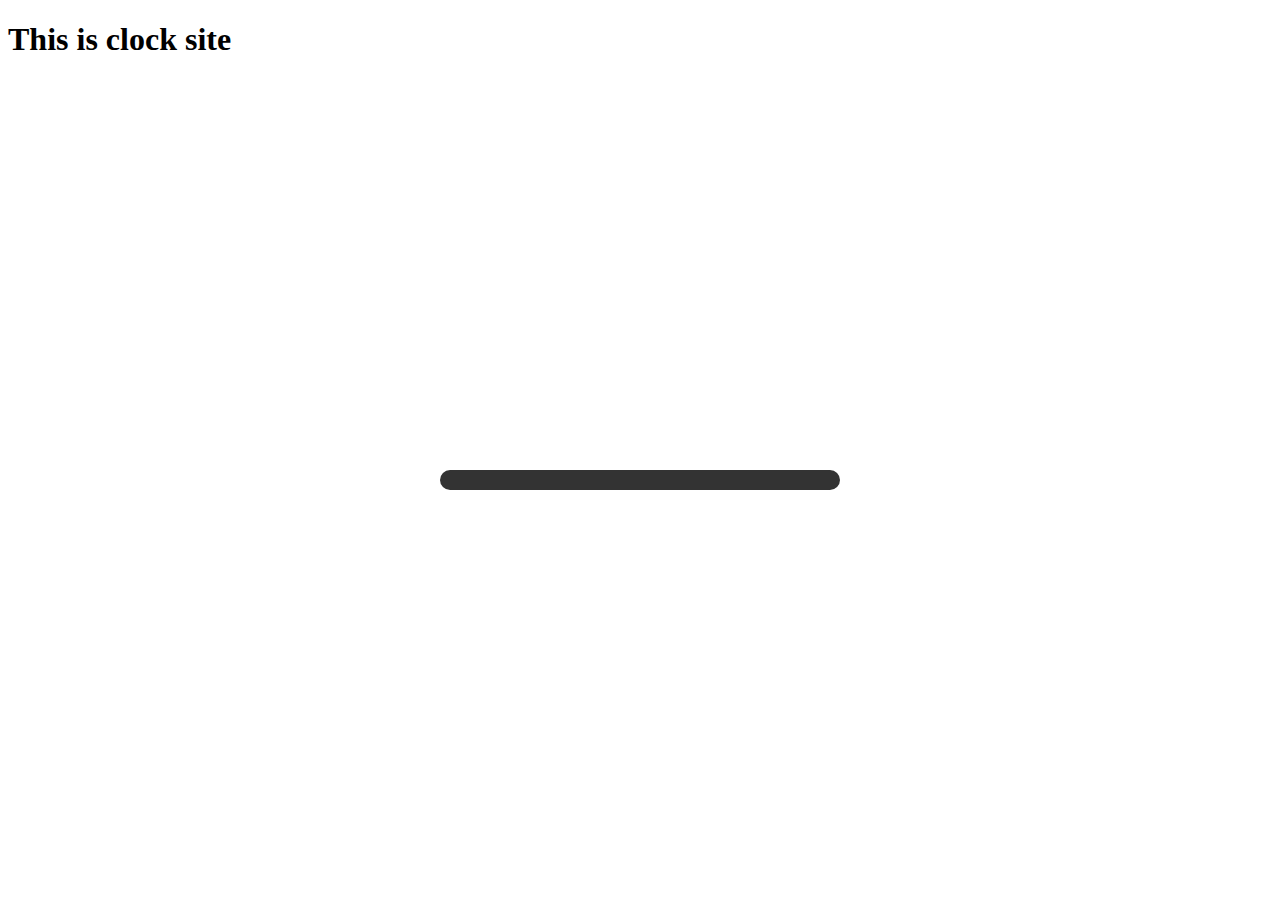
<file: clock/index.html>
<!DOCTYPE html>
<html lang="en" dir="ltr">
  <head>
    <meta charset="utf-8">
    <title>Digital Clock</title>
    <link rel="stylesheet" href="styles.css">
    <script src="script.js">
    </script>
  </head>
  <body>
    <div id="header">
      <h1>This is clock site</h1>
    </div>
    <div id="container">
      <p id="clock"></p>
    </div>
  </body>
</html>
</file>
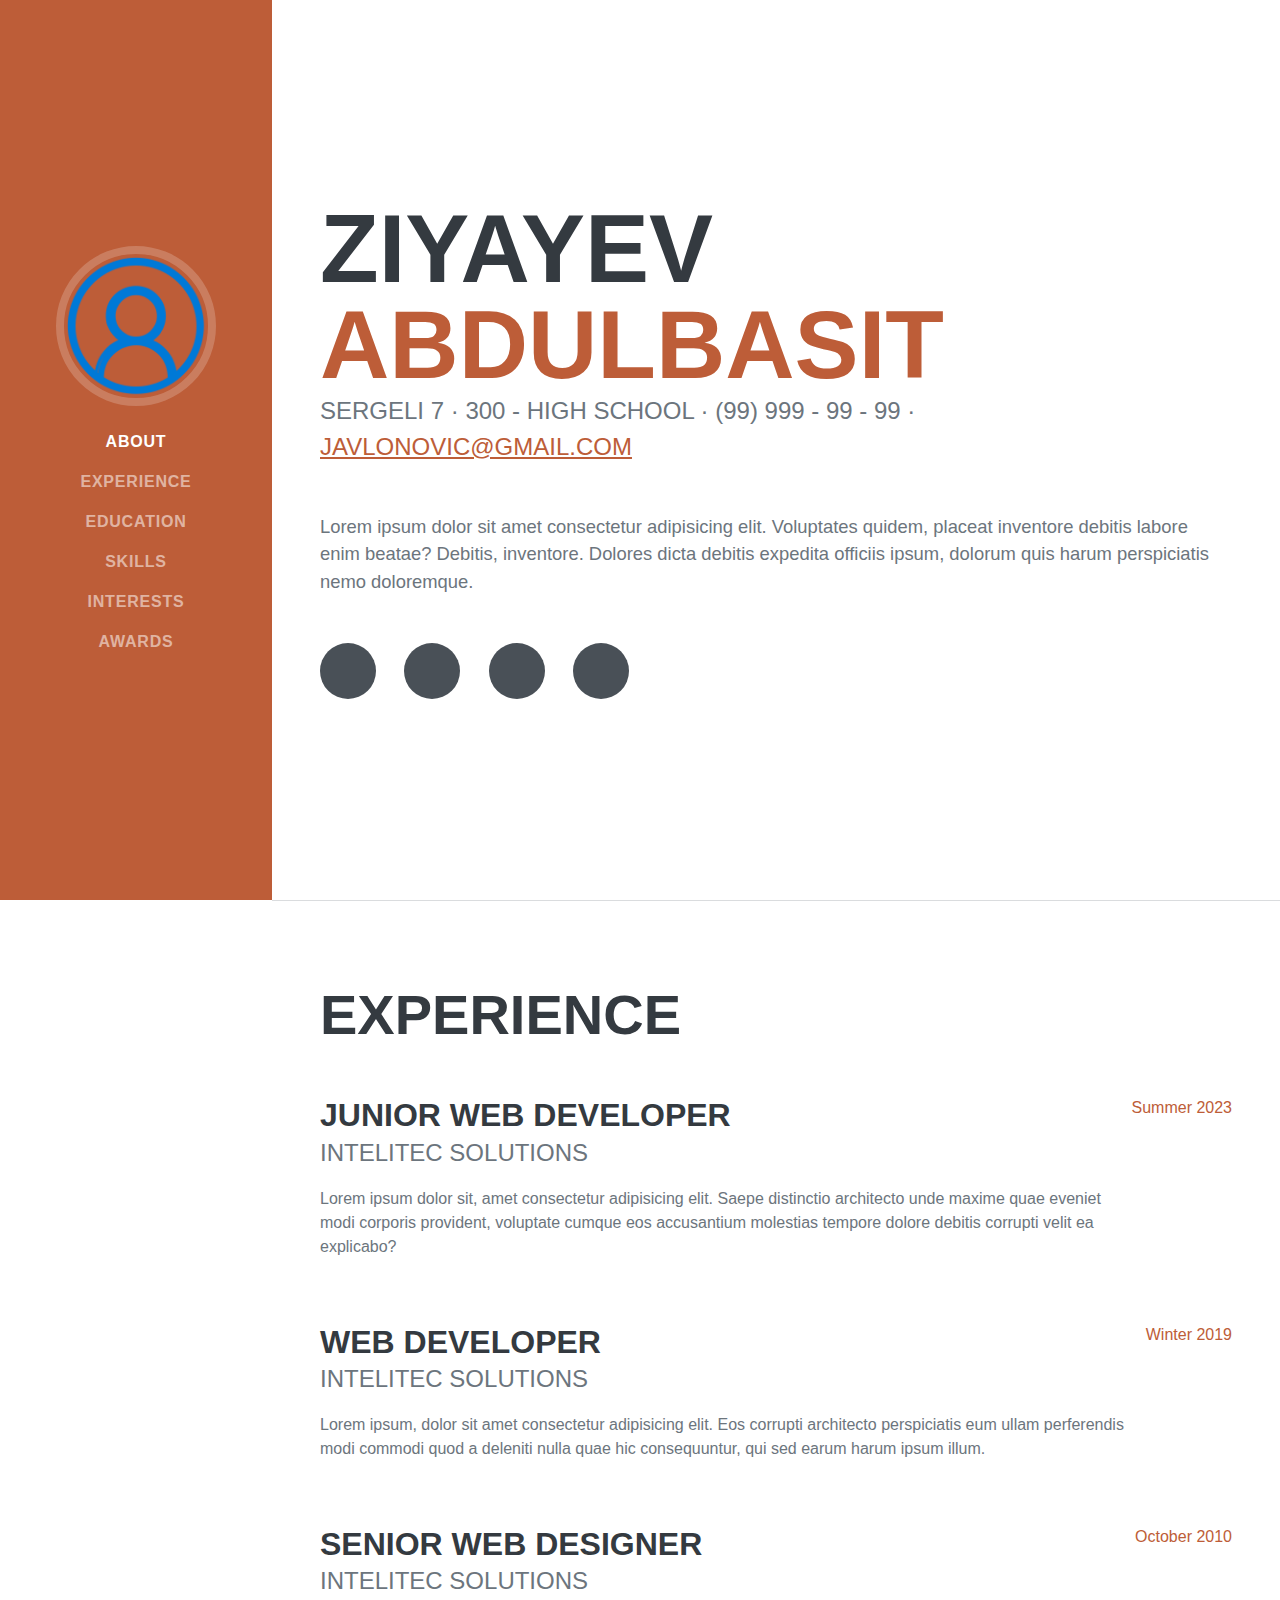
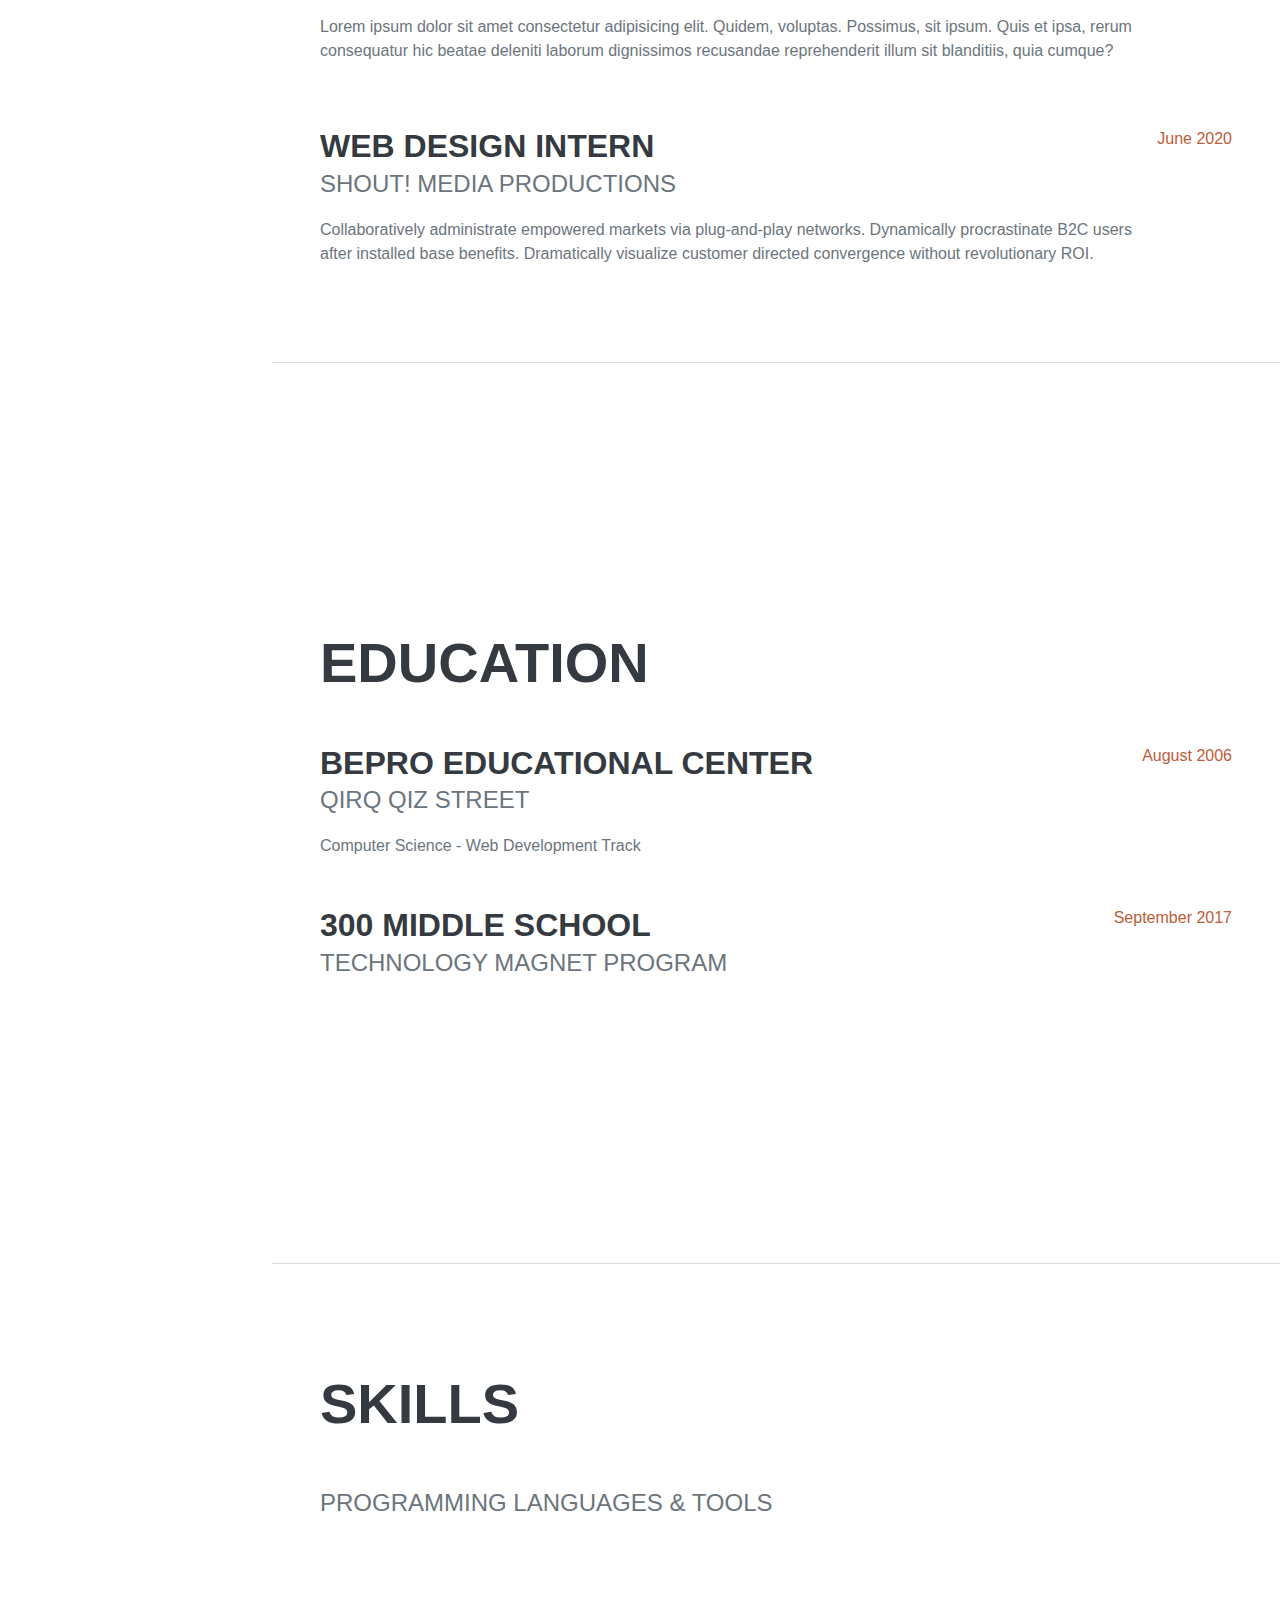
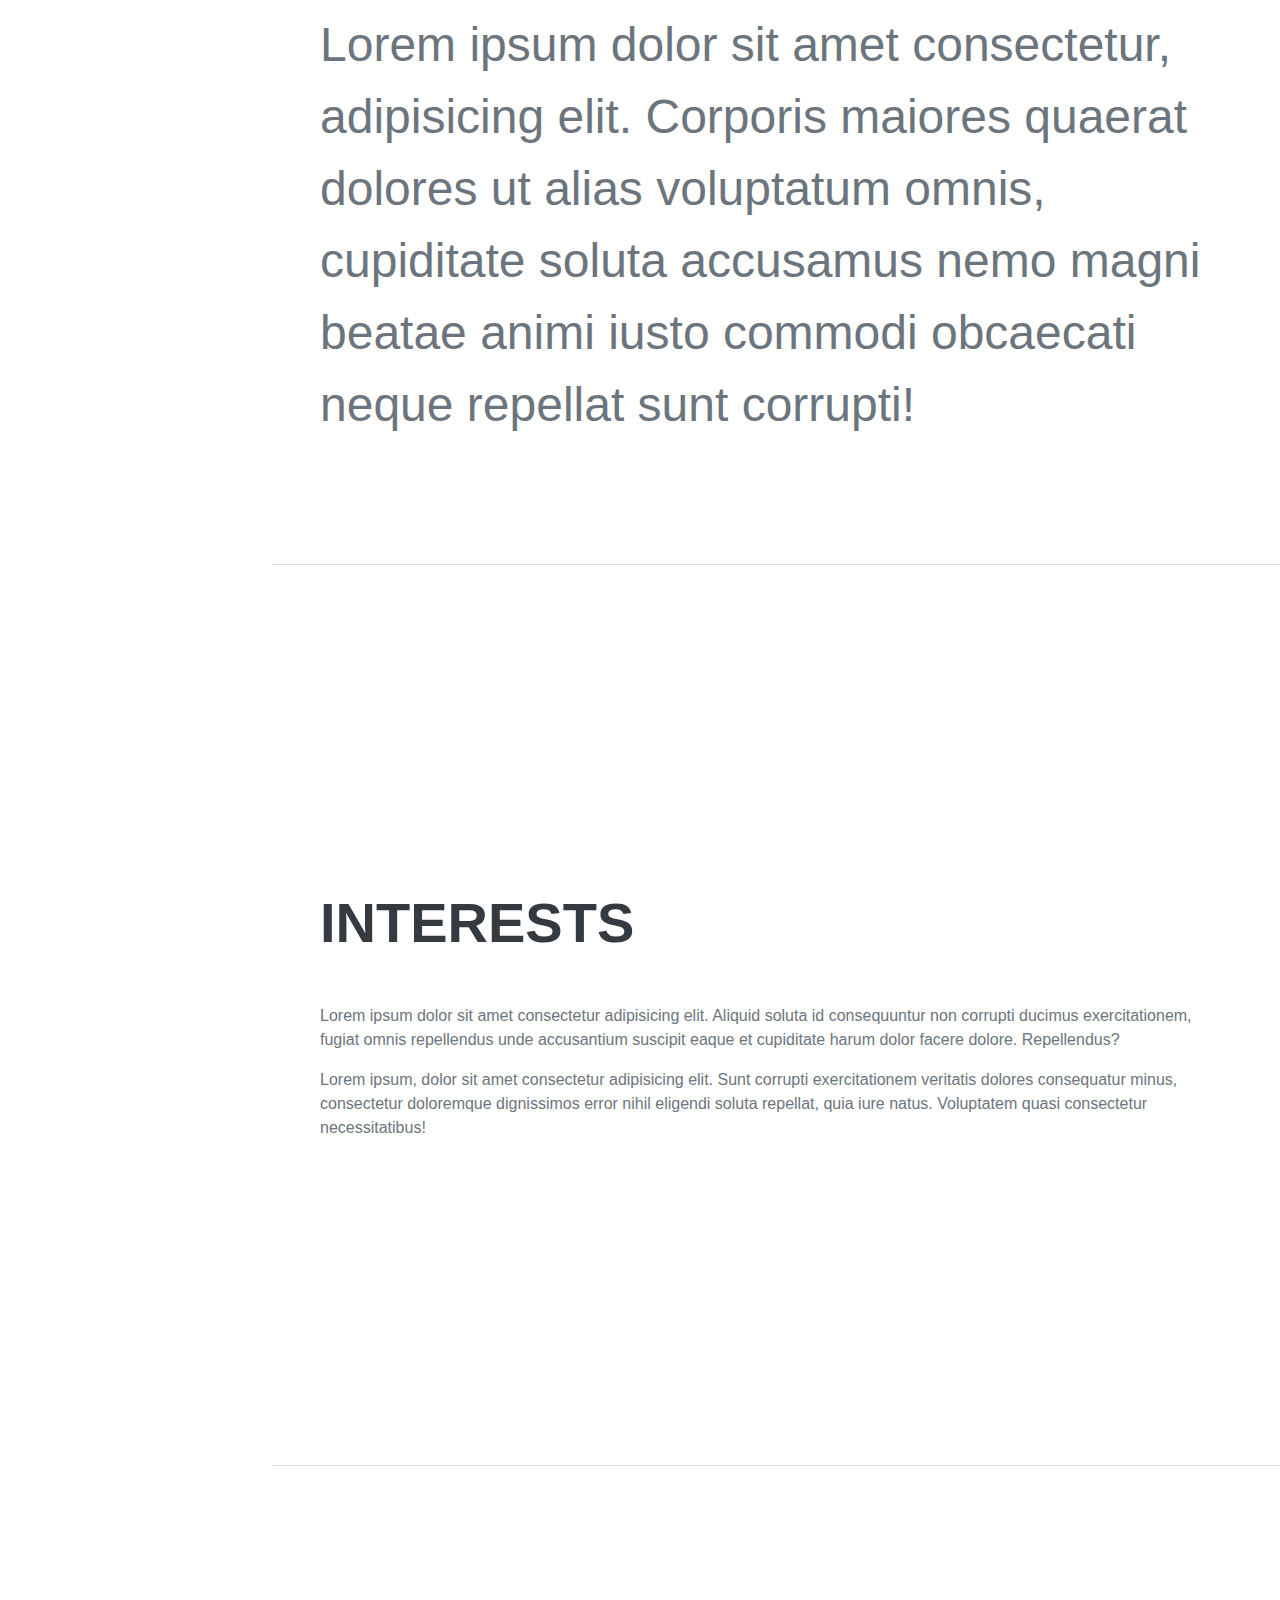
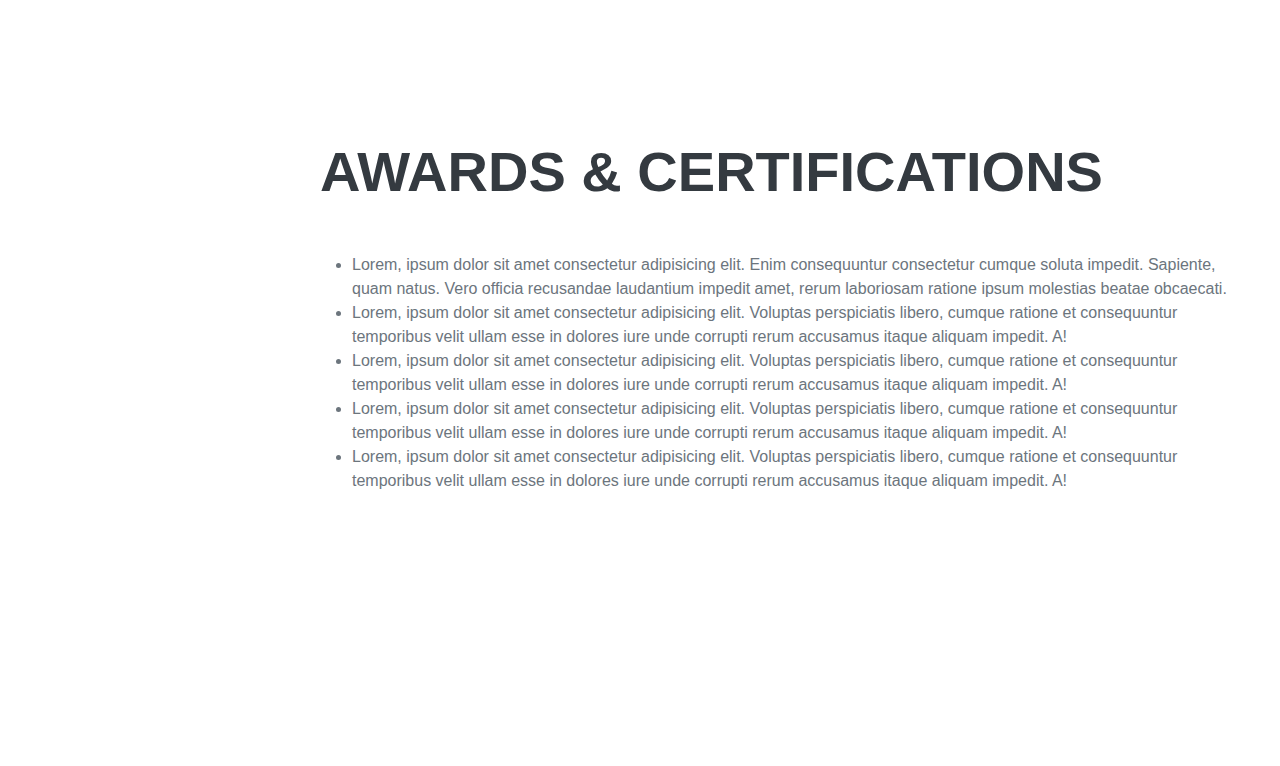
<file: resume siite/index.html>
<!DOCTYPE html>
<html lang="en">
    <head>
        <meta charset="utf-8" />
        <meta name="viewport" content="width=device-width, initial-scale=1, shrink-to-fit=no" />
        <meta name="description" content="" />
        <meta name="author" content="" />
        <title>Ziyayev Abdulbasit resume site</title>
        <link rel="icon" type="image/x-icon" href="assets/img/favicon.ico" />
       
       

        <link href="css/styles.css" rel="stylesheet" />
    </head>
    <body id="page-top">

        <nav class="navbar navbar-expand-lg navbar-dark bg-primary fixed-top" id="sideNav">
            <a class="navbar-brand js-scroll-trigger" href="#page-top">
                <span class="d-block d-lg-none">Ziyayev Abdulbasit</span>
                <span class="d-none d-lg-block"><img class="img-fluid img-profile rounded-circle mx-auto mb-2" src="assets/img/profile1.jpg" alt="..." /></span>
            </a>
            <button class="navbar-toggler" type="button" data-bs-toggle="collapse" data-bs-target="#navbarResponsive" aria-controls="navbarResponsive" aria-expanded="false" aria-label="Toggle navigation"><span class="navbar-toggler-icon"></span></button>
            <div class="collapse navbar-collapse" id="navbarResponsive">
                <ul class="navbar-nav">
                    <li class="nav-item"><a class="nav-link js-scroll-trigger" href="#about">About</a></li>
                    <li class="nav-item"><a class="nav-link js-scroll-trigger" href="#experience">Experience</a></li>
                    <li class="nav-item"><a class="nav-link js-scroll-trigger" href="#education">Education</a></li>
                    <li class="nav-item"><a class="nav-link js-scroll-trigger" href="#skills">Skills</a></li>
                    <li class="nav-item"><a class="nav-link js-scroll-trigger" href="#interests">Interests</a></li>
                    <li class="nav-item"><a class="nav-link js-scroll-trigger" href="#awards">Awards</a></li>
                </ul>
            </div>
        </nav>
        <!-- Page Content-->
        <div class="container-fluid p-0">
            <!-- About-->
            <section class="resume-section" id="about">
                <div class="resume-section-content">
                    <h1 class="mb-0">
                        Ziyayev
                        <span class="text-primary">Abdulbasit</span>
                    </h1>
                    <div class="subheading mb-5">
                       Sergeli 7 · 300 - high school · (99) 999 - 99 - 99 ·
                        <a href="javlonovic@gmail.com">javlonovic@gmail.com</a>
                    </div>
                    <p class="lead mb-5">Lorem ipsum dolor sit amet consectetur adipisicing elit. Voluptates quidem, placeat inventore debitis labore enim beatae? Debitis, inventore. Dolores dicta debitis expedita officiis ipsum, dolorum quis harum perspiciatis nemo doloremque.</p>
                    <div class="social-icons">
                        <a class="social-icon" href="#!"><i class="fab fa-linkedin-in"></i></a>
                        <a class="social-icon" href="#!"><i class="fab fa-github"></i></a>
                        <a class="social-icon" href="#!"><i class="fab fa-twitter"></i></a>
                        <a class="social-icon" href="#!"><i class="fab fa-facebook-f"></i></a>
                    </div>
                </div>
            </section>
            <hr class="m-0" />
            <!-- Experience-->
            <section class="resume-section" id="experience">
                <div class="resume-section-content">
                    <h2 class="mb-5">Experience</h2>
                    <div class="d-flex flex-column flex-md-row justify-content-between mb-5">
                        <div class="flex-grow-1">
                            <h3 class="mb-0">Junior Web Developer</h3>
                            <div class="subheading mb-3">Intelitec Solutions</div>
                            <p>Lorem ipsum dolor sit, amet consectetur adipisicing elit. Saepe distinctio architecto unde maxime quae eveniet modi corporis provident, voluptate cumque eos accusantium molestias tempore dolore debitis corrupti velit ea explicabo?</p>
                        </div>
                        <div class="flex-shrink-0"><span class="text-primary">Summer 2023</span></div>
                    </div>
                    <div class="d-flex flex-column flex-md-row justify-content-between mb-5">
                        <div class="flex-grow-1">
                            <h3 class="mb-0">Web Developer</h3>
                            <div class="subheading mb-3">Intelitec Solutions</div>
                            <p>Lorem ipsum, dolor sit amet consectetur adipisicing elit. Eos corrupti architecto perspiciatis eum ullam perferendis modi commodi quod a deleniti nulla quae hic consequuntur, qui sed earum harum ipsum illum.</p>
                        </div>
                        <div class="flex-shrink-0"><span class="text-primary">Winter 2019</span></div>
                    </div>
                    <div class="d-flex flex-column flex-md-row justify-content-between mb-5">
                        <div class="flex-grow-1">
                            <h3 class="mb-0">Senior Web Designer</h3>
                            <div class="subheading mb-3">Intelitec Solutions</div>
                            <p>Lorem ipsum dolor sit amet consectetur adipisicing elit. Quidem, voluptas. Possimus, sit ipsum. Quis et ipsa, rerum consequatur hic beatae deleniti laborum dignissimos recusandae reprehenderit illum sit blanditiis, quia cumque?</p>
                        </div>
                        <div class="flex-shrink-0"><span class="text-primary">October 2010</span></div>
                    </div>
                    <div class="d-flex flex-column flex-md-row justify-content-between">
                        <div class="flex-grow-1">
                            <h3 class="mb-0">Web Design Intern</h3>
                            <div class="subheading mb-3">Shout! Media Productions</div>
                            <p>Collaboratively administrate empowered markets via plug-and-play networks. Dynamically procrastinate B2C users after installed base benefits. Dramatically visualize customer directed convergence without revolutionary ROI.</p>
                        </div>
                        <div class="flex-shrink-0"><span class="text-primary">June 2020</span></div>
                    </div>
                </div>
            </section>
         <!--Expirience-->
            <hr class="m-0" />
            <section class="resume-section" id="education">
                <div class="resume-section-content">
                    <h2 class="mb-5">Education</h2>
                    <div class="d-flex flex-column flex-md-row justify-content-between mb-5">
                        <div class="flex-grow-1">
                            <h3 class="mb-0">BePro Educational center</h3>
                            <div class="subheading mb-3">Qirq Qiz street</div>
                            <div>Computer Science - Web Development Track</div>
                        </div>
                        <div class="flex-shrink-0"><span class="text-primary">August 2006</span></div>
                    </div>
                    <div class="d-flex flex-column flex-md-row justify-content-between">
                        <div class="flex-grow-1">
                            <h3 class="mb-0">300 Middle School</h3>
                            <div class="subheading mb-3">Technology Magnet Program</div>
                        </div>
                        <div class="flex-shrink-0"><span class="text-primary">September 2017</span></div>
                    </div>
                </div>
            </section>
            <hr class="m-0" />
            <!-- Skills-->
            <section class="resume-section" id="skills">
                <div class="resume-section-content">
                    <h2 class="mb-5">Skills</h2>
                    <div class="subheading mb-3">Programming Languages & Tools</div>
                    <ul class="list-inline dev-icons">
                        <li class="list-inline-item"><i class="fab fa-html5"></i></li>
                        <li class="list-inline-item"><i class="fab fa-css3-alt"></i></li>
                        <li class="list-inline-item"><i class="fab fa-js-square"></i></li>
                        <li class="list-inline-item"><i class="fab fa-react"></i></li>
                        <li class="list-inline-item"><i class="fab fa-node-js"></i></li>
                        <li class="list-inline-item"><i class="fab fa-npm"></i></li>
                    </uil>
                        <li>
                            <span class="fa-li"><i class="fas fa-check"></i></span>
                            Lorem ipsum dolor sit amet consectetur, adipisicing elit. Corporis maiores quaerat dolores ut alias voluptatum omnis, cupiditate soluta accusamus nemo magni beatae animi iusto commodi obcaecati neque repellat sunt corrupti!
                        </li>
                        
                    </ul>
                </div>
            </section>
            <hr class="m-0" />
            <!-- Interests-->
            <section class="resume-section" id="interests">
                <div class="resume-section-content">
                    <h2 class="mb-5">Interests</h2>
                    <p>Lorem ipsum dolor sit amet consectetur adipisicing elit. Aliquid soluta id consequuntur non corrupti ducimus exercitationem, fugiat omnis repellendus unde accusantium suscipit eaque et cupiditate harum dolor facere dolore. Repellendus?</p>
                    <p class="mb-0">Lorem ipsum, dolor sit amet consectetur adipisicing elit. Sunt corrupti exercitationem veritatis dolores consequatur minus, consectetur doloremque dignissimos error nihil eligendi soluta repellat, quia iure natus. Voluptatem quasi consectetur necessitatibus!</p>
                </div>
            </section>
            <hr class="m-0" />
            <!-- Awards-->
            <section class="resume-section" id="awards">
                <div class="resume-section-content">
                    <h2 class="mb-5">Awards & Certifications</h2>
                    <ul class="fa-ul mb-0">
                        <li>
                            <span class="fa-li"><i class="fas fa-trophy text-warning"></i></span>
                            Lorem, ipsum dolor sit amet consectetur adipisicing elit. Enim consequuntur consectetur cumque soluta impedit. Sapiente, quam natus. Vero officia recusandae laudantium impedit amet, rerum laboriosam ratione ipsum molestias beatae obcaecati.
                        </li>
                        <li>
                            <span class="fa-li"><i class="fas fa-trophy text-warning"></i></span>
                            Lorem, ipsum dolor sit amet consectetur adipisicing elit. Voluptas perspiciatis libero, cumque ratione et consequuntur temporibus velit ullam esse in dolores iure unde corrupti rerum accusamus itaque aliquam impedit. A!
                        </li>
                        <li>
                            <span class="fa-li"><i class="fas fa-trophy text-warning"></i></span>
                            Lorem, ipsum dolor sit amet consectetur adipisicing elit. Voluptas perspiciatis libero, cumque ratione et consequuntur temporibus velit ullam esse in dolores iure unde corrupti rerum accusamus itaque aliquam impedit. A!
                        </li>
                        <li>
                            <span class="fa-li"><i class="fas fa-trophy text-warning"></i></span>
                            Lorem, ipsum dolor sit amet consectetur adipisicing elit. Voluptas perspiciatis libero, cumque ratione et consequuntur temporibus velit ullam esse in dolores iure unde corrupti rerum accusamus itaque aliquam impedit. A!
                        </li>
                        <li>
                            <span class="fa-li"><i class="fas fa-trophy text-warning"></i></span>
                            Lorem, ipsum dolor sit amet consectetur adipisicing elit. Voluptas perspiciatis libero, cumque ratione et consequuntur temporibus velit ullam esse in dolores iure unde corrupti rerum accusamus itaque aliquam impedit. A!
                        </li>
                    </ul>
                </div>
            </section>
        </div>

        <script src="https://cdn.jsdelivr.net/npm/bootstrap@5.2.3/dist/js/bootstrap.bundle.min.js"></script>

        <script src="js/scripts.js"></script>
    </body>
</html>
</file>
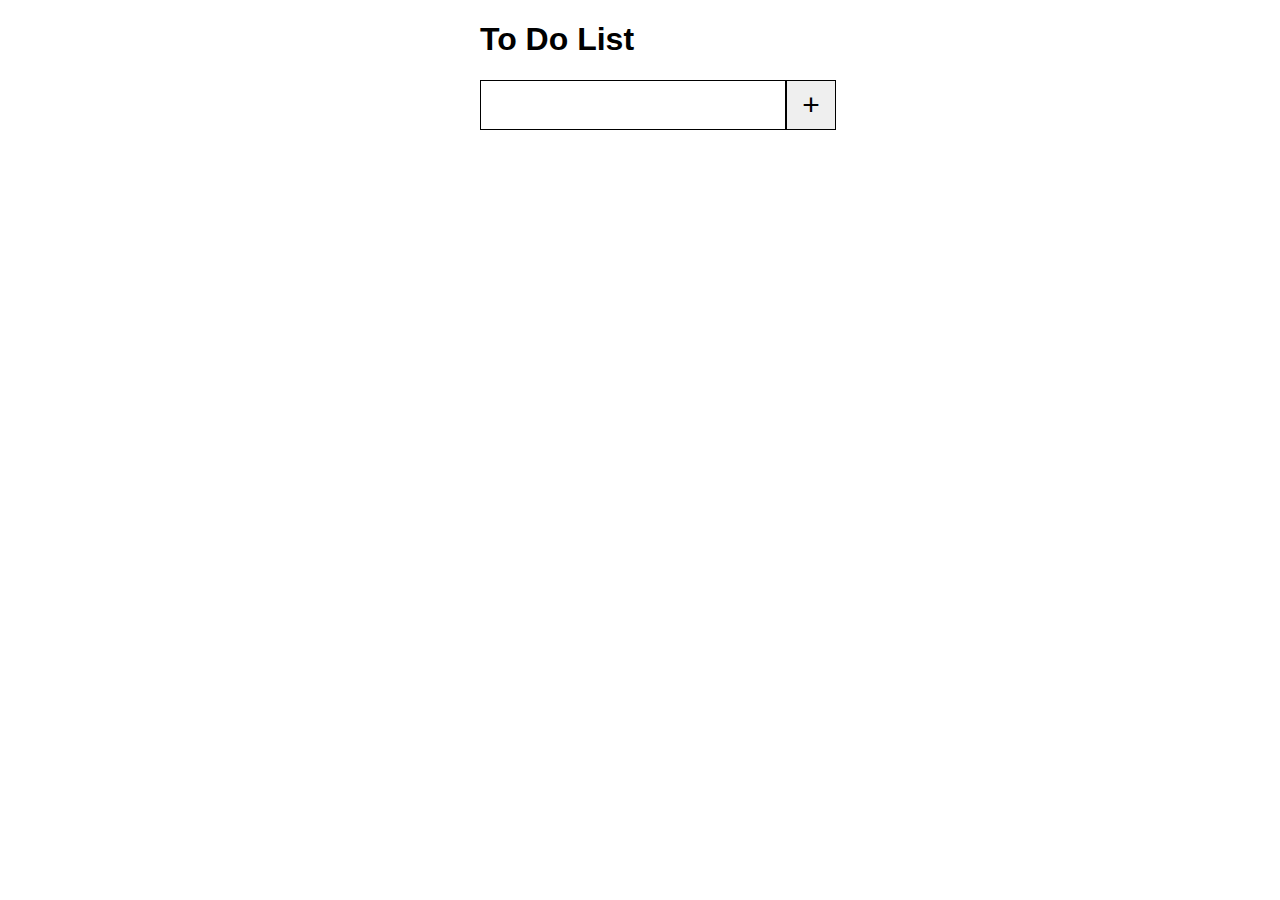
<file: todolist/index.html>
<!DOCTYPE html>
<html lang="en">
<head>
    <meta charset="UTF-8">
    <meta name="viewport" content="width=device-width, initial-scale=1.0">
    <link rel="stylesheet" href="style.css">
    <title>To Do List</title>
</head>
<body>
    <h1>To Do List</h1>
    <div class="container">
        <input id="inputField" type="text"><button id="addToDo">+</button>
        <div class="to-dos" id="toDoContainer">
        </div>
    </div>
    <script src="main.js"></script>
</body>
</html>
</file>
<file: clock/styles.css>
#container{
  min-height: 800px;
  position: relative;
}
#clock{
  text-align: center;
  font-size:72px;
  background-color: #333333;
  color: #fff;
  min-width: 380px;
  padding: 10px;
  border-radius: 10px;
  margin: 0 auto;
  position: absolute;
  top: 50%;
  left: 50%;
  transform: translate(-50%, -50%);
}
</file>
<file: resume siite/css/styles.css>
@charset "UTF-8";
:root {
  --bs-blue: #0d6efd;
  --bs-indigo: #6610f2;
  --bs-purple: #6f42c1;
  --bs-pink: #d63384;
  --bs-red: #dc3545;
  --bs-orange: #bd5d38;
  --bs-yellow: #ffc107;
  --bs-green: #198754;
  --bs-teal: #20c997;
  --bs-cyan: #0dcaf0;
  --bs-black: #000;
  --bs-white: #fff;
  --bs-gray: #6c757d;
  --bs-gray-dark: #343a40;
  --bs-gray-100: #f8f9fa;
  --bs-gray-200: #e9ecef;
  --bs-gray-300: #dee2e6;
  --bs-gray-400: #ced4da;
  --bs-gray-500: #adb5bd;
  --bs-gray-600: #6c757d;
  --bs-gray-700: #495057;
  --bs-gray-800: #343a40;
  --bs-gray-900: #212529;
  --bs-primary: #bd5d38;
  --bs-secondary: #6c757d;
  --bs-success: #198754;
  --bs-info: #0dcaf0;
  --bs-warning: #ffc107;
  --bs-danger: #dc3545;
  --bs-light: #f8f9fa;
  --bs-dark: #212529;
  --bs-primary-rgb: 189, 93, 56;
  --bs-secondary-rgb: 108, 117, 125;
  --bs-success-rgb: 25, 135, 84;
  --bs-info-rgb: 13, 202, 240;
  --bs-warning-rgb: 255, 193, 7;
  --bs-danger-rgb: 220, 53, 69;
  --bs-light-rgb: 248, 249, 250;
  --bs-dark-rgb: 33, 37, 41;
  --bs-white-rgb: 255, 255, 255;
  --bs-black-rgb: 0, 0, 0;
  --bs-body-color-rgb: 33, 37, 41;
  --bs-body-bg-rgb: 255, 255, 255;
  --bs-font-sans-serif: system-ui, -apple-system, "Segoe UI", Roboto, "Helvetica Neue", "Noto Sans", "Liberation Sans", Arial, sans-serif, "Apple Color Emoji", "Segoe UI Emoji", "Segoe UI Symbol", "Noto Color Emoji";
  --bs-font-monospace: SFMono-Regular, Menlo, Monaco, Consolas, "Liberation Mono", "Courier New", monospace;
  --bs-gradient: linear-gradient(180deg, rgba(255, 255, 255, 0.15), rgba(255, 255, 255, 0));
  --bs-body-font-family: Muli, -apple-system, BlinkMacSystemFont, Segoe UI, Roboto, Helvetica Neue, Arial, sans-serif, Apple Color Emoji, Segoe UI Emoji, Segoe UI Symbol, Noto Color Emoji;
  --bs-body-font-size: 1rem;
  --bs-body-font-weight: 400;
  --bs-body-line-height: 1.5;
  --bs-body-color: #212529;
  --bs-body-bg: #fff;
  --bs-border-width: 1px;
  --bs-border-style: solid;
  --bs-border-color: #dee2e6;
  --bs-border-color-translucent: rgba(0, 0, 0, 0.175);
  --bs-border-radius: 0.375rem;
  --bs-border-radius-sm: 0.25rem;
  --bs-border-radius-lg: 0.5rem;
  --bs-border-radius-xl: 1rem;
  --bs-border-radius-2xl: 2rem;
  --bs-border-radius-pill: 50rem;
  --bs-link-color: #bd5d38;
  --bs-link-hover-color: #974a2d;
  --bs-code-color: #d63384;
  --bs-highlight-bg: #fff3cd;
}

*,
*::before,
*::after {
  box-sizing: border-box;
}

@media (prefers-reduced-motion: no-preference) {
  :root {
    scroll-behavior: smooth;
  }
}

body {
  margin: 0;
  font-family: var(--bs-body-font-family);
  font-size: var(--bs-body-font-size);
  font-weight: var(--bs-body-font-weight);
  line-height: var(--bs-body-line-height);
  color: var(--bs-body-color);
  text-align: var(--bs-body-text-align);
  background-color: var(--bs-body-bg);
  -webkit-text-size-adjust: 100%;
  -webkit-tap-highlight-color: rgba(0, 0, 0, 0);
}

hr {
  margin: 1rem 0;
  color: inherit;
  border: 0;
  border-top: 1px solid;
  opacity: 0.25;
}

h6, .h6, h5, .h5, h4, .h4, h3, .h3, h2, .h2, h1, .h1 {
  margin-top: 0;
  margin-bottom: 0.5rem;
  font-family: "Saira Extra Condensed", -apple-system, BlinkMacSystemFont, "Segoe UI", Roboto, "Helvetica Neue", Arial, sans-serif, "Apple Color Emoji", "Segoe UI Emoji", "Segoe UI Symbol", "Noto Color Emoji";
  font-weight: 700;
  line-height: 1.2;
  color: #343a40;
}

h1, .h1 {
  font-size: calc(1.725rem + 5.7vw);
}
@media (min-width: 1200px) {
  h1, .h1 {
    font-size: 6rem;
  }
}

h2, .h2 {
  font-size: calc(1.475rem + 2.7vw);
}
@media (min-width: 1200px) {
  h2, .h2 {
    font-size: 3.5rem;
  }
}

h3, .h3 {
  font-size: calc(1.325rem + 0.9vw);
}
@media (min-width: 1200px) {
  h3, .h3 {
    font-size: 2rem;
  }
}

h4, .h4 {
  font-size: calc(1.275rem + 0.3vw);
}
@media (min-width: 1200px) {
  h4, .h4 {
    font-size: 1.5rem;
  }
}

h5, .h5 {
  font-size: 1.25rem;
}

h6, .h6 {
  font-size: 1rem;
}

p {
  margin-top: 0;
  margin-bottom: 1rem;
}

abbr[title] {
  -webkit-text-decoration: underline dotted;
          text-decoration: underline dotted;
  cursor: help;
  -webkit-text-decoration-skip-ink: none;
          text-decoration-skip-ink: none;
}

address {
  margin-bottom: 1rem;
  font-style: normal;
  line-height: inherit;
}

ol,
ul {
  padding-left: 2rem;
}

ol,
ul,
dl {
  margin-top: 0;
  margin-bottom: 1rem;
}

ol ol,
ul ul,
ol ul,
ul ol {
  margin-bottom: 0;
}

dt {
  font-weight: 700;
}

dd {
  margin-bottom: 0.5rem;
  margin-left: 0;
}

blockquote {
  margin: 0 0 1rem;
}

b,
strong {
  font-weight: bolder;
}

small, .small {
  font-size: 0.875em;
}

mark, .mark {
  padding: 0.1875em;
  background-color: var(--bs-highlight-bg);
}

sub,
sup {
  position: relative;
  font-size: 0.75em;
  line-height: 0;
  vertical-align: baseline;
}

sub {
  bottom: -0.25em;
}

sup {
  top: -0.5em;
}

a {
  color: var(--bs-link-color);
  text-decoration: underline;
}
a:hover {
  color: var(--bs-link-hover-color);
}

a:not([href]):not([class]), a:not([href]):not([class]):hover {
  color: inherit;
  text-decoration: none;
}

pre,
code,
kbd,
samp {
  font-family: var(--bs-font-monospace);
  font-size: 1em;
}

pre {
  display: block;
  margin-top: 0;
  margin-bottom: 1rem;
  overflow: auto;
  font-size: 0.875em;
}
pre code {
  font-size: inherit;
  color: inherit;
  word-break: normal;
}

code {
  font-size: 0.875em;
  color: var(--bs-code-color);
  word-wrap: break-word;
}
a > code {
  color: inherit;
}

kbd {
  padding: 0.1875rem 0.375rem;
  font-size: 0.875em;
  color: var(--bs-body-bg);
  background-color: var(--bs-body-color);
  border-radius: 0.25rem;
}
kbd kbd {
  padding: 0;
  font-size: 1em;
}

figure {
  margin: 0 0 1rem;
}

img,
svg {
  vertical-align: middle;
}

table {
  caption-side: bottom;
  border-collapse: collapse;
}

caption {
  padding-top: 0.5rem;
  padding-bottom: 0.5rem;
  color: #6c757d;
  text-align: left;
}

th {
  text-align: inherit;
  text-align: -webkit-match-parent;
}

thead,
tbody,
tfoot,
tr,
td,
th {
  border-color: inherit;
  border-style: solid;
  border-width: 0;
}

label {
  display: inline-block;
}

button {
  border-radius: 0;
}

button:focus:not(:focus-visible) {
  outline: 0;
}

input,
button,
select,
optgroup,
textarea {
  margin: 0;
  font-family: inherit;
  font-size: inherit;
  line-height: inherit;
}

button,
select {
  text-transform: none;
}

[role=button] {
  cursor: pointer;
}

select {
  word-wrap: normal;
}
select:disabled {
  opacity: 1;
}

[list]:not([type=date]):not([type=datetime-local]):not([type=month]):not([type=week]):not([type=time])::-webkit-calendar-picker-indicator {
  display: none !important;
}

button,
[type=button],
[type=reset],
[type=submit] {
-webkit-appearance: button;
}
button:not(:disabled),
[type=button]:not(:disabled),
[type=reset]:not(:disabled),
[type=submit]:not(:disabled) {
  cursor: pointer;
}

::-moz-focus-inner {
  padding: 0;
  border-style: none;
}

textarea {
  resize: vertical;
}

fieldset {
  min-width: 0;
  padding: 0;
  margin: 0;
  border: 0;
}

legend {
  float: left;
  width: 100%;
  padding: 0;
  margin-bottom: 0.5rem;
  font-size: calc(1.275rem + 0.3vw);
  line-height: inherit;
}
@media (min-width: 1200px) {
  legend {
    font-size: 1.5rem;
  }
}
legend + * {
  clear: left;
}

::-webkit-datetime-edit-fields-wrapper,
::-webkit-datetime-edit-text,
::-webkit-datetime-edit-minute,
::-webkit-datetime-edit-hour-field,
::-webkit-datetime-edit-day-field,
::-webkit-datetime-edit-month-field,
::-webkit-datetime-edit-year-field {
  padding: 0;
}

::-webkit-inner-spin-button {
  height: auto;
}

[type=search] {
  outline-offset: -2px;
  -webkit-appearance: textfield;
}

/* rtl:raw:
[type="tel"],
[type="url"],
[type="email"],
[type="number"] {
  direction: ltr;
}
*/
::-webkit-search-decoration {
  -webkit-appearance: none;
}

::-webkit-color-swatch-wrapper {
  padding: 0;
}

::file-selector-button {
  font: inherit;
  -webkit-appearance: button;
}

output {
  display: inline-block;
}

iframe {
  border: 0;
}

summary {
  display: list-item;
  cursor: pointer;
}

progress {
  vertical-align: baseline;
}

[hidden] {
  display: none !important;
}

.lead {
  font-size: 1.25rem;
  font-weight: 300;
}

.display-1 {
  font-size: calc(1.625rem + 4.5vw);
  font-weight: 300;
  line-height: 1.2;
}
@media (min-width: 1200px) {
  .display-1 {
    font-size: 5rem;
  }
}

.display-2 {
  font-size: calc(1.575rem + 3.9vw);
  font-weight: 300;
  line-height: 1.2;
}
@media (min-width: 1200px) {
  .display-2 {
    font-size: 4.5rem;
  }
}

.display-3 {
  font-size: calc(1.525rem + 3.3vw);
  font-weight: 300;
  line-height: 1.2;
}
@media (min-width: 1200px) {
  .display-3 {
    font-size: 4rem;
  }
}

.display-4 {
  font-size: calc(1.475rem + 2.7vw);
  font-weight: 300;
  line-height: 1.2;
}
@media (min-width: 1200px) {
  .display-4 {
    font-size: 3.5rem;
  }
}

.display-5 {
  font-size: calc(1.425rem + 2.1vw);
  font-weight: 300;
  line-height: 1.2;
}
@media (min-width: 1200px) {
  .display-5 {
    font-size: 3rem;
  }
}

.display-6 {
  font-size: calc(1.375rem + 1.5vw);
  font-weight: 300;
  line-height: 1.2;
}
@media (min-width: 1200px) {
  .display-6 {
    font-size: 2.5rem;
  }
}

.list-unstyled {
  padding-left: 0;
  list-style: none;
}

.list-inline {
  padding-left: 0;
  list-style: none;
}

.list-inline-item {
  display: inline-block;
}
.list-inline-item:not(:last-child) {
  margin-right: 0.5rem;
}

.initialism {
  font-size: 0.875em;
  text-transform: uppercase;
}

.blockquote {
  margin-bottom: 1rem;
  font-size: 1.25rem;
}
.blockquote > :last-child {
  margin-bottom: 0;
}

.blockquote-footer {
  margin-top: -1rem;
  margin-bottom: 1rem;
  font-size: 0.875em;
  color: #6c757d;
}
.blockquote-footer::before {
  content: "— ";
}

.img-fluid {
  max-width: 100%;
  height: auto;
}

.img-thumbnail {
  padding: 0.25rem;
  background-color: #fff;
  border: 1px solid var(--bs-border-color);
  border-radius: 0.375rem;
  max-width: 100%;
  height: auto;
}

.figure {
  display: inline-block;
}

.figure-img {
  margin-bottom: 0.5rem;
  line-height: 1;
}

.figure-caption {
  font-size: 0.875em;
  color: #6c757d;
}

.container,
.container-fluid,
.container-xxl,
.container-xl,
.container-lg,
.container-md,
.container-sm {
  --bs-gutter-x: 1.5rem;
  --bs-gutter-y: 0;
  width: 100%;
  padding-right: calc(var(--bs-gutter-x) * 0.5);
  padding-left: calc(var(--bs-gutter-x) * 0.5);
  margin-right: auto;
  margin-left: auto;
}

@media (min-width: 576px) {
  .container-sm, .container {
    max-width: 540px;
  }
}
@media (min-width: 768px) {
  .container-md, .container-sm, .container {
    max-width: 720px;
  }
}
@media (min-width: 992px) {
  .container-lg, .container-md, .container-sm, .container {
    max-width: 960px;
  }
}
@media (min-width: 1200px) {
  .container-xl, .container-lg, .container-md, .container-sm, .container {
    max-width: 1140px;
  }
}
@media (min-width: 1400px) {
  .container-xxl, .container-xl, .container-lg, .container-md, .container-sm, .container {
    max-width: 1320px;
  }
}
.row {
  --bs-gutter-x: 1.5rem;
  --bs-gutter-y: 0;
  display: flex;
  flex-wrap: wrap;
  margin-top: calc(-1 * var(--bs-gutter-y));
  margin-right: calc(-0.5 * var(--bs-gutter-x));
  margin-left: calc(-0.5 * var(--bs-gutter-x));
}
.row > * {
  flex-shrink: 0;
  width: 100%;
  max-width: 100%;
  padding-right: calc(var(--bs-gutter-x) * 0.5);
  padding-left: calc(var(--bs-gutter-x) * 0.5);
  margin-top: var(--bs-gutter-y);
}

.col {
  flex: 1 0 0%;
}

.row-cols-auto > * {
  flex: 0 0 auto;
  width: auto;
}

.row-cols-1 > * {
  flex: 0 0 auto;
  width: 100%;
}

.row-cols-2 > * {
  flex: 0 0 auto;
  width: 50%;
}

.row-cols-3 > * {
  flex: 0 0 auto;
  width: 33.3333333333%;
}

.row-cols-4 > * {
  flex: 0 0 auto;
  width: 25%;
}

.row-cols-5 > * {
  flex: 0 0 auto;
  width: 20%;
}

.row-cols-6 > * {
  flex: 0 0 auto;
  width: 16.6666666667%;
}

.col-auto {
  flex: 0 0 auto;
  width: auto;
}

.col-1 {
  flex: 0 0 auto;
  width: 8.33333333%;
}

.col-2 {
  flex: 0 0 auto;
  width: 16.66666667%;
}

.col-3 {
  flex: 0 0 auto;
  width: 25%;
}

.col-4 {
  flex: 0 0 auto;
  width: 33.33333333%;
}

.col-5 {
  flex: 0 0 auto;
  width: 41.66666667%;
}

.col-6 {
  flex: 0 0 auto;
  width: 50%;
}

.col-7 {
  flex: 0 0 auto;
  width: 58.33333333%;
}

.col-8 {
  flex: 0 0 auto;
  width: 66.66666667%;
}

.col-9 {
  flex: 0 0 auto;
  width: 75%;
}

.col-10 {
  flex: 0 0 auto;
  width: 83.33333333%;
}

.col-11 {
  flex: 0 0 auto;
  width: 91.66666667%;
}

.col-12 {
  flex: 0 0 auto;
  width: 100%;
}

.offset-1 {
  margin-left: 8.33333333%;
}

.offset-2 {
  margin-left: 16.66666667%;
}

.offset-3 {
  margin-left: 25%;
}

.offset-4 {
  margin-left: 33.33333333%;
}

.offset-5 {
  margin-left: 41.66666667%;
}

.offset-6 {
  margin-left: 50%;
}

.offset-7 {
  margin-left: 58.33333333%;
}

.offset-8 {
  margin-left: 66.66666667%;
}

.offset-9 {
  margin-left: 75%;
}

.offset-10 {
  margin-left: 83.33333333%;
}

.offset-11 {
  margin-left: 91.66666667%;
}

.g-0,
.gx-0 {
  --bs-gutter-x: 0;
}

.g-0,
.gy-0 {
  --bs-gutter-y: 0;
}

.g-1,
.gx-1 {
  --bs-gutter-x: 0.25rem;
}

.g-1,
.gy-1 {
  --bs-gutter-y: 0.25rem;
}

.g-2,
.gx-2 {
  --bs-gutter-x: 0.5rem;
}

.g-2,
.gy-2 {
  --bs-gutter-y: 0.5rem;
}

.g-3,
.gx-3 {
  --bs-gutter-x: 1rem;
}

.g-3,
.gy-3 {
  --bs-gutter-y: 1rem;
}

.g-4,
.gx-4 {
  --bs-gutter-x: 1.5rem;
}

.g-4,
.gy-4 {
  --bs-gutter-y: 1.5rem;
}

.g-5,
.gx-5 {
  --bs-gutter-x: 3rem;
}

.g-5,
.gy-5 {
  --bs-gutter-y: 3rem;
}

@media (min-width: 576px) {
  .col-sm {
    flex: 1 0 0%;
  }
  .row-cols-sm-auto > * {
    flex: 0 0 auto;
    width: auto;
  }
  .row-cols-sm-1 > * {
    flex: 0 0 auto;
    width: 100%;
  }
  .row-cols-sm-2 > * {
    flex: 0 0 auto;
    width: 50%;
  }
  .row-cols-sm-3 > * {
    flex: 0 0 auto;
    width: 33.3333333333%;
  }
  .row-cols-sm-4 > * {
    flex: 0 0 auto;
    width: 25%;
  }
  .row-cols-sm-5 > * {
    flex: 0 0 auto;
    width: 20%;
  }
  .row-cols-sm-6 > * {
    flex: 0 0 auto;
    width: 16.6666666667%;
  }
  .col-sm-auto {
    flex: 0 0 auto;
    width: auto;
  }
  .col-sm-1 {
    flex: 0 0 auto;
    width: 8.33333333%;
  }
  .col-sm-2 {
    flex: 0 0 auto;
    width: 16.66666667%;
  }
  .col-sm-3 {
    flex: 0 0 auto;
    width: 25%;
  }
  .col-sm-4 {
    flex: 0 0 auto;
    width: 33.33333333%;
  }
  .col-sm-5 {
    flex: 0 0 auto;
    width: 41.66666667%;
  }
  .col-sm-6 {
    flex: 0 0 auto;
    width: 50%;
  }
  .col-sm-7 {
    flex: 0 0 auto;
    width: 58.33333333%;
  }
  .col-sm-8 {
    flex: 0 0 auto;
    width: 66.66666667%;
  }
  .col-sm-9 {
    flex: 0 0 auto;
    width: 75%;
  }
  .col-sm-10 {
    flex: 0 0 auto;
    width: 83.33333333%;
  }
  .col-sm-11 {
    flex: 0 0 auto;
    width: 91.66666667%;
  }
  .col-sm-12 {
    flex: 0 0 auto;
    width: 100%;
  }
  .offset-sm-0 {
    margin-left: 0;
  }
  .offset-sm-1 {
    margin-left: 8.33333333%;
  }
  .offset-sm-2 {
    margin-left: 16.66666667%;
  }
  .offset-sm-3 {
    margin-left: 25%;
  }
  .offset-sm-4 {
    margin-left: 33.33333333%;
  }
  .offset-sm-5 {
    margin-left: 41.66666667%;
  }
  .offset-sm-6 {
    margin-left: 50%;
  }
  .offset-sm-7 {
    margin-left: 58.33333333%;
  }
  .offset-sm-8 {
    margin-left: 66.66666667%;
  }
  .offset-sm-9 {
    margin-left: 75%;
  }
  .offset-sm-10 {
    margin-left: 83.33333333%;
  }
  .offset-sm-11 {
    margin-left: 91.66666667%;
  }
  .g-sm-0,
  .gx-sm-0 {
    --bs-gutter-x: 0;
  }
  .g-sm-0,
  .gy-sm-0 {
    --bs-gutter-y: 0;
  }
  .g-sm-1,
  .gx-sm-1 {
    --bs-gutter-x: 0.25rem;
  }
  .g-sm-1,
  .gy-sm-1 {
    --bs-gutter-y: 0.25rem;
  }
  .g-sm-2,
  .gx-sm-2 {
    --bs-gutter-x: 0.5rem;
  }
  .g-sm-2,
  .gy-sm-2 {
    --bs-gutter-y: 0.5rem;
  }
  .g-sm-3,
  .gx-sm-3 {
    --bs-gutter-x: 1rem;
  }
  .g-sm-3,
  .gy-sm-3 {
    --bs-gutter-y: 1rem;
  }
  .g-sm-4,
  .gx-sm-4 {
    --bs-gutter-x: 1.5rem;
  }
  .g-sm-4,
  .gy-sm-4 {
    --bs-gutter-y: 1.5rem;
  }
  .g-sm-5,
  .gx-sm-5 {
    --bs-gutter-x: 3rem;
  }
  .g-sm-5,
  .gy-sm-5 {
    --bs-gutter-y: 3rem;
  }
}
@media (min-width: 768px) {
  .col-md {
    flex: 1 0 0%;
  }
  .row-cols-md-auto > * {
    flex: 0 0 auto;
    width: auto;
  }
  .row-cols-md-1 > * {
    flex: 0 0 auto;
    width: 100%;
  }
  .row-cols-md-2 > * {
    flex: 0 0 auto;
    width: 50%;
  }
  .row-cols-md-3 > * {
    flex: 0 0 auto;
    width: 33.3333333333%;
  }
  .row-cols-md-4 > * {
    flex: 0 0 auto;
    width: 25%;
  }
  .row-cols-md-5 > * {
    flex: 0 0 auto;
    width: 20%;
  }
  .row-cols-md-6 > * {
    flex: 0 0 auto;
    width: 16.6666666667%;
  }
  .col-md-auto {
    flex: 0 0 auto;
    width: auto;
  }
  .col-md-1 {
    flex: 0 0 auto;
    width: 8.33333333%;
  }
  .col-md-2 {
    flex: 0 0 auto;
    width: 16.66666667%;
  }
  .col-md-3 {
    flex: 0 0 auto;
    width: 25%;
  }
  .col-md-4 {
    flex: 0 0 auto;
    width: 33.33333333%;
  }
  .col-md-5 {
    flex: 0 0 auto;
    width: 41.66666667%;
  }
  .col-md-6 {
    flex: 0 0 auto;
    width: 50%;
  }
  .col-md-7 {
    flex: 0 0 auto;
    width: 58.33333333%;
  }
  .col-md-8 {
    flex: 0 0 auto;
    width: 66.66666667%;
  }
  .col-md-9 {
    flex: 0 0 auto;
    width: 75%;
  }
  .col-md-10 {
    flex: 0 0 auto;
    width: 83.33333333%;
  }
  .col-md-11 {
    flex: 0 0 auto;
    width: 91.66666667%;
  }
  .col-md-12 {
    flex: 0 0 auto;
    width: 100%;
  }
  .offset-md-0 {
    margin-left: 0;
  }
  .offset-md-1 {
    margin-left: 8.33333333%;
  }
  .offset-md-2 {
    margin-left: 16.66666667%;
  }
  .offset-md-3 {
    margin-left: 25%;
  }
  .offset-md-4 {
    margin-left: 33.33333333%;
  }
  .offset-md-5 {
    margin-left: 41.66666667%;
  }
  .offset-md-6 {
    margin-left: 50%;
  }
  .offset-md-7 {
    margin-left: 58.33333333%;
  }
  .offset-md-8 {
    margin-left: 66.66666667%;
  }
  .offset-md-9 {
    margin-left: 75%;
  }
  .offset-md-10 {
    margin-left: 83.33333333%;
  }
  .offset-md-11 {
    margin-left: 91.66666667%;
  }
  .g-md-0,
  .gx-md-0 {
    --bs-gutter-x: 0;
  }
  .g-md-0,
  .gy-md-0 {
    --bs-gutter-y: 0;
  }
  .g-md-1,
  .gx-md-1 {
    --bs-gutter-x: 0.25rem;
  }
  .g-md-1,
  .gy-md-1 {
    --bs-gutter-y: 0.25rem;
  }
  .g-md-2,
  .gx-md-2 {
    --bs-gutter-x: 0.5rem;
  }
  .g-md-2,
  .gy-md-2 {
    --bs-gutter-y: 0.5rem;
  }
  .g-md-3,
  .gx-md-3 {
    --bs-gutter-x: 1rem;
  }
  .g-md-3,
  .gy-md-3 {
    --bs-gutter-y: 1rem;
  }
  .g-md-4,
  .gx-md-4 {
    --bs-gutter-x: 1.5rem;
  }
  .g-md-4,
  .gy-md-4 {
    --bs-gutter-y: 1.5rem;
  }
  .g-md-5,
  .gx-md-5 {
    --bs-gutter-x: 3rem;
  }
  .g-md-5,
  .gy-md-5 {
    --bs-gutter-y: 3rem;
  }
}
@media (min-width: 992px) {
  .col-lg {
    flex: 1 0 0%;
  }
  .row-cols-lg-auto > * {
    flex: 0 0 auto;
    width: auto;
  }
  .row-cols-lg-1 > * {
    flex: 0 0 auto;
    width: 100%;
  }
  .row-cols-lg-2 > * {
    flex: 0 0 auto;
    width: 50%;
  }
  .row-cols-lg-3 > * {
    flex: 0 0 auto;
    width: 33.3333333333%;
  }
  .row-cols-lg-4 > * {
    flex: 0 0 auto;
    width: 25%;
  }
  .row-cols-lg-5 > * {
    flex: 0 0 auto;
    width: 20%;
  }
  .row-cols-lg-6 > * {
    flex: 0 0 auto;
    width: 16.6666666667%;
  }
  .col-lg-auto {
    flex: 0 0 auto;
    width: auto;
  }
  .col-lg-1 {
    flex: 0 0 auto;
    width: 8.33333333%;
  }
  .col-lg-2 {
    flex: 0 0 auto;
    width: 16.66666667%;
  }
  .col-lg-3 {
    flex: 0 0 auto;
    width: 25%;
  }
  .col-lg-4 {
    flex: 0 0 auto;
    width: 33.33333333%;
  }
  .col-lg-5 {
    flex: 0 0 auto;
    width: 41.66666667%;
  }
  .col-lg-6 {
    flex: 0 0 auto;
    width: 50%;
  }
  .col-lg-7 {
    flex: 0 0 auto;
    width: 58.33333333%;
  }
  .col-lg-8 {
    flex: 0 0 auto;
    width: 66.66666667%;
  }
  .col-lg-9 {
    flex: 0 0 auto;
    width: 75%;
  }
  .col-lg-10 {
    flex: 0 0 auto;
    width: 83.33333333%;
  }
  .col-lg-11 {
    flex: 0 0 auto;
    width: 91.66666667%;
  }
  .col-lg-12 {
    flex: 0 0 auto;
    width: 100%;
  }
  .offset-lg-0 {
    margin-left: 0;
  }
  .offset-lg-1 {
    margin-left: 8.33333333%;
  }
  .offset-lg-2 {
    margin-left: 16.66666667%;
  }
  .offset-lg-3 {
    margin-left: 25%;
  }
  .offset-lg-4 {
    margin-left: 33.33333333%;
  }
  .offset-lg-5 {
    margin-left: 41.66666667%;
  }
  .offset-lg-6 {
    margin-left: 50%;
  }
  .offset-lg-7 {
    margin-left: 58.33333333%;
  }
  .offset-lg-8 {
    margin-left: 66.66666667%;
  }
  .offset-lg-9 {
    margin-left: 75%;
  }
  .offset-lg-10 {
    margin-left: 83.33333333%;
  }
  .offset-lg-11 {
    margin-left: 91.66666667%;
  }
  .g-lg-0,
  .gx-lg-0 {
    --bs-gutter-x: 0;
  }
  .g-lg-0,
  .gy-lg-0 {
    --bs-gutter-y: 0;
  }
  .g-lg-1,
  .gx-lg-1 {
    --bs-gutter-x: 0.25rem;
  }
  .g-lg-1,
  .gy-lg-1 {
    --bs-gutter-y: 0.25rem;
  }
  .g-lg-2,
  .gx-lg-2 {
    --bs-gutter-x: 0.5rem;
  }
  .g-lg-2,
  .gy-lg-2 {
    --bs-gutter-y: 0.5rem;
  }
  .g-lg-3,
  .gx-lg-3 {
    --bs-gutter-x: 1rem;
  }
  .g-lg-3,
  .gy-lg-3 {
    --bs-gutter-y: 1rem;
  }
  .g-lg-4,
  .gx-lg-4 {
    --bs-gutter-x: 1.5rem;
  }
  .g-lg-4,
  .gy-lg-4 {
    --bs-gutter-y: 1.5rem;
  }
  .g-lg-5,
  .gx-lg-5 {
    --bs-gutter-x: 3rem;
  }
  .g-lg-5,
  .gy-lg-5 {
    --bs-gutter-y: 3rem;
  }
}
@media (min-width: 1200px) {
  .col-xl {
    flex: 1 0 0%;
  }
  .row-cols-xl-auto > * {
    flex: 0 0 auto;
    width: auto;
  }
  .row-cols-xl-1 > * {
    flex: 0 0 auto;
    width: 100%;
  }
  .row-cols-xl-2 > * {
    flex: 0 0 auto;
    width: 50%;
  }
  .row-cols-xl-3 > * {
    flex: 0 0 auto;
    width: 33.3333333333%;
  }
  .row-cols-xl-4 > * {
    flex: 0 0 auto;
    width: 25%;
  }
  .row-cols-xl-5 > * {
    flex: 0 0 auto;
    width: 20%;
  }
  .row-cols-xl-6 > * {
    flex: 0 0 auto;
    width: 16.6666666667%;
  }
  .col-xl-auto {
    flex: 0 0 auto;
    width: auto;
  }
  .col-xl-1 {
    flex: 0 0 auto;
    width: 8.33333333%;
  }
  .col-xl-2 {
    flex: 0 0 auto;
    width: 16.66666667%;
  }
  .col-xl-3 {
    flex: 0 0 auto;
    width: 25%;
  }
  .col-xl-4 {
    flex: 0 0 auto;
    width: 33.33333333%;
  }
  .col-xl-5 {
    flex: 0 0 auto;
    width: 41.66666667%;
  }
  .col-xl-6 {
    flex: 0 0 auto;
    width: 50%;
  }
  .col-xl-7 {
    flex: 0 0 auto;
    width: 58.33333333%;
  }
  .col-xl-8 {
    flex: 0 0 auto;
    width: 66.66666667%;
  }
  .col-xl-9 {
    flex: 0 0 auto;
    width: 75%;
  }
  .col-xl-10 {
    flex: 0 0 auto;
    width: 83.33333333%;
  }
  .col-xl-11 {
    flex: 0 0 auto;
    width: 91.66666667%;
  }
  .col-xl-12 {
    flex: 0 0 auto;
    width: 100%;
  }
  .offset-xl-0 {
    margin-left: 0;
  }
  .offset-xl-1 {
    margin-left: 8.33333333%;
  }
  .offset-xl-2 {
    margin-left: 16.66666667%;
  }
  .offset-xl-3 {
    margin-left: 25%;
  }
  .offset-xl-4 {
    margin-left: 33.33333333%;
  }
  .offset-xl-5 {
    margin-left: 41.66666667%;
  }
  .offset-xl-6 {
    margin-left: 50%;
  }
  .offset-xl-7 {
    margin-left: 58.33333333%;
  }
  .offset-xl-8 {
    margin-left: 66.66666667%;
  }
  .offset-xl-9 {
    margin-left: 75%;
  }
  .offset-xl-10 {
    margin-left: 83.33333333%;
  }
  .offset-xl-11 {
    margin-left: 91.66666667%;
  }
  .g-xl-0,
  .gx-xl-0 {
    --bs-gutter-x: 0;
  }
  .g-xl-0,
  .gy-xl-0 {
    --bs-gutter-y: 0;
  }
  .g-xl-1,
  .gx-xl-1 {
    --bs-gutter-x: 0.25rem;
  }
  .g-xl-1,
  .gy-xl-1 {
    --bs-gutter-y: 0.25rem;
  }
  .g-xl-2,
  .gx-xl-2 {
    --bs-gutter-x: 0.5rem;
  }
  .g-xl-2,
  .gy-xl-2 {
    --bs-gutter-y: 0.5rem;
  }
  .g-xl-3,
  .gx-xl-3 {
    --bs-gutter-x: 1rem;
  }
  .g-xl-3,
  .gy-xl-3 {
    --bs-gutter-y: 1rem;
  }
  .g-xl-4,
  .gx-xl-4 {
    --bs-gutter-x: 1.5rem;
  }
  .g-xl-4,
  .gy-xl-4 {
    --bs-gutter-y: 1.5rem;
  }
  .g-xl-5,
  .gx-xl-5 {
    --bs-gutter-x: 3rem;
  }
  .g-xl-5,
  .gy-xl-5 {
    --bs-gutter-y: 3rem;
  }
}
@media (min-width: 1400px) {
  .col-xxl {
    flex: 1 0 0%;
  }
  .row-cols-xxl-auto > * {
    flex: 0 0 auto;
    width: auto;
  }
  .row-cols-xxl-1 > * {
    flex: 0 0 auto;
    width: 100%;
  }
  .row-cols-xxl-2 > * {
    flex: 0 0 auto;
    width: 50%;
  }
  .row-cols-xxl-3 > * {
    flex: 0 0 auto;
    width: 33.3333333333%;
  }
  .row-cols-xxl-4 > * {
    flex: 0 0 auto;
    width: 25%;
  }
  .row-cols-xxl-5 > * {
    flex: 0 0 auto;
    width: 20%;
  }
  .row-cols-xxl-6 > * {
    flex: 0 0 auto;
    width: 16.6666666667%;
  }
  .col-xxl-auto {
    flex: 0 0 auto;
    width: auto;
  }
  .col-xxl-1 {
    flex: 0 0 auto;
    width: 8.33333333%;
  }
  .col-xxl-2 {
    flex: 0 0 auto;
    width: 16.66666667%;
  }
  .col-xxl-3 {
    flex: 0 0 auto;
    width: 25%;
  }
  .col-xxl-4 {
    flex: 0 0 auto;
    width: 33.33333333%;
  }
  .col-xxl-5 {
    flex: 0 0 auto;
    width: 41.66666667%;
  }
  .col-xxl-6 {
    flex: 0 0 auto;
    width: 50%;
  }
  .col-xxl-7 {
    flex: 0 0 auto;
    width: 58.33333333%;
  }
  .col-xxl-8 {
    flex: 0 0 auto;
    width: 66.66666667%;
  }
  .col-xxl-9 {
    flex: 0 0 auto;
    width: 75%;
  }
  .col-xxl-10 {
    flex: 0 0 auto;
    width: 83.33333333%;
  }
  .col-xxl-11 {
    flex: 0 0 auto;
    width: 91.66666667%;
  }
  .col-xxl-12 {
    flex: 0 0 auto;
    width: 100%;
  }
  .offset-xxl-0 {
    margin-left: 0;
  }
  .offset-xxl-1 {
    margin-left: 8.33333333%;
  }
  .offset-xxl-2 {
    margin-left: 16.66666667%;
  }
  .offset-xxl-3 {
    margin-left: 25%;
  }
  .offset-xxl-4 {
    margin-left: 33.33333333%;
  }
  .offset-xxl-5 {
    margin-left: 41.66666667%;
  }
  .offset-xxl-6 {
    margin-left: 50%;
  }
  .offset-xxl-7 {
    margin-left: 58.33333333%;
  }
  .offset-xxl-8 {
    margin-left: 66.66666667%;
  }
  .offset-xxl-9 {
    margin-left: 75%;
  }
  .offset-xxl-10 {
    margin-left: 83.33333333%;
  }
  .offset-xxl-11 {
    margin-left: 91.66666667%;
  }
  .g-xxl-0,
  .gx-xxl-0 {
    --bs-gutter-x: 0;
  }
  .g-xxl-0,
  .gy-xxl-0 {
    --bs-gutter-y: 0;
  }
  .g-xxl-1,
  .gx-xxl-1 {
    --bs-gutter-x: 0.25rem;
  }
  .g-xxl-1,
  .gy-xxl-1 {
    --bs-gutter-y: 0.25rem;
  }
  .g-xxl-2,
  .gx-xxl-2 {
    --bs-gutter-x: 0.5rem;
  }
  .g-xxl-2,
  .gy-xxl-2 {
    --bs-gutter-y: 0.5rem;
  }
  .g-xxl-3,
  .gx-xxl-3 {
    --bs-gutter-x: 1rem;
  }
  .g-xxl-3,
  .gy-xxl-3 {
    --bs-gutter-y: 1rem;
  }
  .g-xxl-4,
  .gx-xxl-4 {
    --bs-gutter-x: 1.5rem;
  }
  .g-xxl-4,
  .gy-xxl-4 {
    --bs-gutter-y: 1.5rem;
  }
  .g-xxl-5,
  .gx-xxl-5 {
    --bs-gutter-x: 3rem;
  }
  .g-xxl-5,
  .gy-xxl-5 {
    --bs-gutter-y: 3rem;
  }
}
.table {
  --bs-table-color: var(--bs-body-color);
  --bs-table-bg: transparent;
  --bs-table-border-color: var(--bs-border-color);
  --bs-table-accent-bg: transparent;
  --bs-table-striped-color: var(--bs-body-color);
  --bs-table-striped-bg: rgba(0, 0, 0, 0.05);
  --bs-table-active-color: var(--bs-body-color);
  --bs-table-active-bg: rgba(0, 0, 0, 0.1);
  --bs-table-hover-color: var(--bs-body-color);
  --bs-table-hover-bg: rgba(0, 0, 0, 0.075);
  width: 100%;
  margin-bottom: 1rem;
  color: var(--bs-table-color);
  vertical-align: top;
  border-color: var(--bs-table-border-color);
}
.table > :not(caption) > * > * {
  padding: 0.5rem 0.5rem;
  background-color: var(--bs-table-bg);
  border-bottom-width: 1px;
  box-shadow: inset 0 0 0 9999px var(--bs-table-accent-bg);
}
.table > tbody {
  vertical-align: inherit;
}
.table > thead {
  vertical-align: bottom;
}

.table-group-divider {
  border-top: 2px solid currentcolor;
}

.caption-top {
  caption-side: top;
}

.table-sm > :not(caption) > * > * {
  padding: 0.25rem 0.25rem;
}

.table-bordered > :not(caption) > * {
  border-width: 1px 0;
}
.table-bordered > :not(caption) > * > * {
  border-width: 0 1px;
}

.table-borderless > :not(caption) > * > * {
  border-bottom-width: 0;
}
.table-borderless > :not(:first-child) {
  border-top-width: 0;
}

.table-striped > tbody > tr:nth-of-type(odd) > * {
  --bs-table-accent-bg: var(--bs-table-striped-bg);
  color: var(--bs-table-striped-color);
}

.table-striped-columns > :not(caption) > tr > :nth-child(even) {
  --bs-table-accent-bg: var(--bs-table-striped-bg);
  color: var(--bs-table-striped-color);
}

.table-active {
  --bs-table-accent-bg: var(--bs-table-active-bg);
  color: var(--bs-table-active-color);
}

.table-hover > tbody > tr:hover > * {
  --bs-table-accent-bg: var(--bs-table-hover-bg);
  color: var(--bs-table-hover-color);
}

.table-primary {
  --bs-table-color: #000;
  --bs-table-bg: #f2dfd7;
  --bs-table-border-color: #dac9c2;
  --bs-table-striped-bg: #e6d4cc;
  --bs-table-striped-color: #000;
  --bs-table-active-bg: #dac9c2;
  --bs-table-active-color: #000;
  --bs-table-hover-bg: #e0cec7;
  --bs-table-hover-color: #000;
  color: var(--bs-table-color);
  border-color: var(--bs-table-border-color);
}

.table-secondary {
  --bs-table-color: #000;
  --bs-table-bg: #e2e3e5;
  --bs-table-border-color: #cbccce;
  --bs-table-striped-bg: #d7d8da;
  --bs-table-striped-color: #000;
  --bs-table-active-bg: #cbccce;
  --bs-table-active-color: #000;
  --bs-table-hover-bg: #d1d2d4;
  --bs-table-hover-color: #000;
  color: var(--bs-table-color);
  border-color: var(--bs-table-border-color);
}

.table-success {
  --bs-table-color: #000;
  --bs-table-bg: #d1e7dd;
  --bs-table-border-color: #bcd0c7;
  --bs-table-striped-bg: #c7dbd2;
  --bs-table-striped-color: #000;
  --bs-table-active-bg: #bcd0c7;
  --bs-table-active-color: #000;
  --bs-table-hover-bg: #c1d6cc;
  --bs-table-hover-color: #000;
  color: var(--bs-table-color);
  border-color: var(--bs-table-border-color);
}

.table-info {
  --bs-table-color: #000;
  --bs-table-bg: #cff4fc;
  --bs-table-border-color: #badce3;
  --bs-table-striped-bg: #c5e8ef;
  --bs-table-striped-color: #000;
  --bs-table-active-bg: #badce3;
  --bs-table-active-color: #000;
  --bs-table-hover-bg: #bfe2e9;
  --bs-table-hover-color: #000;
  color: var(--bs-table-color);
  border-color: var(--bs-table-border-color);
}

.table-warning {
  --bs-table-color: #000;
  --bs-table-bg: #fff3cd;
  --bs-table-border-color: #e6dbb9;
  --bs-table-striped-bg: #f2e7c3;
  --bs-table-striped-color: #000;
  --bs-table-active-bg: #e6dbb9;
  --bs-table-active-color: #000;
  --bs-table-hover-bg: #ece1be;
  --bs-table-hover-color: #000;
  color: var(--bs-table-color);
  border-color: var(--bs-table-border-color);
}

.table-danger {
  --bs-table-color: #000;
  --bs-table-bg: #f8d7da;
  --bs-table-border-color: #dfc2c4;
  --bs-table-striped-bg: #eccccf;
  --bs-table-striped-color: #000;
  --bs-table-active-bg: #dfc2c4;
  --bs-table-active-color: #000;
  --bs-table-hover-bg: #e5c7ca;
  --bs-table-hover-color: #000;
  color: var(--bs-table-color);
  border-color: var(--bs-table-border-color);
}

.table-light {
  --bs-table-color: #000;
  --bs-table-bg: #f8f9fa;
  --bs-table-border-color: #dfe0e1;
  --bs-table-striped-bg: #ecedee;
  --bs-table-striped-color: #000;
  --bs-table-active-bg: #dfe0e1;
  --bs-table-active-color: #000;
  --bs-table-hover-bg: #e5e6e7;
  --bs-table-hover-color: #000;
  color: var(--bs-table-color);
  border-color: var(--bs-table-border-color);
}

.table-dark {
  --bs-table-color: #fff;
  --bs-table-bg: #212529;
  --bs-table-border-color: #373b3e;
  --bs-table-striped-bg: #2c3034;
  --bs-table-striped-color: #fff;
  --bs-table-active-bg: #373b3e;
  --bs-table-active-color: #fff;
  --bs-table-hover-bg: #323539;
  --bs-table-hover-color: #fff;
  color: var(--bs-table-color);
  border-color: var(--bs-table-border-color);
}

.table-responsive {
  overflow-x: auto;
  -webkit-overflow-scrolling: touch;
}

@media (max-width: 575.98px) {
  .table-responsive-sm {
    overflow-x: auto;
    -webkit-overflow-scrolling: touch;
  }
}
@media (max-width: 767.98px) {
  .table-responsive-md {
    overflow-x: auto;
    -webkit-overflow-scrolling: touch;
  }
}
@media (max-width: 991.98px) {
  .table-responsive-lg {
    overflow-x: auto;
    -webkit-overflow-scrolling: touch;
  }
}
@media (max-width: 1199.98px) {
  .table-responsive-xl {
    overflow-x: auto;
    -webkit-overflow-scrolling: touch;
  }
}
@media (max-width: 1399.98px) {
  .table-responsive-xxl {
    overflow-x: auto;
    -webkit-overflow-scrolling: touch;
  }
}
.form-label {
  margin-bottom: 0.5rem;
}

.col-form-label {
  padding-top: calc(0.375rem + 1px);
  padding-bottom: calc(0.375rem + 1px);
  margin-bottom: 0;
  font-size: inherit;
  line-height: 1.5;
}

.col-form-label-lg {
  padding-top: calc(0.5rem + 1px);
  padding-bottom: calc(0.5rem + 1px);
  font-size: 1.25rem;
}

.col-form-label-sm {
  padding-top: calc(0.25rem + 1px);
  padding-bottom: calc(0.25rem + 1px);
  font-size: 0.875rem;
}

.form-text {
  margin-top: 0.25rem;
  font-size: 0.875em;
  color: #6c757d;
}

.form-control {
  display: block;
  width: 100%;
  padding: 0.375rem 0.75rem;
  font-size: 1rem;
  font-weight: 400;
  line-height: 1.5;
  color: #212529;
  background-color: #fff;
  background-clip: padding-box;
  border: 1px solid #ced4da;
  -webkit-appearance: none;
     -moz-appearance: none;
          appearance: none;
  border-radius: 0.375rem;
  transition: border-color 0.15s ease-in-out, box-shadow 0.15s ease-in-out;
}
@media (prefers-reduced-motion: reduce) {
  .form-control {
    transition: none;
  }
}
.form-control[type=file] {
  overflow: hidden;
}
.form-control[type=file]:not(:disabled):not([readonly]) {
  cursor: pointer;
}
.form-control:focus {
  color: #212529;
  background-color: #fff;
  border-color: #deae9c;
  outline: 0;
  box-shadow: 0 0 0 0.25rem rgba(189, 93, 56, 0.25);
}
.form-control::-webkit-date-and-time-value {
  height: 1.5em;
}
.form-control::-moz-placeholder {
  color: #6c757d;
  opacity: 1;
}
.form-control::placeholder {
  color: #6c757d;
  opacity: 1;
}
.form-control:disabled {
  background-color: #e9ecef;
  opacity: 1;
}
.form-control::file-selector-button {
  padding: 0.375rem 0.75rem;
  margin: -0.375rem -0.75rem;
  -webkit-margin-end: 0.75rem;
          margin-inline-end: 0.75rem;
  color: #212529;
  background-color: #e9ecef;
  pointer-events: none;
  border-color: inherit;
  border-style: solid;
  border-width: 0;
  border-inline-end-width: 1px;
  border-radius: 0;
  transition: color 0.15s ease-in-out, background-color 0.15s ease-in-out, border-color 0.15s ease-in-out, box-shadow 0.15s ease-in-out;
}
@media (prefers-reduced-motion: reduce) {
  .form-control::file-selector-button {
    transition: none;
  }
}
.form-control:hover:not(:disabled):not([readonly])::file-selector-button {
  background-color: #dde0e3;
}

.form-control-plaintext {
  display: block;
  width: 100%;
  padding: 0.375rem 0;
  margin-bottom: 0;
  line-height: 1.5;
  color: #212529;
  background-color: transparent;
  border: solid transparent;
  border-width: 1px 0;
}
.form-control-plaintext:focus {
  outline: 0;
}
.form-control-plaintext.form-control-sm, .form-control-plaintext.form-control-lg {
  padding-right: 0;
  padding-left: 0;
}

.form-control-sm {
  min-height: calc(1.5em + 0.5rem + 2px);
  padding: 0.25rem 0.5rem;
  font-size: 0.875rem;
  border-radius: 0.25rem;
}
.form-control-sm::file-selector-button {
  padding: 0.25rem 0.5rem;
  margin: -0.25rem -0.5rem;
  -webkit-margin-end: 0.5rem;
          margin-inline-end: 0.5rem;
}

.form-control-lg {
  min-height: calc(1.5em + 1rem + 2px);
  padding: 0.5rem 1rem;
  font-size: 1.25rem;
  border-radius: 0.5rem;
}
.form-control-lg::file-selector-button {
  padding: 0.5rem 1rem;
  margin: -0.5rem -1rem;
  -webkit-margin-end: 1rem;
          margin-inline-end: 1rem;
}

textarea.form-control {
  min-height: calc(1.5em + 0.75rem + 2px);
}
textarea.form-control-sm {
  min-height: calc(1.5em + 0.5rem + 2px);
}
textarea.form-control-lg {
  min-height: calc(1.5em + 1rem + 2px);
}

.form-control-color {
  width: 3rem;
  height: calc(1.5em + 0.75rem + 2px);
  padding: 0.375rem;
}
.form-control-color:not(:disabled):not([readonly]) {
  cursor: pointer;
}
.form-control-color::-moz-color-swatch {
  border: 0 !important;
  border-radius: 0.375rem;
}
.form-control-color::-webkit-color-swatch {
  border-radius: 0.375rem;
}
.form-control-color.form-control-sm {
  height: calc(1.5em + 0.5rem + 2px);
}
.form-control-color.form-control-lg {
  height: calc(1.5em + 1rem + 2px);
}

.form-select {
  display: block;
  width: 100%;
  padding: 0.375rem 2.25rem 0.375rem 0.75rem;
  -moz-padding-start: calc(0.75rem - 3px);
  font-size: 1rem;
  font-weight: 400;
  line-height: 1.5;
  color: #212529;
  background-color: #fff;
  background-image: url("data:image/svg+xml,%3csvg xmlns='http://www.w3.org/2000/svg' viewBox='0 0 16 16'%3e%3cpath fill='none' stroke='%23343a40' stroke-linecap='round' stroke-linejoin='round' stroke-width='2' d='m2 5 6 6 6-6'/%3e%3c/svg%3e");
  background-repeat: no-repeat;
  background-position: right 0.75rem center;
  background-size: 16px 12px;
  border: 1px solid #ced4da;
  border-radius: 0.375rem;
  transition: border-color 0.15s ease-in-out, box-shadow 0.15s ease-in-out;
  -webkit-appearance: none;
     -moz-appearance: none;
          appearance: none;
}
@media (prefers-reduced-motion: reduce) {
  .form-select {
    transition: none;
  }
}
.form-select:focus {
  border-color: #deae9c;
  outline: 0;
  box-shadow: 0 0 0 0.25rem rgba(189, 93, 56, 0.25);
}
.form-select[multiple], .form-select[size]:not([size="1"]) {
  padding-right: 0.75rem;
  background-image: none;
}
.form-select:disabled {
  background-color: #e9ecef;
}
.form-select:-moz-focusring {
  color: transparent;
  text-shadow: 0 0 0 #212529;
}

.form-select-sm {
  padding-top: 0.25rem;
  padding-bottom: 0.25rem;
  padding-left: 0.5rem;
  font-size: 0.875rem;
  border-radius: 0.25rem;
}

.form-select-lg {
  padding-top: 0.5rem;
  padding-bottom: 0.5rem;
  padding-left: 1rem;
  font-size: 1.25rem;
  border-radius: 0.5rem;
}

.form-check {
  display: block;
  min-height: 1.5rem;
  padding-left: 1.5em;
  margin-bottom: 0.125rem;
}
.form-check .form-check-input {
  float: left;
  margin-left: -1.5em;
}

.form-check-reverse {
  padding-right: 1.5em;
  padding-left: 0;
  text-align: right;
}
.form-check-reverse .form-check-input {
  float: right;
  margin-right: -1.5em;
  margin-left: 0;
}

.form-check-input {
  width: 1em;
  height: 1em;
  margin-top: 0.25em;
  vertical-align: top;
  background-color: #fff;
  background-repeat: no-repeat;
  background-position: center;
  background-size: contain;
  border: 1px solid rgba(0, 0, 0, 0.25);
  -webkit-appearance: none;
     -moz-appearance: none;
          appearance: none;
  -webkit-print-color-adjust: exact;
          print-color-adjust: exact;
}
.form-check-input[type=checkbox] {
  border-radius: 0.25em;
}
.form-check-input[type=radio] {
  border-radius: 50%;
}
.form-check-input:active {
  filter: brightness(90%);
}
.form-check-input:focus {
  border-color: #deae9c;
  outline: 0;
  box-shadow: 0 0 0 0.25rem rgba(189, 93, 56, 0.25);
}
.form-check-input:checked {
  background-color: #bd5d38;
  border-color: #bd5d38;
}
.form-check-input:checked[type=checkbox] {
  background-image: url("data:image/svg+xml,%3csvg xmlns='http://www.w3.org/2000/svg' viewBox='0 0 20 20'%3e%3cpath fill='none' stroke='%23fff' stroke-linecap='round' stroke-linejoin='round' stroke-width='3' d='m6 10 3 3 6-6'/%3e%3c/svg%3e");
}
.form-check-input:checked[type=radio] {
  background-image: url("data:image/svg+xml,%3csvg xmlns='http://www.w3.org/2000/svg' viewBox='-4 -4 8 8'%3e%3ccircle r='2' fill='%23fff'/%3e%3c/svg%3e");
}
.form-check-input[type=checkbox]:indeterminate {
  background-color: #bd5d38;
  border-color: #bd5d38;
  background-image: url("data:image/svg+xml,%3csvg xmlns='http://www.w3.org/2000/svg' viewBox='0 0 20 20'%3e%3cpath fill='none' stroke='%23fff' stroke-linecap='round' stroke-linejoin='round' stroke-width='3' d='M6 10h8'/%3e%3c/svg%3e");
}
.form-check-input:disabled {
  pointer-events: none;
  filter: none;
  opacity: 0.5;
}
.form-check-input[disabled] ~ .form-check-label, .form-check-input:disabled ~ .form-check-label {
  cursor: default;
  opacity: 0.5;
}

.form-switch {
  padding-left: 2.5em;
}
.form-switch .form-check-input {
  width: 2em;
  margin-left: -2.5em;
  background-image: url("data:image/svg+xml,%3csvg xmlns='http://www.w3.org/2000/svg' viewBox='-4 -4 8 8'%3e%3ccircle r='3' fill='rgba%280, 0, 0, 0.25%29'/%3e%3c/svg%3e");
  background-position: left center;
  border-radius: 2em;
  transition: background-position 0.15s ease-in-out;
}
@media (prefers-reduced-motion: reduce) {
  .form-switch .form-check-input {
    transition: none;
  }
}
.form-switch .form-check-input:focus {
  background-image: url("data:image/svg+xml,%3csvg xmlns='http://www.w3.org/2000/svg' viewBox='-4 -4 8 8'%3e%3ccircle r='3' fill='%23deae9c'/%3e%3c/svg%3e");
}
.form-switch .form-check-input:checked {
  background-position: right center;
  background-image: url("data:image/svg+xml,%3csvg xmlns='http://www.w3.org/2000/svg' viewBox='-4 -4 8 8'%3e%3ccircle r='3' fill='%23fff'/%3e%3c/svg%3e");
}
.form-switch.form-check-reverse {
  padding-right: 2.5em;
  padding-left: 0;
}
.form-switch.form-check-reverse .form-check-input {
  margin-right: -2.5em;
  margin-left: 0;
}

.form-check-inline {
  display: inline-block;
  margin-right: 1rem;
}

.btn-check {
  position: absolute;
  clip: rect(0, 0, 0, 0);
  pointer-events: none;
}
.btn-check[disabled] + .btn, .btn-check:disabled + .btn {
  pointer-events: none;
  filter: none;
  opacity: 0.65;
}

.form-range {
  width: 100%;
  height: 1.5rem;
  padding: 0;
  background-color: transparent;
  -webkit-appearance: none;
     -moz-appearance: none;
          appearance: none;
}
.form-range:focus {
  outline: 0;
}
.form-range:focus::-webkit-slider-thumb {
  box-shadow: 0 0 0 1px #fff, 0 0 0 0.25rem rgba(189, 93, 56, 0.25);
}
.form-range:focus::-moz-range-thumb {
  box-shadow: 0 0 0 1px #fff, 0 0 0 0.25rem rgba(189, 93, 56, 0.25);
}
.form-range::-moz-focus-outer {
  border: 0;
}
.form-range::-webkit-slider-thumb {
  width: 1rem;
  height: 1rem;
  margin-top: -0.25rem;
  background-color: #bd5d38;
  border: 0;
  border-radius: 1rem;
  -webkit-transition: background-color 0.15s ease-in-out, border-color 0.15s ease-in-out, box-shadow 0.15s ease-in-out;
  transition: background-color 0.15s ease-in-out, border-color 0.15s ease-in-out, box-shadow 0.15s ease-in-out;
  -webkit-appearance: none;
          appearance: none;
}
@media (prefers-reduced-motion: reduce) {
  .form-range::-webkit-slider-thumb {
    -webkit-transition: none;
    transition: none;
  }
}
.form-range::-webkit-slider-thumb:active {
  background-color: #ebcec3;
}
.form-range::-webkit-slider-runnable-track {
  width: 100%;
  height: 0.5rem;
  color: transparent;
  cursor: pointer;
  background-color: #dee2e6;
  border-color: transparent;
  border-radius: 1rem;
}
.form-range::-moz-range-thumb {
  width: 1rem;
  height: 1rem;
  background-color: #bd5d38;
  border: 0;
  border-radius: 1rem;
  -moz-transition: background-color 0.15s ease-in-out, border-color 0.15s ease-in-out, box-shadow 0.15s ease-in-out;
  transition: background-color 0.15s ease-in-out, border-color 0.15s ease-in-out, box-shadow 0.15s ease-in-out;
  -moz-appearance: none;
       appearance: none;
}
@media (prefers-reduced-motion: reduce) {
  .form-range::-moz-range-thumb {
    -moz-transition: none;
    transition: none;
  }
}
.form-range::-moz-range-thumb:active {
  background-color: #ebcec3;
}
.form-range::-moz-range-track {
  width: 100%;
  height: 0.5rem;
  color: transparent;
  cursor: pointer;
  background-color: #dee2e6;
  border-color: transparent;
  border-radius: 1rem;
}
.form-range:disabled {
  pointer-events: none;
}
.form-range:disabled::-webkit-slider-thumb {
  background-color: #adb5bd;
}
.form-range:disabled::-moz-range-thumb {
  background-color: #adb5bd;
}

.form-floating {
  position: relative;
}
.form-floating > .form-control,
.form-floating > .form-control-plaintext,
.form-floating > .form-select {
  height: calc(3.5rem + 2px);
  line-height: 1.25;
}
.form-floating > label {
  position: absolute;
  top: 0;
  left: 0;
  width: 100%;
  height: 100%;
  padding: 1rem 0.75rem;
  overflow: hidden;
  text-align: start;
  text-overflow: ellipsis;
  white-space: nowrap;
  pointer-events: none;
  border: 1px solid transparent;
  transform-origin: 0 0;
  transition: opacity 0.1s ease-in-out, transform 0.1s ease-in-out;
}
@media (prefers-reduced-motion: reduce) {
  .form-floating > label {
    transition: none;
  }
}
.form-floating > .form-control,
.form-floating > .form-control-plaintext {
  padding: 1rem 0.75rem;
}
.form-floating > .form-control::-moz-placeholder, .form-floating > .form-control-plaintext::-moz-placeholder {
  color: transparent;
}
.form-floating > .form-control::placeholder,
.form-floating > .form-control-plaintext::placeholder {
  color: transparent;
}
.form-floating > .form-control:not(:-moz-placeholder-shown), .form-floating > .form-control-plaintext:not(:-moz-placeholder-shown) {
  padding-top: 1.625rem;
  padding-bottom: 0.625rem;
}
.form-floating > .form-control:focus, .form-floating > .form-control:not(:placeholder-shown),
.form-floating > .form-control-plaintext:focus,
.form-floating > .form-control-plaintext:not(:placeholder-shown) {
  padding-top: 1.625rem;
  padding-bottom: 0.625rem;
}
.form-floating > .form-control:-webkit-autofill,
.form-floating > .form-control-plaintext:-webkit-autofill {
  padding-top: 1.625rem;
  padding-bottom: 0.625rem;
}
.form-floating > .form-select {
  padding-top: 1.625rem;
  padding-bottom: 0.625rem;
}
.form-floating > .form-control:not(:-moz-placeholder-shown) ~ label {
  opacity: 0.65;
  transform: scale(0.85) translateY(-0.5rem) translateX(0.15rem);
}
.form-floating > .form-control:focus ~ label,
.form-floating > .form-control:not(:placeholder-shown) ~ label,
.form-floating > .form-control-plaintext ~ label,
.form-floating > .form-select ~ label {
  opacity: 0.65;
  transform: scale(0.85) translateY(-0.5rem) translateX(0.15rem);
}
.form-floating > .form-control:-webkit-autofill ~ label {
  opacity: 0.65;
  transform: scale(0.85) translateY(-0.5rem) translateX(0.15rem);
}
.form-floating > .form-control-plaintext ~ label {
  border-width: 1px 0;
}

.input-group {
  position: relative;
  display: flex;
  flex-wrap: wrap;
  align-items: stretch;
  width: 100%;
}
.input-group > .form-control,
.input-group > .form-select,
.input-group > .form-floating {
  position: relative;
  flex: 1 1 auto;
  width: 1%;
  min-width: 0;
}
.input-group > .form-control:focus,
.input-group > .form-select:focus,
.input-group > .form-floating:focus-within {
  z-index: 5;
}
.input-group .btn {
  position: relative;
  z-index: 2;
}
.input-group .btn:focus {
  z-index: 5;
}

.input-group-text {
  display: flex;
  align-items: center;
  padding: 0.375rem 0.75rem;
  font-size: 1rem;
  font-weight: 400;
  line-height: 1.5;
  color: #212529;
  text-align: center;
  white-space: nowrap;
  background-color: #e9ecef;
  border: 1px solid #ced4da;
  border-radius: 0.375rem;
}

.input-group-lg > .form-control,
.input-group-lg > .form-select,
.input-group-lg > .input-group-text,
.input-group-lg > .btn {
  padding: 0.5rem 1rem;
  font-size: 1.25rem;
  border-radius: 0.5rem;
}

.input-group-sm > .form-control,
.input-group-sm > .form-select,
.input-group-sm > .input-group-text,
.input-group-sm > .btn {
  padding: 0.25rem 0.5rem;
  font-size: 0.875rem;
  border-radius: 0.25rem;
}

.input-group-lg > .form-select,
.input-group-sm > .form-select {
  padding-right: 3rem;
}

.input-group:not(.has-validation) > :not(:last-child):not(.dropdown-toggle):not(.dropdown-menu):not(.form-floating),
.input-group:not(.has-validation) > .dropdown-toggle:nth-last-child(n+3),
.input-group:not(.has-validation) > .form-floating:not(:last-child) > .form-control,
.input-group:not(.has-validation) > .form-floating:not(:last-child) > .form-select {
  border-top-right-radius: 0;
  border-bottom-right-radius: 0;
}
.input-group.has-validation > :nth-last-child(n+3):not(.dropdown-toggle):not(.dropdown-menu):not(.form-floating),
.input-group.has-validation > .dropdown-toggle:nth-last-child(n+4),
.input-group.has-validation > .form-floating:nth-last-child(n+3) > .form-control,
.input-group.has-validation > .form-floating:nth-last-child(n+3) > .form-select {
  border-top-right-radius: 0;
  border-bottom-right-radius: 0;
}
.input-group > :not(:first-child):not(.dropdown-menu):not(.valid-tooltip):not(.valid-feedback):not(.invalid-tooltip):not(.invalid-feedback) {
  margin-left: -1px;
  border-top-left-radius: 0;
  border-bottom-left-radius: 0;
}
.input-group > .form-floating:not(:first-child) > .form-control,
.input-group > .form-floating:not(:first-child) > .form-select {
  border-top-left-radius: 0;
  border-bottom-left-radius: 0;
}

.valid-feedback {
  display: none;
  width: 100%;
  margin-top: 0.25rem;
  font-size: 0.875em;
  color: #198754;
}

.valid-tooltip {
  position: absolute;
  top: 100%;
  z-index: 5;
  display: none;
  max-width: 100%;
  padding: 0.25rem 0.5rem;
  margin-top: 0.1rem;
  font-size: 0.875rem;
  color: #fff;
  background-color: rgba(25, 135, 84, 0.9);
  border-radius: 0.375rem;
}

.was-validated :valid ~ .valid-feedback,
.was-validated :valid ~ .valid-tooltip,
.is-valid ~ .valid-feedback,
.is-valid ~ .valid-tooltip {
  display: block;
}

.was-validated .form-control:valid, .form-control.is-valid {
  border-color: #198754;
  padding-right: calc(1.5em + 0.75rem);
  background-image: url("data:image/svg+xml,%3csvg xmlns='http://www.w3.org/2000/svg' viewBox='0 0 8 8'%3e%3cpath fill='%23198754' d='M2.3 6.73.6 4.53c-.4-1.04.46-1.4 1.1-.8l1.1 1.4 3.4-3.8c.6-.63 1.6-.27 1.2.7l-4 4.6c-.43.5-.8.4-1.1.1z'/%3e%3c/svg%3e");
  background-repeat: no-repeat;
  background-position: right calc(0.375em + 0.1875rem) center;
  background-size: calc(0.75em + 0.375rem) calc(0.75em + 0.375rem);
}
.was-validated .form-control:valid:focus, .form-control.is-valid:focus {
  border-color: #198754;
  box-shadow: 0 0 0 0.25rem rgba(25, 135, 84, 0.25);
}

.was-validated textarea.form-control:valid, textarea.form-control.is-valid {
  padding-right: calc(1.5em + 0.75rem);
  background-position: top calc(0.375em + 0.1875rem) right calc(0.375em + 0.1875rem);
}

.was-validated .form-select:valid, .form-select.is-valid {
  border-color: #198754;
}
.was-validated .form-select:valid:not([multiple]):not([size]), .was-validated .form-select:valid:not([multiple])[size="1"], .form-select.is-valid:not([multiple]):not([size]), .form-select.is-valid:not([multiple])[size="1"] {
  padding-right: 4.125rem;
  background-image: url("data:image/svg+xml,%3csvg xmlns='http://www.w3.org/2000/svg' viewBox='0 0 16 16'%3e%3cpath fill='none' stroke='%23343a40' stroke-linecap='round' stroke-linejoin='round' stroke-width='2' d='m2 5 6 6 6-6'/%3e%3c/svg%3e"), url("data:image/svg+xml,%3csvg xmlns='http://www.w3.org/2000/svg' viewBox='0 0 8 8'%3e%3cpath fill='%23198754' d='M2.3 6.73.6 4.53c-.4-1.04.46-1.4 1.1-.8l1.1 1.4 3.4-3.8c.6-.63 1.6-.27 1.2.7l-4 4.6c-.43.5-.8.4-1.1.1z'/%3e%3c/svg%3e");
  background-position: right 0.75rem center, center right 2.25rem;
  background-size: 16px 12px, calc(0.75em + 0.375rem) calc(0.75em + 0.375rem);
}
.was-validated .form-select:valid:focus, .form-select.is-valid:focus {
  border-color: #198754;
  box-shadow: 0 0 0 0.25rem rgba(25, 135, 84, 0.25);
}

.was-validated .form-control-color:valid, .form-control-color.is-valid {
  width: calc(3rem + calc(1.5em + 0.75rem));
}

.was-validated .form-check-input:valid, .form-check-input.is-valid {
  border-color: #198754;
}
.was-validated .form-check-input:valid:checked, .form-check-input.is-valid:checked {
  background-color: #198754;
}
.was-validated .form-check-input:valid:focus, .form-check-input.is-valid:focus {
  box-shadow: 0 0 0 0.25rem rgba(25, 135, 84, 0.25);
}
.was-validated .form-check-input:valid ~ .form-check-label, .form-check-input.is-valid ~ .form-check-label {
  color: #198754;
}

.form-check-inline .form-check-input ~ .valid-feedback {
  margin-left: 0.5em;
}

.was-validated .input-group > .form-control:not(:focus):valid, .input-group > .form-control:not(:focus).is-valid,
.was-validated .input-group > .form-select:not(:focus):valid,
.input-group > .form-select:not(:focus).is-valid,
.was-validated .input-group > .form-floating:not(:focus-within):valid,
.input-group > .form-floating:not(:focus-within).is-valid {
  z-index: 3;
}

.invalid-feedback {
  display: none;
  width: 100%;
  margin-top: 0.25rem;
  font-size: 0.875em;
  color: #dc3545;
}

.invalid-tooltip {
  position: absolute;
  top: 100%;
  z-index: 5;
  display: none;
  max-width: 100%;
  padding: 0.25rem 0.5rem;
  margin-top: 0.1rem;
  font-size: 0.875rem;
  color: #fff;
  background-color: rgba(220, 53, 69, 0.9);
  border-radius: 0.375rem;
}

.was-validated :invalid ~ .invalid-feedback,
.was-validated :invalid ~ .invalid-tooltip,
.is-invalid ~ .invalid-feedback,
.is-invalid ~ .invalid-tooltip {
  display: block;
}

.was-validated .form-control:invalid, .form-control.is-invalid {
  border-color: #dc3545;
  padding-right: calc(1.5em + 0.75rem);
  background-image: url("data:image/svg+xml,%3csvg xmlns='http://www.w3.org/2000/svg' viewBox='0 0 12 12' width='12' height='12' fill='none' stroke='%23dc3545'%3e%3ccircle cx='6' cy='6' r='4.5'/%3e%3cpath stroke-linejoin='round' d='M5.8 3.6h.4L6 6.5z'/%3e%3ccircle cx='6' cy='8.2' r='.6' fill='%23dc3545' stroke='none'/%3e%3c/svg%3e");
  background-repeat: no-repeat;
  background-position: right calc(0.375em + 0.1875rem) center;
  background-size: calc(0.75em + 0.375rem) calc(0.75em + 0.375rem);
}
.was-validated .form-control:invalid:focus, .form-control.is-invalid:focus {
  border-color: #dc3545;
  box-shadow: 0 0 0 0.25rem rgba(220, 53, 69, 0.25);
}

.was-validated textarea.form-control:invalid, textarea.form-control.is-invalid {
  padding-right: calc(1.5em + 0.75rem);
  background-position: top calc(0.375em + 0.1875rem) right calc(0.375em + 0.1875rem);
}

.was-validated .form-select:invalid, .form-select.is-invalid {
  border-color: #dc3545;
}
.was-validated .form-select:invalid:not([multiple]):not([size]), .was-validated .form-select:invalid:not([multiple])[size="1"], .form-select.is-invalid:not([multiple]):not([size]), .form-select.is-invalid:not([multiple])[size="1"] {
  padding-right: 4.125rem;
  background-image: url("data:image/svg+xml,%3csvg xmlns='http://www.w3.org/2000/svg' viewBox='0 0 16 16'%3e%3cpath fill='none' stroke='%23343a40' stroke-linecap='round' stroke-linejoin='round' stroke-width='2' d='m2 5 6 6 6-6'/%3e%3c/svg%3e"), url("data:image/svg+xml,%3csvg xmlns='http://www.w3.org/2000/svg' viewBox='0 0 12 12' width='12' height='12' fill='none' stroke='%23dc3545'%3e%3ccircle cx='6' cy='6' r='4.5'/%3e%3cpath stroke-linejoin='round' d='M5.8 3.6h.4L6 6.5z'/%3e%3ccircle cx='6' cy='8.2' r='.6' fill='%23dc3545' stroke='none'/%3e%3c/svg%3e");
  background-position: right 0.75rem center, center right 2.25rem;
  background-size: 16px 12px, calc(0.75em + 0.375rem) calc(0.75em + 0.375rem);
}
.was-validated .form-select:invalid:focus, .form-select.is-invalid:focus {
  border-color: #dc3545;
  box-shadow: 0 0 0 0.25rem rgba(220, 53, 69, 0.25);
}

.was-validated .form-control-color:invalid, .form-control-color.is-invalid {
  width: calc(3rem + calc(1.5em + 0.75rem));
}

.was-validated .form-check-input:invalid, .form-check-input.is-invalid {
  border-color: #dc3545;
}
.was-validated .form-check-input:invalid:checked, .form-check-input.is-invalid:checked {
  background-color: #dc3545;
}
.was-validated .form-check-input:invalid:focus, .form-check-input.is-invalid:focus {
  box-shadow: 0 0 0 0.25rem rgba(220, 53, 69, 0.25);
}
.was-validated .form-check-input:invalid ~ .form-check-label, .form-check-input.is-invalid ~ .form-check-label {
  color: #dc3545;
}

.form-check-inline .form-check-input ~ .invalid-feedback {
  margin-left: 0.5em;
}

.was-validated .input-group > .form-control:not(:focus):invalid, .input-group > .form-control:not(:focus).is-invalid,
.was-validated .input-group > .form-select:not(:focus):invalid,
.input-group > .form-select:not(:focus).is-invalid,
.was-validated .input-group > .form-floating:not(:focus-within):invalid,
.input-group > .form-floating:not(:focus-within).is-invalid {
  z-index: 4;
}

.btn {
  --bs-btn-padding-x: 0.75rem;
  --bs-btn-padding-y: 0.375rem;
  --bs-btn-font-family: ;
  --bs-btn-font-size: 1rem;
  --bs-btn-font-weight: 400;
  --bs-btn-line-height: 1.5;
  --bs-btn-color: #212529;
  --bs-btn-bg: transparent;
  --bs-btn-border-width: 1px;
  --bs-btn-border-color: transparent;
  --bs-btn-border-radius: 0.375rem;
  --bs-btn-hover-border-color: transparent;
  --bs-btn-box-shadow: inset 0 1px 0 rgba(255, 255, 255, 0.15), 0 1px 1px rgba(0, 0, 0, 0.075);
  --bs-btn-disabled-opacity: 0.65;
  --bs-btn-focus-box-shadow: 0 0 0 0.25rem rgba(var(--bs-btn-focus-shadow-rgb), .5);
  display: inline-block;
  padding: var(--bs-btn-padding-y) var(--bs-btn-padding-x);
  font-family: var(--bs-btn-font-family);
  font-size: var(--bs-btn-font-size);
  font-weight: var(--bs-btn-font-weight);
  line-height: var(--bs-btn-line-height);
  color: var(--bs-btn-color);
  text-align: center;
  text-decoration: none;
  vertical-align: middle;
  cursor: pointer;
  -webkit-user-select: none;
     -moz-user-select: none;
          user-select: none;
  border: var(--bs-btn-border-width) solid var(--bs-btn-border-color);
  border-radius: var(--bs-btn-border-radius);
  background-color: var(--bs-btn-bg);
  transition: color 0.15s ease-in-out, background-color 0.15s ease-in-out, border-color 0.15s ease-in-out, box-shadow 0.15s ease-in-out;
}
@media (prefers-reduced-motion: reduce) {
  .btn {
    transition: none;
  }
}
.btn:hover {
  color: var(--bs-btn-hover-color);
  background-color: var(--bs-btn-hover-bg);
  border-color: var(--bs-btn-hover-border-color);
}
.btn-check + .btn:hover {
  color: var(--bs-btn-color);
  background-color: var(--bs-btn-bg);
  border-color: var(--bs-btn-border-color);
}
.btn:focus-visible {
  color: var(--bs-btn-hover-color);
  background-color: var(--bs-btn-hover-bg);
  border-color: var(--bs-btn-hover-border-color);
  outline: 0;
  box-shadow: var(--bs-btn-focus-box-shadow);
}
.btn-check:focus-visible + .btn {
  border-color: var(--bs-btn-hover-border-color);
  outline: 0;
  box-shadow: var(--bs-btn-focus-box-shadow);
}
.btn-check:checked + .btn, :not(.btn-check) + .btn:active, .btn:first-child:active, .btn.active, .btn.show {
  color: var(--bs-btn-active-color);
  background-color: var(--bs-btn-active-bg);
  border-color: var(--bs-btn-active-border-color);
}
.btn-check:checked + .btn:focus-visible, :not(.btn-check) + .btn:active:focus-visible, .btn:first-child:active:focus-visible, .btn.active:focus-visible, .btn.show:focus-visible {
  box-shadow: var(--bs-btn-focus-box-shadow);
}
.btn:disabled, .btn.disabled, fieldset:disabled .btn {
  color: var(--bs-btn-disabled-color);
  pointer-events: none;
  background-color: var(--bs-btn-disabled-bg);
  border-color: var(--bs-btn-disabled-border-color);
  opacity: var(--bs-btn-disabled-opacity);
}

.btn-primary {
  --bs-btn-color: #000;
  --bs-btn-bg: #bd5d38;
  --bs-btn-border-color: #bd5d38;
  --bs-btn-hover-color: #000;
  --bs-btn-hover-bg: #c77556;
  --bs-btn-hover-border-color: #c46d4c;
  --bs-btn-focus-shadow-rgb: 161, 79, 48;
  --bs-btn-active-color: #000;
  --bs-btn-active-bg: #ca7d60;
  --bs-btn-active-border-color: #c46d4c;
  --bs-btn-active-shadow: inset 0 3px 5px rgba(0, 0, 0, 0.125);
  --bs-btn-disabled-color: #000;
  --bs-btn-disabled-bg: #bd5d38;
  --bs-btn-disabled-border-color: #bd5d38;
}

.btn-secondary {
  --bs-btn-color: #fff;
  --bs-btn-bg: #6c757d;
  --bs-btn-border-color: #6c757d;
  --bs-btn-hover-color: #fff;
  --bs-btn-hover-bg: #5c636a;
  --bs-btn-hover-border-color: #565e64;
  --bs-btn-focus-shadow-rgb: 130, 138, 145;
  --bs-btn-active-color: #fff;
  --bs-btn-active-bg: #565e64;
  --bs-btn-active-border-color: #51585e;
  --bs-btn-active-shadow: inset 0 3px 5px rgba(0, 0, 0, 0.125);
  --bs-btn-disabled-color: #fff;
  --bs-btn-disabled-bg: #6c757d;
  --bs-btn-disabled-border-color: #6c757d;
}

.btn-success {
  --bs-btn-color: #fff;
  --bs-btn-bg: #198754;
  --bs-btn-border-color: #198754;
  --bs-btn-hover-color: #fff;
  --bs-btn-hover-bg: #157347;
  --bs-btn-hover-border-color: #146c43;
  --bs-btn-focus-shadow-rgb: 60, 153, 110;
  --bs-btn-active-color: #fff;
  --bs-btn-active-bg: #146c43;
  --bs-btn-active-border-color: #13653f;
  --bs-btn-active-shadow: inset 0 3px 5px rgba(0, 0, 0, 0.125);
  --bs-btn-disabled-color: #fff;
  --bs-btn-disabled-bg: #198754;
  --bs-btn-disabled-border-color: #198754;
}

.btn-info {
  --bs-btn-color: #000;
  --bs-btn-bg: #0dcaf0;
  --bs-btn-border-color: #0dcaf0;
  --bs-btn-hover-color: #000;
  --bs-btn-hover-bg: #31d2f2;
  --bs-btn-hover-border-color: #25cff2;
  --bs-btn-focus-shadow-rgb: 11, 172, 204;
  --bs-btn-active-color: #000;
  --bs-btn-active-bg: #3dd5f3;
  --bs-btn-active-border-color: #25cff2;
  --bs-btn-active-shadow: inset 0 3px 5px rgba(0, 0, 0, 0.125);
  --bs-btn-disabled-color: #000;
  --bs-btn-disabled-bg: #0dcaf0;
  --bs-btn-disabled-border-color: #0dcaf0;
}

.btn-warning {
  --bs-btn-color: #000;
  --bs-btn-bg: #ffc107;
  --bs-btn-border-color: #ffc107;
  --bs-btn-hover-color: #000;
  --bs-btn-hover-bg: #ffca2c;
  --bs-btn-hover-border-color: #ffc720;
  --bs-btn-focus-shadow-rgb: 217, 164, 6;
  --bs-btn-active-color: #000;
  --bs-btn-active-bg: #ffcd39;
  --bs-btn-active-border-color: #ffc720;
  --bs-btn-active-shadow: inset 0 3px 5px rgba(0, 0, 0, 0.125);
  --bs-btn-disabled-color: #000;
  --bs-btn-disabled-bg: #ffc107;
  --bs-btn-disabled-border-color: #ffc107;
}

.btn-danger {
  --bs-btn-color: #fff;
  --bs-btn-bg: #dc3545;
  --bs-btn-border-color: #dc3545;
  --bs-btn-hover-color: #fff;
  --bs-btn-hover-bg: #bb2d3b;
  --bs-btn-hover-border-color: #b02a37;
  --bs-btn-focus-shadow-rgb: 225, 83, 97;
  --bs-btn-active-color: #fff;
  --bs-btn-active-bg: #b02a37;
  --bs-btn-active-border-color: #a52834;
  --bs-btn-active-shadow: inset 0 3px 5px rgba(0, 0, 0, 0.125);
  --bs-btn-disabled-color: #fff;
  --bs-btn-disabled-bg: #dc3545;
  --bs-btn-disabled-border-color: #dc3545;
}

.btn-light {
  --bs-btn-color: #000;
  --bs-btn-bg: #f8f9fa;
  --bs-btn-border-color: #f8f9fa;
  --bs-btn-hover-color: #000;
  --bs-btn-hover-bg: #d3d4d5;
  --bs-btn-hover-border-color: #c6c7c8;
  --bs-btn-focus-shadow-rgb: 211, 212, 213;
  --bs-btn-active-color: #000;
  --bs-btn-active-bg: #c6c7c8;
  --bs-btn-active-border-color: #babbbc;
  --bs-btn-active-shadow: inset 0 3px 5px rgba(0, 0, 0, 0.125);
  --bs-btn-disabled-color: #000;
  --bs-btn-disabled-bg: #f8f9fa;
  --bs-btn-disabled-border-color: #f8f9fa;
}

.btn-dark {
  --bs-btn-color: #fff;
  --bs-btn-bg: #212529;
  --bs-btn-border-color: #212529;
  --bs-btn-hover-color: #fff;
  --bs-btn-hover-bg: #424649;
  --bs-btn-hover-border-color: #373b3e;
  --bs-btn-focus-shadow-rgb: 66, 70, 73;
  --bs-btn-active-color: #fff;
  --bs-btn-active-bg: #4d5154;
  --bs-btn-active-border-color: #373b3e;
  --bs-btn-active-shadow: inset 0 3px 5px rgba(0, 0, 0, 0.125);
  --bs-btn-disabled-color: #fff;
  --bs-btn-disabled-bg: #212529;
  --bs-btn-disabled-border-color: #212529;
}

.btn-outline-primary {
  --bs-btn-color: #bd5d38;
  --bs-btn-border-color: #bd5d38;
  --bs-btn-hover-color: #000;
  --bs-btn-hover-bg: #bd5d38;
  --bs-btn-hover-border-color: #bd5d38;
  --bs-btn-focus-shadow-rgb: 189, 93, 56;
  --bs-btn-active-color: #000;
  --bs-btn-active-bg: #bd5d38;
  --bs-btn-active-border-color: #bd5d38;
  --bs-btn-active-shadow: inset 0 3px 5px rgba(0, 0, 0, 0.125);
  --bs-btn-disabled-color: #bd5d38;
  --bs-btn-disabled-bg: transparent;
  --bs-btn-disabled-border-color: #bd5d38;
  --bs-gradient: none;
}

.btn-outline-secondary {
  --bs-btn-color: #6c757d;
  --bs-btn-border-color: #6c757d;
  --bs-btn-hover-color: #fff;
  --bs-btn-hover-bg: #6c757d;
  --bs-btn-hover-border-color: #6c757d;
  --bs-btn-focus-shadow-rgb: 108, 117, 125;
  --bs-btn-active-color: #fff;
  --bs-btn-active-bg: #6c757d;
  --bs-btn-active-border-color: #6c757d;
  --bs-btn-active-shadow: inset 0 3px 5px rgba(0, 0, 0, 0.125);
  --bs-btn-disabled-color: #6c757d;
  --bs-btn-disabled-bg: transparent;
  --bs-btn-disabled-border-color: #6c757d;
  --bs-gradient: none;
}

.btn-outline-success {
  --bs-btn-color: #198754;
  --bs-btn-border-color: #198754;
  --bs-btn-hover-color: #fff;
  --bs-btn-hover-bg: #198754;
  --bs-btn-hover-border-color: #198754;
  --bs-btn-focus-shadow-rgb: 25, 135, 84;
  --bs-btn-active-color: #fff;
  --bs-btn-active-bg: #198754;
  --bs-btn-active-border-color: #198754;
  --bs-btn-active-shadow: inset 0 3px 5px rgba(0, 0, 0, 0.125);
  --bs-btn-disabled-color: #198754;
  --bs-btn-disabled-bg: transparent;
  --bs-btn-disabled-border-color: #198754;
  --bs-gradient: none;
}

.btn-outline-info {
  --bs-btn-color: #0dcaf0;
  --bs-btn-border-color: #0dcaf0;
  --bs-btn-hover-color: #000;
  --bs-btn-hover-bg: #0dcaf0;
  --bs-btn-hover-border-color: #0dcaf0;
  --bs-btn-focus-shadow-rgb: 13, 202, 240;
  --bs-btn-active-color: #000;
  --bs-btn-active-bg: #0dcaf0;
  --bs-btn-active-border-color: #0dcaf0;
  --bs-btn-active-shadow: inset 0 3px 5px rgba(0, 0, 0, 0.125);
  --bs-btn-disabled-color: #0dcaf0;
  --bs-btn-disabled-bg: transparent;
  --bs-btn-disabled-border-color: #0dcaf0;
  --bs-gradient: none;
}

.btn-outline-warning {
  --bs-btn-color: #ffc107;
  --bs-btn-border-color: #ffc107;
  --bs-btn-hover-color: #000;
  --bs-btn-hover-bg: #ffc107;
  --bs-btn-hover-border-color: #ffc107;
  --bs-btn-focus-shadow-rgb: 255, 193, 7;
  --bs-btn-active-color: #000;
  --bs-btn-active-bg: #ffc107;
  --bs-btn-active-border-color: #ffc107;
  --bs-btn-active-shadow: inset 0 3px 5px rgba(0, 0, 0, 0.125);
  --bs-btn-disabled-color: #ffc107;
  --bs-btn-disabled-bg: transparent;
  --bs-btn-disabled-border-color: #ffc107;
  --bs-gradient: none;
}

.btn-outline-danger {
  --bs-btn-color: #dc3545;
  --bs-btn-border-color: #dc3545;
  --bs-btn-hover-color: #fff;
  --bs-btn-hover-bg: #dc3545;
  --bs-btn-hover-border-color: #dc3545;
  --bs-btn-focus-shadow-rgb: 220, 53, 69;
  --bs-btn-active-color: #fff;
  --bs-btn-active-bg: #dc3545;
  --bs-btn-active-border-color: #dc3545;
  --bs-btn-active-shadow: inset 0 3px 5px rgba(0, 0, 0, 0.125);
  --bs-btn-disabled-color: #dc3545;
  --bs-btn-disabled-bg: transparent;
  --bs-btn-disabled-border-color: #dc3545;
  --bs-gradient: none;
}

.btn-outline-light {
  --bs-btn-color: #f8f9fa;
  --bs-btn-border-color: #f8f9fa;
  --bs-btn-hover-color: #000;
  --bs-btn-hover-bg: #f8f9fa;
  --bs-btn-hover-border-color: #f8f9fa;
  --bs-btn-focus-shadow-rgb: 248, 249, 250;
  --bs-btn-active-color: #000;
  --bs-btn-active-bg: #f8f9fa;
  --bs-btn-active-border-color: #f8f9fa;
  --bs-btn-active-shadow: inset 0 3px 5px rgba(0, 0, 0, 0.125);
  --bs-btn-disabled-color: #f8f9fa;
  --bs-btn-disabled-bg: transparent;
  --bs-btn-disabled-border-color: #f8f9fa;
  --bs-gradient: none;
}

.btn-outline-dark {
  --bs-btn-color: #212529;
  --bs-btn-border-color: #212529;
  --bs-btn-hover-color: #fff;
  --bs-btn-hover-bg: #212529;
  --bs-btn-hover-border-color: #212529;
  --bs-btn-focus-shadow-rgb: 33, 37, 41;
  --bs-btn-active-color: #fff;
  --bs-btn-active-bg: #212529;
  --bs-btn-active-border-color: #212529;
  --bs-btn-active-shadow: inset 0 3px 5px rgba(0, 0, 0, 0.125);
  --bs-btn-disabled-color: #212529;
  --bs-btn-disabled-bg: transparent;
  --bs-btn-disabled-border-color: #212529;
  --bs-gradient: none;
}

.btn-link {
  --bs-btn-font-weight: 400;
  --bs-btn-color: var(--bs-link-color);
  --bs-btn-bg: transparent;
  --bs-btn-border-color: transparent;
  --bs-btn-hover-color: var(--bs-link-hover-color);
  --bs-btn-hover-border-color: transparent;
  --bs-btn-active-color: var(--bs-link-hover-color);
  --bs-btn-active-border-color: transparent;
  --bs-btn-disabled-color: #6c757d;
  --bs-btn-disabled-border-color: transparent;
  --bs-btn-box-shadow: none;
  --bs-btn-focus-shadow-rgb: 161, 79, 48;
  text-decoration: underline;
}
.btn-link:focus-visible {
  color: var(--bs-btn-color);
}
.btn-link:hover {
  color: var(--bs-btn-hover-color);
}

.btn-lg, .btn-group-lg > .btn {
  --bs-btn-padding-y: 0.5rem;
  --bs-btn-padding-x: 1rem;
  --bs-btn-font-size: 1.25rem;
  --bs-btn-border-radius: 0.5rem;
}

.btn-sm, .btn-group-sm > .btn {
  --bs-btn-padding-y: 0.25rem;
  --bs-btn-padding-x: 0.5rem;
  --bs-btn-font-size: 0.875rem;
  --bs-btn-border-radius: 0.25rem;
}

.fade {
  transition: opacity 0.15s linear;
}
@media (prefers-reduced-motion: reduce) {
  .fade {
    transition: none;
  }
}
.fade:not(.show) {
  opacity: 0;
}

.collapse:not(.show) {
  display: none;
}

.collapsing {
  height: 0;
  overflow: hidden;
  transition: height 0.35s ease;
}
@media (prefers-reduced-motion: reduce) {
  .collapsing {
    transition: none;
  }
}
.collapsing.collapse-horizontal {
  width: 0;
  height: auto;
  transition: width 0.35s ease;
}
@media (prefers-reduced-motion: reduce) {
  .collapsing.collapse-horizontal {
    transition: none;
  }
}

.dropup,
.dropend,
.dropdown,
.dropstart,
.dropup-center,
.dropdown-center {
  position: relative;
}

.dropdown-toggle {
  white-space: nowrap;
}
.dropdown-toggle::after {
  display: inline-block;
  margin-left: 0.255em;
  vertical-align: 0.255em;
  content: "";
  border-top: 0.3em solid;
  border-right: 0.3em solid transparent;
  border-bottom: 0;
  border-left: 0.3em solid transparent;
}
.dropdown-toggle:empty::after {
  margin-left: 0;
}

.dropdown-menu {
  --bs-dropdown-zindex: 1000;
  --bs-dropdown-min-width: 10rem;
  --bs-dropdown-padding-x: 0;
  --bs-dropdown-padding-y: 0.5rem;
  --bs-dropdown-spacer: 0.125rem;
  --bs-dropdown-font-size: 1rem;
  --bs-dropdown-color: #212529;
  --bs-dropdown-bg: #fff;
  --bs-dropdown-border-color: var(--bs-border-color-translucent);
  --bs-dropdown-border-radius: 0.375rem;
  --bs-dropdown-border-width: 1px;
  --bs-dropdown-inner-border-radius: calc(0.375rem - 1px);
  --bs-dropdown-divider-bg: var(--bs-border-color-translucent);
  --bs-dropdown-divider-margin-y: 0.5rem;
  --bs-dropdown-box-shadow: 0 0.5rem 1rem rgba(0, 0, 0, 0.15);
  --bs-dropdown-link-color: #212529;
  --bs-dropdown-link-hover-color: #1e2125;
  --bs-dropdown-link-hover-bg: #e9ecef;
  --bs-dropdown-link-active-color: #fff;
  --bs-dropdown-link-active-bg: #bd5d38;
  --bs-dropdown-link-disabled-color: #adb5bd;
  --bs-dropdown-item-padding-x: 1rem;
  --bs-dropdown-item-padding-y: 0.25rem;
  --bs-dropdown-header-color: #6c757d;
  --bs-dropdown-header-padding-x: 1rem;
  --bs-dropdown-header-padding-y: 0.5rem;
  position: absolute;
  z-index: var(--bs-dropdown-zindex);
  display: none;
  min-width: var(--bs-dropdown-min-width);
  padding: var(--bs-dropdown-padding-y) var(--bs-dropdown-padding-x);
  margin: 0;
  font-size: var(--bs-dropdown-font-size);
  color: var(--bs-dropdown-color);
  text-align: left;
  list-style: none;
  background-color: var(--bs-dropdown-bg);
  background-clip: padding-box;
  border: var(--bs-dropdown-border-width) solid var(--bs-dropdown-border-color);
  border-radius: var(--bs-dropdown-border-radius);
}
.dropdown-menu[data-bs-popper] {
  top: 100%;
  left: 0;
  margin-top: var(--bs-dropdown-spacer);
}

.dropdown-menu-start {
  --bs-position: start;
}
.dropdown-menu-start[data-bs-popper] {
  right: auto;
  left: 0;
}

.dropdown-menu-end {
  --bs-position: end;
}
.dropdown-menu-end[data-bs-popper] {
  right: 0;
  left: auto;
}

@media (min-width: 576px) {
  .dropdown-menu-sm-start {
    --bs-position: start;
  }
  .dropdown-menu-sm-start[data-bs-popper] {
    right: auto;
    left: 0;
  }
  .dropdown-menu-sm-end {
    --bs-position: end;
  }
  .dropdown-menu-sm-end[data-bs-popper] {
    right: 0;
    left: auto;
  }
}
@media (min-width: 768px) {
  .dropdown-menu-md-start {
    --bs-position: start;
  }
  .dropdown-menu-md-start[data-bs-popper] {
    right: auto;
    left: 0;
  }
  .dropdown-menu-md-end {
    --bs-position: end;
  }
  .dropdown-menu-md-end[data-bs-popper] {
    right: 0;
    left: auto;
  }
}
@media (min-width: 992px) {
  .dropdown-menu-lg-start {
    --bs-position: start;
  }
  .dropdown-menu-lg-start[data-bs-popper] {
    right: auto;
    left: 0;
  }
  .dropdown-menu-lg-end {
    --bs-position: end;
  }
  .dropdown-menu-lg-end[data-bs-popper] {
    right: 0;
    left: auto;
  }
}
@media (min-width: 1200px) {
  .dropdown-menu-xl-start {
    --bs-position: start;
  }
  .dropdown-menu-xl-start[data-bs-popper] {
    right: auto;
    left: 0;
  }
  .dropdown-menu-xl-end {
    --bs-position: end;
  }
  .dropdown-menu-xl-end[data-bs-popper] {
    right: 0;
    left: auto;
  }
}
@media (min-width: 1400px) {
  .dropdown-menu-xxl-start {
    --bs-position: start;
  }
  .dropdown-menu-xxl-start[data-bs-popper] {
    right: auto;
    left: 0;
  }
  .dropdown-menu-xxl-end {
    --bs-position: end;
  }
  .dropdown-menu-xxl-end[data-bs-popper] {
    right: 0;
    left: auto;
  }
}
.dropup .dropdown-menu[data-bs-popper] {
  top: auto;
  bottom: 100%;
  margin-top: 0;
  margin-bottom: var(--bs-dropdown-spacer);
}
.dropup .dropdown-toggle::after {
  display: inline-block;
  margin-left: 0.255em;
  vertical-align: 0.255em;
  content: "";
  border-top: 0;
  border-right: 0.3em solid transparent;
  border-bottom: 0.3em solid;
  border-left: 0.3em solid transparent;
}
.dropup .dropdown-toggle:empty::after {
  margin-left: 0;
}

.dropend .dropdown-menu[data-bs-popper] {
  top: 0;
  right: auto;
  left: 100%;
  margin-top: 0;
  margin-left: var(--bs-dropdown-spacer);
}
.dropend .dropdown-toggle::after {
  display: inline-block;
  margin-left: 0.255em;
  vertical-align: 0.255em;
  content: "";
  border-top: 0.3em solid transparent;
  border-right: 0;
  border-bottom: 0.3em solid transparent;
  border-left: 0.3em solid;
}
.dropend .dropdown-toggle:empty::after {
  margin-left: 0;
}
.dropend .dropdown-toggle::after {
  vertical-align: 0;
}

.dropstart .dropdown-menu[data-bs-popper] {
  top: 0;
  right: 100%;
  left: auto;
  margin-top: 0;
  margin-right: var(--bs-dropdown-spacer);
}
.dropstart .dropdown-toggle::after {
  display: inline-block;
  margin-left: 0.255em;
  vertical-align: 0.255em;
  content: "";
}
.dropstart .dropdown-toggle::after {
  display: none;
}
.dropstart .dropdown-toggle::before {
  display: inline-block;
  margin-right: 0.255em;
  vertical-align: 0.255em;
  content: "";
  border-top: 0.3em solid transparent;
  border-right: 0.3em solid;
  border-bottom: 0.3em solid transparent;
}
.dropstart .dropdown-toggle:empty::after {
  margin-left: 0;
}
.dropstart .dropdown-toggle::before {
  vertical-align: 0;
}

.dropdown-divider {
  height: 0;
  margin: var(--bs-dropdown-divider-margin-y) 0;
  overflow: hidden;
  border-top: 1px solid var(--bs-dropdown-divider-bg);
  opacity: 1;
}

.dropdown-item {
  display: block;
  width: 100%;
  padding: var(--bs-dropdown-item-padding-y) var(--bs-dropdown-item-padding-x);
  clear: both;
  font-weight: 400;
  color: var(--bs-dropdown-link-color);
  text-align: inherit;
  text-decoration: none;
  white-space: nowrap;
  background-color: transparent;
  border: 0;
}
.dropdown-item:hover, .dropdown-item:focus {
  color: var(--bs-dropdown-link-hover-color);
  background-color: var(--bs-dropdown-link-hover-bg);
}
.dropdown-item.active, .dropdown-item:active {
  color: var(--bs-dropdown-link-active-color);
  text-decoration: none;
  background-color: var(--bs-dropdown-link-active-bg);
}
.dropdown-item.disabled, .dropdown-item:disabled {
  color: var(--bs-dropdown-link-disabled-color);
  pointer-events: none;
  background-color: transparent;
}

.dropdown-menu.show {
  display: block;
}

.dropdown-header {
  display: block;
  padding: var(--bs-dropdown-header-padding-y) var(--bs-dropdown-header-padding-x);
  margin-bottom: 0;
  font-size: 0.875rem;
  color: var(--bs-dropdown-header-color);
  white-space: nowrap;
}

.dropdown-item-text {
  display: block;
  padding: var(--bs-dropdown-item-padding-y) var(--bs-dropdown-item-padding-x);
  color: var(--bs-dropdown-link-color);
}

.dropdown-menu-dark {
  --bs-dropdown-color: #dee2e6;
  --bs-dropdown-bg: #343a40;
  --bs-dropdown-border-color: var(--bs-border-color-translucent);
  --bs-dropdown-box-shadow: ;
  --bs-dropdown-link-color: #dee2e6;
  --bs-dropdown-link-hover-color: #fff;
  --bs-dropdown-divider-bg: var(--bs-border-color-translucent);
  --bs-dropdown-link-hover-bg: rgba(255, 255, 255, 0.15);
  --bs-dropdown-link-active-color: #fff;
  --bs-dropdown-link-active-bg: #bd5d38;
  --bs-dropdown-link-disabled-color: #adb5bd;
  --bs-dropdown-header-color: #adb5bd;
}

.btn-group,
.btn-group-vertical {
  position: relative;
  display: inline-flex;
  vertical-align: middle;
}
.btn-group > .btn,
.btn-group-vertical > .btn {
  position: relative;
  flex: 1 1 auto;
}
.btn-group > .btn-check:checked + .btn,
.btn-group > .btn-check:focus + .btn,
.btn-group > .btn:hover,
.btn-group > .btn:focus,
.btn-group > .btn:active,
.btn-group > .btn.active,
.btn-group-vertical > .btn-check:checked + .btn,
.btn-group-vertical > .btn-check:focus + .btn,
.btn-group-vertical > .btn:hover,
.btn-group-vertical > .btn:focus,
.btn-group-vertical > .btn:active,
.btn-group-vertical > .btn.active {
  z-index: 1;
}

.btn-toolbar {
  display: flex;
  flex-wrap: wrap;
  justify-content: flex-start;
}
.btn-toolbar .input-group {
  width: auto;
}

.btn-group {
  border-radius: 0.375rem;
}
.btn-group > :not(.btn-check:first-child) + .btn,
.btn-group > .btn-group:not(:first-child) {
  margin-left: -1px;
}
.btn-group > .btn:not(:last-child):not(.dropdown-toggle),
.btn-group > .btn.dropdown-toggle-split:first-child,
.btn-group > .btn-group:not(:last-child) > .btn {
  border-top-right-radius: 0;
  border-bottom-right-radius: 0;
}
.btn-group > .btn:nth-child(n+3),
.btn-group > :not(.btn-check) + .btn,
.btn-group > .btn-group:not(:first-child) > .btn {
  border-top-left-radius: 0;
  border-bottom-left-radius: 0;
}

.dropdown-toggle-split {
  padding-right: 0.5625rem;
  padding-left: 0.5625rem;
}
.dropdown-toggle-split::after, .dropup .dropdown-toggle-split::after, .dropend .dropdown-toggle-split::after {
  margin-left: 0;
}
.dropstart .dropdown-toggle-split::before {
  margin-right: 0;
}

.btn-sm + .dropdown-toggle-split, .btn-group-sm > .btn + .dropdown-toggle-split {
  padding-right: 0.375rem;
  padding-left: 0.375rem;
}

.btn-lg + .dropdown-toggle-split, .btn-group-lg > .btn + .dropdown-toggle-split {
  padding-right: 0.75rem;
  padding-left: 0.75rem;
}

.btn-group-vertical {
  flex-direction: column;
  align-items: flex-start;
  justify-content: center;
}
.btn-group-vertical > .btn,
.btn-group-vertical > .btn-group {
  width: 100%;
}
.btn-group-vertical > .btn:not(:first-child),
.btn-group-vertical > .btn-group:not(:first-child) {
  margin-top: -1px;
}
.btn-group-vertical > .btn:not(:last-child):not(.dropdown-toggle),
.btn-group-vertical > .btn-group:not(:last-child) > .btn {
  border-bottom-right-radius: 0;
  border-bottom-left-radius: 0;
}
.btn-group-vertical > .btn ~ .btn,
.btn-group-vertical > .btn-group:not(:first-child) > .btn {
  border-top-left-radius: 0;
  border-top-right-radius: 0;
}

.nav {
  --bs-nav-link-padding-x: 1rem;
  --bs-nav-link-padding-y: 0.5rem;
  --bs-nav-link-font-weight: ;
  --bs-nav-link-color: var(--bs-link-color);
  --bs-nav-link-hover-color: var(--bs-link-hover-color);
  --bs-nav-link-disabled-color: #6c757d;
  display: flex;
  flex-wrap: wrap;
  padding-left: 0;
  margin-bottom: 0;
  list-style: none;
}

.nav-link {
  display: block;
  padding: var(--bs-nav-link-padding-y) var(--bs-nav-link-padding-x);
  font-size: var(--bs-nav-link-font-size);
  font-weight: var(--bs-nav-link-font-weight);
  color: var(--bs-nav-link-color);
  text-decoration: none;
  transition: color 0.15s ease-in-out, background-color 0.15s ease-in-out, border-color 0.15s ease-in-out;
}
@media (prefers-reduced-motion: reduce) {
  .nav-link {
    transition: none;
  }
}
.nav-link:hover, .nav-link:focus {
  color: var(--bs-nav-link-hover-color);
}
.nav-link.disabled {
  color: var(--bs-nav-link-disabled-color);
  pointer-events: none;
  cursor: default;
}

.nav-tabs {
  --bs-nav-tabs-border-width: 1px;
  --bs-nav-tabs-border-color: #dee2e6;
  --bs-nav-tabs-border-radius: 0.375rem;
  --bs-nav-tabs-link-hover-border-color: #e9ecef #e9ecef #dee2e6;
  --bs-nav-tabs-link-active-color: #495057;
  --bs-nav-tabs-link-active-bg: #fff;
  --bs-nav-tabs-link-active-border-color: #dee2e6 #dee2e6 #fff;
  border-bottom: var(--bs-nav-tabs-border-width) solid var(--bs-nav-tabs-border-color);
}
.nav-tabs .nav-link {
  margin-bottom: calc(-1 * var(--bs-nav-tabs-border-width));
  background: none;
  border: var(--bs-nav-tabs-border-width) solid transparent;
  border-top-left-radius: var(--bs-nav-tabs-border-radius);
  border-top-right-radius: var(--bs-nav-tabs-border-radius);
}
.nav-tabs .nav-link:hover, .nav-tabs .nav-link:focus {
  isolation: isolate;
  border-color: var(--bs-nav-tabs-link-hover-border-color);
}
.nav-tabs .nav-link.disabled, .nav-tabs .nav-link:disabled {
  color: var(--bs-nav-link-disabled-color);
  background-color: transparent;
  border-color: transparent;
}
.nav-tabs .nav-link.active,
.nav-tabs .nav-item.show .nav-link {
  color: var(--bs-nav-tabs-link-active-color);
  background-color: var(--bs-nav-tabs-link-active-bg);
  border-color: var(--bs-nav-tabs-link-active-border-color);
}
.nav-tabs .dropdown-menu {
  margin-top: calc(-1 * var(--bs-nav-tabs-border-width));
  border-top-left-radius: 0;
  border-top-right-radius: 0;
}

.nav-pills {
  --bs-nav-pills-border-radius: 0.375rem;
  --bs-nav-pills-link-active-color: #fff;
  --bs-nav-pills-link-active-bg: #bd5d38;
}
.nav-pills .nav-link {
  background: none;
  border: 0;
  border-radius: var(--bs-nav-pills-border-radius);
}
.nav-pills .nav-link:disabled {
  color: var(--bs-nav-link-disabled-color);
  background-color: transparent;
  border-color: transparent;
}
.nav-pills .nav-link.active,
.nav-pills .show > .nav-link {
  color: var(--bs-nav-pills-link-active-color);
  background-color: var(--bs-nav-pills-link-active-bg);
}

.nav-fill > .nav-link,
.nav-fill .nav-item {
  flex: 1 1 auto;
  text-align: center;
}

.nav-justified > .nav-link,
.nav-justified .nav-item {
  flex-basis: 0;
  flex-grow: 1;
  text-align: center;
}

.nav-fill .nav-item .nav-link,
.nav-justified .nav-item .nav-link {
  width: 100%;
}

.tab-content > .tab-pane {
  display: none;
}
.tab-content > .active {
  display: block;
}

.navbar {
  --bs-navbar-padding-x: 0;
  --bs-navbar-padding-y: 0.5rem;
  --bs-navbar-color: rgba(0, 0, 0, 0.55);
  --bs-navbar-hover-color: rgba(0, 0, 0, 0.7);
  --bs-navbar-disabled-color: rgba(0, 0, 0, 0.3);
  --bs-navbar-active-color: rgba(0, 0, 0, 0.9);
  --bs-navbar-brand-padding-y: 0.3125rem;
  --bs-navbar-brand-margin-end: 1rem;
  --bs-navbar-brand-font-size: 1.25rem;
  --bs-navbar-brand-color: rgba(0, 0, 0, 0.9);
  --bs-navbar-brand-hover-color: rgba(0, 0, 0, 0.9);
  --bs-navbar-nav-link-padding-x: 0.5rem;
  --bs-navbar-toggler-padding-y: 0.25rem;
  --bs-navbar-toggler-padding-x: 0.75rem;
  --bs-navbar-toggler-font-size: 1.25rem;
  --bs-navbar-toggler-icon-bg: url("data:image/svg+xml,%3csvg xmlns='http://www.w3.org/2000/svg' viewBox='0 0 30 30'%3e%3cpath stroke='rgba%280, 0, 0, 0.55%29' stroke-linecap='round' stroke-miterlimit='10' stroke-width='2' d='M4 7h22M4 15h22M4 23h22'/%3e%3c/svg%3e");
  --bs-navbar-toggler-border-color: rgba(0, 0, 0, 0.1);
  --bs-navbar-toggler-border-radius: 0.375rem;
  --bs-navbar-toggler-focus-width: 0.25rem;
  --bs-navbar-toggler-transition: box-shadow 0.15s ease-in-out;
  position: relative;
  display: flex;
  flex-wrap: wrap;
  align-items: center;
  justify-content: space-between;
  padding: var(--bs-navbar-padding-y) var(--bs-navbar-padding-x);
}
.navbar > .container,
.navbar > .container-fluid,
.navbar > .container-sm,
.navbar > .container-md,
.navbar > .container-lg,
.navbar > .container-xl,
.navbar > .container-xxl {
  display: flex;
  flex-wrap: inherit;
  align-items: center;
  justify-content: space-between;
}
.navbar-brand {
  padding-top: var(--bs-navbar-brand-padding-y);
  padding-bottom: var(--bs-navbar-brand-padding-y);
  margin-right: var(--bs-navbar-brand-margin-end);
  font-size: var(--bs-navbar-brand-font-size);
  color: var(--bs-navbar-brand-color);
  text-decoration: none;
  white-space: nowrap;
}
.navbar-brand:hover, .navbar-brand:focus {
  color: var(--bs-navbar-brand-hover-color);
}

.navbar-nav {
  --bs-nav-link-padding-x: 0;
  --bs-nav-link-padding-y: 0.5rem;
  --bs-nav-link-font-weight: ;
  --bs-nav-link-color: var(--bs-navbar-color);
  --bs-nav-link-hover-color: var(--bs-navbar-hover-color);
  --bs-nav-link-disabled-color: var(--bs-navbar-disabled-color);
  display: flex;
  flex-direction: column;
  padding-left: 0;
  margin-bottom: 0;
  list-style: none;
}
.navbar-nav .show > .nav-link,
.navbar-nav .nav-link.active {
  color: var(--bs-navbar-active-color);
}
.navbar-nav .dropdown-menu {
  position: static;
}

.navbar-text {
  padding-top: 0.5rem;
  padding-bottom: 0.5rem;
  color: var(--bs-navbar-color);
}
.navbar-text a,
.navbar-text a:hover,
.navbar-text a:focus {
  color: var(--bs-navbar-active-color);
}

.navbar-collapse {
  flex-basis: 100%;
  flex-grow: 1;
  align-items: center;
}

.navbar-toggler {
  padding: var(--bs-navbar-toggler-padding-y) var(--bs-navbar-toggler-padding-x);
  font-size: var(--bs-navbar-toggler-font-size);
  line-height: 1;
  color: var(--bs-navbar-color);
  background-color: transparent;
  border: var(--bs-border-width) solid var(--bs-navbar-toggler-border-color);
  border-radius: var(--bs-navbar-toggler-border-radius);
  transition: var(--bs-navbar-toggler-transition);
}
@media (prefers-reduced-motion: reduce) {
  .navbar-toggler {
    transition: none;
  }
}
.navbar-toggler:hover {
  text-decoration: none;
}
.navbar-toggler:focus {
  text-decoration: none;
  outline: 0;
  box-shadow: 0 0 0 var(--bs-navbar-toggler-focus-width);
}

.navbar-toggler-icon {
  display: inline-block;
  width: 1.5em;
  height: 1.5em;
  vertical-align: middle;
  background-image: var(--bs-navbar-toggler-icon-bg);
  background-repeat: no-repeat;
  background-position: center;
  background-size: 100%;
}

.navbar-nav-scroll {
  max-height: var(--bs-scroll-height, 75vh);
  overflow-y: auto;
}

@media (min-width: 576px) {
  .navbar-expand-sm {
    flex-wrap: nowrap;
    justify-content: flex-start;
  }
  .navbar-expand-sm .navbar-nav {
    flex-direction: row;
  }
  .navbar-expand-sm .navbar-nav .dropdown-menu {
    position: absolute;
  }
  .navbar-expand-sm .navbar-nav .nav-link {
    padding-right: var(--bs-navbar-nav-link-padding-x);
    padding-left: var(--bs-navbar-nav-link-padding-x);
  }
  .navbar-expand-sm .navbar-nav-scroll {
    overflow: visible;
  }
  .navbar-expand-sm .navbar-collapse {
    display: flex !important;
    flex-basis: auto;
  }
  .navbar-expand-sm .navbar-toggler {
    display: none;
  }
  .navbar-expand-sm .offcanvas {
    position: static;
    z-index: auto;
    flex-grow: 1;
    width: auto !important;
    height: auto !important;
    visibility: visible !important;
    background-color: transparent !important;
    border: 0 !important;
    transform: none !important;
    transition: none;
  }
  .navbar-expand-sm .offcanvas .offcanvas-header {
    display: none;
  }
  .navbar-expand-sm .offcanvas .offcanvas-body {
    display: flex;
    flex-grow: 0;
    padding: 0;
    overflow-y: visible;
  }
}
@media (min-width: 768px) {
  .navbar-expand-md {
    flex-wrap: nowrap;
    justify-content: flex-start;
  }
  .navbar-expand-md .navbar-nav {
    flex-direction: row;
  }
  .navbar-expand-md .navbar-nav .dropdown-menu {
    position: absolute;
  }
  .navbar-expand-md .navbar-nav .nav-link {
    padding-right: var(--bs-navbar-nav-link-padding-x);
    padding-left: var(--bs-navbar-nav-link-padding-x);
  }
  .navbar-expand-md .navbar-nav-scroll {
    overflow: visible;
  }
  .navbar-expand-md .navbar-collapse {
    display: flex !important;
    flex-basis: auto;
  }
  .navbar-expand-md .navbar-toggler {
    display: none;
  }
  .navbar-expand-md .offcanvas {
    position: static;
    z-index: auto;
    flex-grow: 1;
    width: auto !important;
    height: auto !important;
    visibility: visible !important;
    background-color: transparent !important;
    border: 0 !important;
    transform: none !important;
    transition: none;
  }
  .navbar-expand-md .offcanvas .offcanvas-header {
    display: none;
  }
  .navbar-expand-md .offcanvas .offcanvas-body {
    display: flex;
    flex-grow: 0;
    padding: 0;
    overflow-y: visible;
  }
}
@media (min-width: 992px) {
  .navbar-expand-lg {
    flex-wrap: nowrap;
    justify-content: flex-start;
  }
  .navbar-expand-lg .navbar-nav {
    flex-direction: row;
  }
  .navbar-expand-lg .navbar-nav .dropdown-menu {
    position: absolute;
  }
  .navbar-expand-lg .navbar-nav .nav-link {
    padding-right: var(--bs-navbar-nav-link-padding-x);
    padding-left: var(--bs-navbar-nav-link-padding-x);
  }
  .navbar-expand-lg .navbar-nav-scroll {
    overflow: visible;
  }
  .navbar-expand-lg .navbar-collapse {
    display: flex !important;
    flex-basis: auto;
  }
  .navbar-expand-lg .navbar-toggler {
    display: none;
  }
  .navbar-expand-lg .offcanvas {
    position: static;
    z-index: auto;
    flex-grow: 1;
    width: auto !important;
    height: auto !important;
    visibility: visible !important;
    background-color: transparent !important;
    border: 0 !important;
    transform: none !important;
    transition: none;
  }
  .navbar-expand-lg .offcanvas .offcanvas-header {
    display: none;
  }
  .navbar-expand-lg .offcanvas .offcanvas-body {
    display: flex;
    flex-grow: 0;
    padding: 0;
    overflow-y: visible;
  }
}
@media (min-width: 1200px) {
  .navbar-expand-xl {
    flex-wrap: nowrap;
    justify-content: flex-start;
  }
  .navbar-expand-xl .navbar-nav {
    flex-direction: row;
  }
  .navbar-expand-xl .navbar-nav .dropdown-menu {
    position: absolute;
  }
  .navbar-expand-xl .navbar-nav .nav-link {
    padding-right: var(--bs-navbar-nav-link-padding-x);
    padding-left: var(--bs-navbar-nav-link-padding-x);
  }
  .navbar-expand-xl .navbar-nav-scroll {
    overflow: visible;
  }
  .navbar-expand-xl .navbar-collapse {
    display: flex !important;
    flex-basis: auto;
  }
  .navbar-expand-xl .navbar-toggler {
    display: none;
  }
  .navbar-expand-xl .offcanvas {
    position: static;
    z-index: auto;
    flex-grow: 1;
    width: auto !important;
    height: auto !important;
    visibility: visible !important;
    background-color: transparent !important;
    border: 0 !important;
    transform: none !important;
    transition: none;
  }
  .navbar-expand-xl .offcanvas .offcanvas-header {
    display: none;
  }
  .navbar-expand-xl .offcanvas .offcanvas-body {
    display: flex;
    flex-grow: 0;
    padding: 0;
    overflow-y: visible;
  }
}
@media (min-width: 1400px) {
  .navbar-expand-xxl {
    flex-wrap: nowrap;
    justify-content: flex-start;
  }
  .navbar-expand-xxl .navbar-nav {
    flex-direction: row;
  }
  .navbar-expand-xxl .navbar-nav .dropdown-menu {
    position: absolute;
  }
  .navbar-expand-xxl .navbar-nav .nav-link {
    padding-right: var(--bs-navbar-nav-link-padding-x);
    padding-left: var(--bs-navbar-nav-link-padding-x);
  }
  .navbar-expand-xxl .navbar-nav-scroll {
    overflow: visible;
  }
  .navbar-expand-xxl .navbar-collapse {
    display: flex !important;
    flex-basis: auto;
  }
  .navbar-expand-xxl .navbar-toggler {
    display: none;
  }
  .navbar-expand-xxl .offcanvas {
    position: static;
    z-index: auto;
    flex-grow: 1;
    width: auto !important;
    height: auto !important;
    visibility: visible !important;
    background-color: transparent !important;
    border: 0 !important;
    transform: none !important;
    transition: none;
  }
  .navbar-expand-xxl .offcanvas .offcanvas-header {
    display: none;
  }
  .navbar-expand-xxl .offcanvas .offcanvas-body {
    display: flex;
    flex-grow: 0;
    padding: 0;
    overflow-y: visible;
  }
}
.navbar-expand {
  flex-wrap: nowrap;
  justify-content: flex-start;
}
.navbar-expand .navbar-nav {
  flex-direction: row;
}
.navbar-expand .navbar-nav .dropdown-menu {
  position: absolute;
}
.navbar-expand .navbar-nav .nav-link {
  padding-right: var(--bs-navbar-nav-link-padding-x);
  padding-left: var(--bs-navbar-nav-link-padding-x);
}
.navbar-expand .navbar-nav-scroll {
  overflow: visible;
}
.navbar-expand .navbar-collapse {
  display: flex !important;
  flex-basis: auto;
}
.navbar-expand .navbar-toggler {
  display: none;
}
.navbar-expand .offcanvas {
  position: static;
  z-index: auto;
  flex-grow: 1;
  width: auto !important;
  height: auto !important;
  visibility: visible !important;
  background-color: transparent !important;
  border: 0 !important;
  transform: none !important;
  transition: none;
}
.navbar-expand .offcanvas .offcanvas-header {
  display: none;
}
.navbar-expand .offcanvas .offcanvas-body {
  display: flex;
  flex-grow: 0;
  padding: 0;
  overflow-y: visible;
}

.navbar-dark {
  --bs-navbar-color: rgba(255, 255, 255, 0.55);
  --bs-navbar-hover-color: rgba(255, 255, 255, 0.75);
  --bs-navbar-disabled-color: rgba(255, 255, 255, 0.25);
  --bs-navbar-active-color: #fff;
  --bs-navbar-brand-color: #fff;
  --bs-navbar-brand-hover-color: #fff;
  --bs-navbar-toggler-border-color: rgba(255, 255, 255, 0.1);
  --bs-navbar-toggler-icon-bg: url("data:image/svg+xml,%3csvg xmlns='http://www.w3.org/2000/svg' viewBox='0 0 30 30'%3e%3cpath stroke='rgba%28255, 255, 255, 0.55%29' stroke-linecap='round' stroke-miterlimit='10' stroke-width='2' d='M4 7h22M4 15h22M4 23h22'/%3e%3c/svg%3e");
}

.card {
  --bs-card-spacer-y: 1rem;
  --bs-card-spacer-x: 1rem;
  --bs-card-title-spacer-y: 0.5rem;
  --bs-card-border-width: 1px;
  --bs-card-border-color: var(--bs-border-color-translucent);
  --bs-card-border-radius: 0.375rem;
  --bs-card-box-shadow: ;
  --bs-card-inner-border-radius: calc(0.375rem - 1px);
  --bs-card-cap-padding-y: 0.5rem;
  --bs-card-cap-padding-x: 1rem;
  --bs-card-cap-bg: rgba(0, 0, 0, 0.03);
  --bs-card-cap-color: ;
  --bs-card-height: ;
  --bs-card-color: ;
  --bs-card-bg: #fff;
  --bs-card-img-overlay-padding: 1rem;
  --bs-card-group-margin: 0.75rem;
  position: relative;
  display: flex;
  flex-direction: column;
  min-width: 0;
  height: var(--bs-card-height);
  word-wrap: break-word;
  background-color: var(--bs-card-bg);
  background-clip: border-box;
  border: var(--bs-card-border-width) solid var(--bs-card-border-color);
  border-radius: var(--bs-card-border-radius);
}
.card > hr {
  margin-right: 0;
  margin-left: 0;
}
.card > .list-group {
  border-top: inherit;
  border-bottom: inherit;
}
.card > .list-group:first-child {
  border-top-width: 0;
  border-top-left-radius: var(--bs-card-inner-border-radius);
  border-top-right-radius: var(--bs-card-inner-border-radius);
}
.card > .list-group:last-child {
  border-bottom-width: 0;
  border-bottom-right-radius: var(--bs-card-inner-border-radius);
  border-bottom-left-radius: var(--bs-card-inner-border-radius);
}
.card > .card-header + .list-group,
.card > .list-group + .card-footer {
  border-top: 0;
}

.card-body {
  flex: 1 1 auto;
  padding: var(--bs-card-spacer-y) var(--bs-card-spacer-x);
  color: var(--bs-card-color);
}

.card-title {
  margin-bottom: var(--bs-card-title-spacer-y);
}

.card-subtitle {
  margin-top: calc(-0.5 * var(--bs-card-title-spacer-y));
  margin-bottom: 0;
}

.card-text:last-child {
  margin-bottom: 0;
}

.card-link + .card-link {
  margin-left: var(--bs-card-spacer-x);
}

.card-header {
  padding: var(--bs-card-cap-padding-y) var(--bs-card-cap-padding-x);
  margin-bottom: 0;
  color: var(--bs-card-cap-color);
  background-color: var(--bs-card-cap-bg);
  border-bottom: var(--bs-card-border-width) solid var(--bs-card-border-color);
}
.card-header:first-child {
  border-radius: var(--bs-card-inner-border-radius) var(--bs-card-inner-border-radius) 0 0;
}

.card-footer {
  padding: var(--bs-card-cap-padding-y) var(--bs-card-cap-padding-x);
  color: var(--bs-card-cap-color);
  background-color: var(--bs-card-cap-bg);
  border-top: var(--bs-card-border-width) solid var(--bs-card-border-color);
}
.card-footer:last-child {
  border-radius: 0 0 var(--bs-card-inner-border-radius) var(--bs-card-inner-border-radius);
}

.card-header-tabs {
  margin-right: calc(-0.5 * var(--bs-card-cap-padding-x));
  margin-bottom: calc(-1 * var(--bs-card-cap-padding-y));
  margin-left: calc(-0.5 * var(--bs-card-cap-padding-x));
  border-bottom: 0;
}
.card-header-tabs .nav-link.active {
  background-color: var(--bs-card-bg);
  border-bottom-color: var(--bs-card-bg);
}

.card-header-pills {
  margin-right: calc(-0.5 * var(--bs-card-cap-padding-x));
  margin-left: calc(-0.5 * var(--bs-card-cap-padding-x));
}

.card-img-overlay {
  position: absolute;
  top: 0;
  right: 0;
  bottom: 0;
  left: 0;
  padding: var(--bs-card-img-overlay-padding);
  border-radius: var(--bs-card-inner-border-radius);
}

.card-img,
.card-img-top,
.card-img-bottom {
  width: 100%;
}

.card-img,
.card-img-top {
  border-top-left-radius: var(--bs-card-inner-border-radius);
  border-top-right-radius: var(--bs-card-inner-border-radius);
}

.card-img,
.card-img-bottom {
  border-bottom-right-radius: var(--bs-card-inner-border-radius);
  border-bottom-left-radius: var(--bs-card-inner-border-radius);
}

.card-group > .card {
  margin-bottom: var(--bs-card-group-margin);
}
@media (min-width: 576px) {
  .card-group {
    display: flex;
    flex-flow: row wrap;
  }
  .card-group > .card {
    flex: 1 0 0%;
    margin-bottom: 0;
  }
  .card-group > .card + .card {
    margin-left: 0;
    border-left: 0;
  }
  .card-group > .card:not(:last-child) {
    border-top-right-radius: 0;
    border-bottom-right-radius: 0;
  }
  .card-group > .card:not(:last-child) .card-img-top,
  .card-group > .card:not(:last-child) .card-header {
    border-top-right-radius: 0;
  }
  .card-group > .card:not(:last-child) .card-img-bottom,
  .card-group > .card:not(:last-child) .card-footer {
    border-bottom-right-radius: 0;
  }
  .card-group > .card:not(:first-child) {
    border-top-left-radius: 0;
    border-bottom-left-radius: 0;
  }
  .card-group > .card:not(:first-child) .card-img-top,
  .card-group > .card:not(:first-child) .card-header {
    border-top-left-radius: 0;
  }
  .card-group > .card:not(:first-child) .card-img-bottom,
  .card-group > .card:not(:first-child) .card-footer {
    border-bottom-left-radius: 0;
  }
}

.accordion {
  --bs-accordion-color: #212529;
  --bs-accordion-bg: #fff;
  --bs-accordion-transition: color 0.15s ease-in-out, background-color 0.15s ease-in-out, border-color 0.15s ease-in-out, box-shadow 0.15s ease-in-out, border-radius 0.15s ease;
  --bs-accordion-border-color: var(--bs-border-color);
  --bs-accordion-border-width: 1px;
  --bs-accordion-border-radius: 0.375rem;
  --bs-accordion-inner-border-radius: calc(0.375rem - 1px);
  --bs-accordion-btn-padding-x: 1.25rem;
  --bs-accordion-btn-padding-y: 1rem;
  --bs-accordion-btn-color: #212529;
  --bs-accordion-btn-bg: var(--bs-accordion-bg);
  --bs-accordion-btn-icon: url("data:image/svg+xml,%3csvg xmlns='http://www.w3.org/2000/svg' viewBox='0 0 16 16' fill='%23212529'%3e%3cpath fill-rule='evenodd' d='M1.646 4.646a.5.5 0 0 1 .708 0L8 10.293l5.646-5.647a.5.5 0 0 1 .708.708l-6 6a.5.5 0 0 1-.708 0l-6-6a.5.5 0 0 1 0-.708z'/%3e%3c/svg%3e");
  --bs-accordion-btn-icon-width: 1.25rem;
  --bs-accordion-btn-icon-transform: rotate(-180deg);
  --bs-accordion-btn-icon-transition: transform 0.2s ease-in-out;
  --bs-accordion-btn-active-icon: url("data:image/svg+xml,%3csvg xmlns='http://www.w3.org/2000/svg' viewBox='0 0 16 16' fill='%23aa5432'%3e%3cpath fill-rule='evenodd' d='M1.646 4.646a.5.5 0 0 1 .708 0L8 10.293l5.646-5.647a.5.5 0 0 1 .708.708l-6 6a.5.5 0 0 1-.708 0l-6-6a.5.5 0 0 1 0-.708z'/%3e%3c/svg%3e");
  --bs-accordion-btn-focus-border-color: #deae9c;
  --bs-accordion-btn-focus-box-shadow: 0 0 0 0.25rem rgba(189, 93, 56, 0.25);
  --bs-accordion-body-padding-x: 1.25rem;
  --bs-accordion-body-padding-y: 1rem;
  --bs-accordion-active-color: #aa5432;
  --bs-accordion-active-bg: #f8efeb;
}

.accordion-button {
  position: relative;
  display: flex;
  align-items: center;
  width: 100%;
  padding: var(--bs-accordion-btn-padding-y) var(--bs-accordion-btn-padding-x);
  font-size: 1rem;
  color: var(--bs-accordion-btn-color);
  text-align: left;
  background-color: var(--bs-accordion-btn-bg);
  border: 0;
  border-radius: 0;
  overflow-anchor: none;
  transition: var(--bs-accordion-transition);
}
@media (prefers-reduced-motion: reduce) {
  .accordion-button {
    transition: none;
  }
}
.accordion-button:not(.collapsed) {
  color: var(--bs-accordion-active-color);
  background-color: var(--bs-accordion-active-bg);
  box-shadow: inset 0 calc(-1 * var(--bs-accordion-border-width)) 0 var(--bs-accordion-border-color);
}
.accordion-button:not(.collapsed)::after {
  background-image: var(--bs-accordion-btn-active-icon);
  transform: var(--bs-accordion-btn-icon-transform);
}
.accordion-button::after {
  flex-shrink: 0;
  width: var(--bs-accordion-btn-icon-width);
  height: var(--bs-accordion-btn-icon-width);
  margin-left: auto;
  content: "";
  background-image: var(--bs-accordion-btn-icon);
  background-repeat: no-repeat;
  background-size: var(--bs-accordion-btn-icon-width);
  transition: var(--bs-accordion-btn-icon-transition);
}
@media (prefers-reduced-motion: reduce) {
  .accordion-button::after {
    transition: none;
  }
}
.accordion-button:hover {
  z-index: 2;
}
.accordion-button:focus {
  z-index: 3;
  border-color: var(--bs-accordion-btn-focus-border-color);
  outline: 0;
  box-shadow: var(--bs-accordion-btn-focus-box-shadow);
}

.accordion-header {
  margin-bottom: 0;
}

.accordion-item {
  color: var(--bs-accordion-color);
  background-color: var(--bs-accordion-bg);
  border: var(--bs-accordion-border-width) solid var(--bs-accordion-border-color);
}
.accordion-item:first-of-type {
  border-top-left-radius: var(--bs-accordion-border-radius);
  border-top-right-radius: var(--bs-accordion-border-radius);
}
.accordion-item:first-of-type .accordion-button {
  border-top-left-radius: var(--bs-accordion-inner-border-radius);
  border-top-right-radius: var(--bs-accordion-inner-border-radius);
}
.accordion-item:not(:first-of-type) {
  border-top: 0;
}
.accordion-item:last-of-type {
  border-bottom-right-radius: var(--bs-accordion-border-radius);
  border-bottom-left-radius: var(--bs-accordion-border-radius);
}
.accordion-item:last-of-type .accordion-button.collapsed {
  border-bottom-right-radius: var(--bs-accordion-inner-border-radius);
  border-bottom-left-radius: var(--bs-accordion-inner-border-radius);
}
.accordion-item:last-of-type .accordion-collapse {
  border-bottom-right-radius: var(--bs-accordion-border-radius);
  border-bottom-left-radius: var(--bs-accordion-border-radius);
}

.accordion-body {
  padding: var(--bs-accordion-body-padding-y) var(--bs-accordion-body-padding-x);
}

.accordion-flush .accordion-collapse {
  border-width: 0;
}
.accordion-flush .accordion-item {
  border-right: 0;
  border-left: 0;
  border-radius: 0;
}
.accordion-flush .accordion-item:first-child {
  border-top: 0;
}
.accordion-flush .accordion-item:last-child {
  border-bottom: 0;
}
.accordion-flush .accordion-item .accordion-button, .accordion-flush .accordion-item .accordion-button.collapsed {
  border-radius: 0;
}

.breadcrumb {
  --bs-breadcrumb-padding-x: 0;
  --bs-breadcrumb-padding-y: 0;
  --bs-breadcrumb-margin-bottom: 1rem;
  --bs-breadcrumb-bg: ;
  --bs-breadcrumb-border-radius: ;
  --bs-breadcrumb-divider-color: #6c757d;
  --bs-breadcrumb-item-padding-x: 0.5rem;
  --bs-breadcrumb-item-active-color: #6c757d;
  display: flex;
  flex-wrap: wrap;
  padding: var(--bs-breadcrumb-padding-y) var(--bs-breadcrumb-padding-x);
  margin-bottom: var(--bs-breadcrumb-margin-bottom);
  font-size: var(--bs-breadcrumb-font-size);
  list-style: none;
  background-color: var(--bs-breadcrumb-bg);
  border-radius: var(--bs-breadcrumb-border-radius);
}

.breadcrumb-item + .breadcrumb-item {
  padding-left: var(--bs-breadcrumb-item-padding-x);
}
.breadcrumb-item + .breadcrumb-item::before {
  float: left;
  padding-right: var(--bs-breadcrumb-item-padding-x);
  color: var(--bs-breadcrumb-divider-color);
  content: var(--bs-breadcrumb-divider, "/") /* rtl: var(--bs-breadcrumb-divider, "/") */;
}
.breadcrumb-item.active {
  color: var(--bs-breadcrumb-item-active-color);
}

.pagination {
  --bs-pagination-padding-x: 0.75rem;
  --bs-pagination-padding-y: 0.375rem;
  --bs-pagination-font-size: 1rem;
  --bs-pagination-color: var(--bs-link-color);
  --bs-pagination-bg: #fff;
  --bs-pagination-border-width: 1px;
  --bs-pagination-border-color: #dee2e6;
  --bs-pagination-border-radius: 0.375rem;
  --bs-pagination-hover-color: var(--bs-link-hover-color);
  --bs-pagination-hover-bg: #e9ecef;
  --bs-pagination-hover-border-color: #dee2e6;
  --bs-pagination-focus-color: var(--bs-link-hover-color);
  --bs-pagination-focus-bg: #e9ecef;
  --bs-pagination-focus-box-shadow: 0 0 0 0.25rem rgba(189, 93, 56, 0.25);
  --bs-pagination-active-color: #fff;
  --bs-pagination-active-bg: #bd5d38;
  --bs-pagination-active-border-color: #bd5d38;
  --bs-pagination-disabled-color: #6c757d;
  --bs-pagination-disabled-bg: #fff;
  --bs-pagination-disabled-border-color: #dee2e6;
  display: flex;
  padding-left: 0;
  list-style: none;
}

.page-link {
  position: relative;
  display: block;
  padding: var(--bs-pagination-padding-y) var(--bs-pagination-padding-x);
  font-size: var(--bs-pagination-font-size);
  color: var(--bs-pagination-color);
  text-decoration: none;
  background-color: var(--bs-pagination-bg);
  border: var(--bs-pagination-border-width) solid var(--bs-pagination-border-color);
  transition: color 0.15s ease-in-out, background-color 0.15s ease-in-out, border-color 0.15s ease-in-out, box-shadow 0.15s ease-in-out;
}
@media (prefers-reduced-motion: reduce) {
  .page-link {
    transition: none;
  }
}
.page-link:hover {
  z-index: 2;
  color: var(--bs-pagination-hover-color);
  background-color: var(--bs-pagination-hover-bg);
  border-color: var(--bs-pagination-hover-border-color);
}
.page-link:focus {
  z-index: 3;
  color: var(--bs-pagination-focus-color);
  background-color: var(--bs-pagination-focus-bg);
  outline: 0;
  box-shadow: var(--bs-pagination-focus-box-shadow);
}
.page-link.active, .active > .page-link {
  z-index: 3;
  color: var(--bs-pagination-active-color);
  background-color: var(--bs-pagination-active-bg);
  border-color: var(--bs-pagination-active-border-color);
}
.page-link.disabled, .disabled > .page-link {
  color: var(--bs-pagination-disabled-color);
  pointer-events: none;
  background-color: var(--bs-pagination-disabled-bg);
  border-color: var(--bs-pagination-disabled-border-color);
}

.page-item:not(:first-child) .page-link {
  margin-left: -1px;
}
.page-item:first-child .page-link {
  border-top-left-radius: var(--bs-pagination-border-radius);
  border-bottom-left-radius: var(--bs-pagination-border-radius);
}
.page-item:last-child .page-link {
  border-top-right-radius: var(--bs-pagination-border-radius);
  border-bottom-right-radius: var(--bs-pagination-border-radius);
}

.pagination-lg {
  --bs-pagination-padding-x: 1.5rem;
  --bs-pagination-padding-y: 0.75rem;
  --bs-pagination-font-size: 1.25rem;
  --bs-pagination-border-radius: 0.5rem;
}

.pagination-sm {
  --bs-pagination-padding-x: 0.5rem;
  --bs-pagination-padding-y: 0.25rem;
  --bs-pagination-font-size: 0.875rem;
  --bs-pagination-border-radius: 0.25rem;
}

.badge {
  --bs-badge-padding-x: 0.65em;
  --bs-badge-padding-y: 0.35em;
  --bs-badge-font-size: 0.75em;
  --bs-badge-font-weight: 700;
  --bs-badge-color: #fff;
  --bs-badge-border-radius: 0.375rem;
  display: inline-block;
  padding: var(--bs-badge-padding-y) var(--bs-badge-padding-x);
  font-size: var(--bs-badge-font-size);
  font-weight: var(--bs-badge-font-weight);
  line-height: 1;
  color: var(--bs-badge-color);
  text-align: center;
  white-space: nowrap;
  vertical-align: baseline;
  border-radius: var(--bs-badge-border-radius);
}
.badge:empty {
  display: none;
}

.btn .badge {
  position: relative;
  top: -1px;
}

.alert {
  --bs-alert-bg: transparent;
  --bs-alert-padding-x: 1rem;
  --bs-alert-padding-y: 1rem;
  --bs-alert-margin-bottom: 1rem;
  --bs-alert-color: inherit;
  --bs-alert-border-color: transparent;
  --bs-alert-border: 1px solid var(--bs-alert-border-color);
  --bs-alert-border-radius: 0.375rem;
  position: relative;
  padding: var(--bs-alert-padding-y) var(--bs-alert-padding-x);
  margin-bottom: var(--bs-alert-margin-bottom);
  color: var(--bs-alert-color);
  background-color: var(--bs-alert-bg);
  border: var(--bs-alert-border);
  border-radius: var(--bs-alert-border-radius);
}

.alert-heading {
  color: inherit;
}

.alert-link {
  font-weight: 700;
}

.alert-dismissible {
  padding-right: 3rem;
}
.alert-dismissible .btn-close {
  position: absolute;
  top: 0;
  right: 0;
  z-index: 2;
  padding: 1.25rem 1rem;
}

.alert-primary {
  --bs-alert-color: #713822;
  --bs-alert-bg: #f2dfd7;
  --bs-alert-border-color: #ebcec3;
}
.alert-primary .alert-link {
  color: #5a2d1b;
}

.alert-secondary {
  --bs-alert-color: #41464b;
  --bs-alert-bg: #e2e3e5;
  --bs-alert-border-color: #d3d6d8;
}
.alert-secondary .alert-link {
  color: #34383c;
}

.alert-success {
  --bs-alert-color: #0f5132;
  --bs-alert-bg: #d1e7dd;
  --bs-alert-border-color: #badbcc;
}
.alert-success .alert-link {
  color: #0c4128;
}

.alert-info {
  --bs-alert-color: #055160;
  --bs-alert-bg: #cff4fc;
  --bs-alert-border-color: #b6effb;
}
.alert-info .alert-link {
  color: #04414d;
}

.alert-warning {
  --bs-alert-color: #664d03;
  --bs-alert-bg: #fff3cd;
  --bs-alert-border-color: #ffecb5;
}
.alert-warning .alert-link {
  color: #523e02;
}

.alert-danger {
  --bs-alert-color: #842029;
  --bs-alert-bg: #f8d7da;
  --bs-alert-border-color: #f5c2c7;
}
.alert-danger .alert-link {
  color: #6a1a21;
}

.alert-light {
  --bs-alert-color: #636464;
  --bs-alert-bg: #fefefe;
  --bs-alert-border-color: #fdfdfe;
}
.alert-light .alert-link {
  color: #4f5050;
}

.alert-dark {
  --bs-alert-color: #141619;
  --bs-alert-bg: #d3d3d4;
  --bs-alert-border-color: #bcbebf;
}
.alert-dark .alert-link {
  color: #101214;
}

@keyframes progress-bar-stripes {
  0% {
    background-position-x: 1rem;
  }
}
.progress {
  --bs-progress-height: 1rem;
  --bs-progress-font-size: 0.75rem;
  --bs-progress-bg: #e9ecef;
  --bs-progress-border-radius: 0.375rem;
  --bs-progress-box-shadow: inset 0 1px 2px rgba(0, 0, 0, 0.075);
  --bs-progress-bar-color: #fff;
  --bs-progress-bar-bg: #bd5d38;
  --bs-progress-bar-transition: width 0.6s ease;
  display: flex;
  height: var(--bs-progress-height);
  overflow: hidden;
  font-size: var(--bs-progress-font-size);
  background-color: var(--bs-progress-bg);
  border-radius: var(--bs-progress-border-radius);
}

.progress-bar {
  display: flex;
  flex-direction: column;
  justify-content: center;
  overflow: hidden;
  color: var(--bs-progress-bar-color);
  text-align: center;
  white-space: nowrap;
  background-color: var(--bs-progress-bar-bg);
  transition: var(--bs-progress-bar-transition);
}
@media (prefers-reduced-motion: reduce) {
  .progress-bar {
    transition: none;
  }
}

.progress-bar-striped {
  background-image: linear-gradient(45deg, rgba(255, 255, 255, 0.15) 25%, transparent 25%, transparent 50%, rgba(255, 255, 255, 0.15) 50%, rgba(255, 255, 255, 0.15) 75%, transparent 75%, transparent);
  background-size: var(--bs-progress-height) var(--bs-progress-height);
}

.progress-bar-animated {
  animation: 1s linear infinite progress-bar-stripes;
}
@media (prefers-reduced-motion: reduce) {
  .progress-bar-animated {
    animation: none;
  }
}

.list-group {
  --bs-list-group-color: #212529;
  --bs-list-group-bg: #fff;
  --bs-list-group-border-color: rgba(0, 0, 0, 0.125);
  --bs-list-group-border-width: 1px;
  --bs-list-group-border-radius: 0.375rem;
  --bs-list-group-item-padding-x: 1rem;
  --bs-list-group-item-padding-y: 0.5rem;
  --bs-list-group-action-color: #495057;
  --bs-list-group-action-hover-color: #495057;
  --bs-list-group-action-hover-bg: #f8f9fa;
  --bs-list-group-action-active-color: #212529;
  --bs-list-group-action-active-bg: #e9ecef;
  --bs-list-group-disabled-color: #6c757d;
  --bs-list-group-disabled-bg: #fff;
  --bs-list-group-active-color: #fff;
  --bs-list-group-active-bg: #bd5d38;
  --bs-list-group-active-border-color: #bd5d38;
  display: flex;
  flex-direction: column;
  padding-left: 0;
  margin-bottom: 0;
  border-radius: var(--bs-list-group-border-radius);
}

.list-group-numbered {
  list-style-type: none;
  counter-reset: section;
}
.list-group-numbered > .list-group-item::before {
  content: counters(section, ".") ". ";
  counter-increment: section;
}

.list-group-item-action {
  width: 100%;
  color: var(--bs-list-group-action-color);
  text-align: inherit;
}
.list-group-item-action:hover, .list-group-item-action:focus {
  z-index: 1;
  color: var(--bs-list-group-action-hover-color);
  text-decoration: none;
  background-color: var(--bs-list-group-action-hover-bg);
}
.list-group-item-action:active {
  color: var(--bs-list-group-action-active-color);
  background-color: var(--bs-list-group-action-active-bg);
}

.list-group-item {
  position: relative;
  display: block;
  padding: var(--bs-list-group-item-padding-y) var(--bs-list-group-item-padding-x);
  color: var(--bs-list-group-color);
  text-decoration: none;
  background-color: var(--bs-list-group-bg);
  border: var(--bs-list-group-border-width) solid var(--bs-list-group-border-color);
}
.list-group-item:first-child {
  border-top-left-radius: inherit;
  border-top-right-radius: inherit;
}
.list-group-item:last-child {
  border-bottom-right-radius: inherit;
  border-bottom-left-radius: inherit;
}
.list-group-item.disabled, .list-group-item:disabled {
  color: var(--bs-list-group-disabled-color);
  pointer-events: none;
  background-color: var(--bs-list-group-disabled-bg);
}
.list-group-item.active {
  z-index: 2;
  color: var(--bs-list-group-active-color);
  background-color: var(--bs-list-group-active-bg);
  border-color: var(--bs-list-group-active-border-color);
}
.list-group-item + .list-group-item {
  border-top-width: 0;
}
.list-group-item + .list-group-item.active {
  margin-top: calc(-1 * var(--bs-list-group-border-width));
  border-top-width: var(--bs-list-group-border-width);
}

.list-group-horizontal {
  flex-direction: row;
}
.list-group-horizontal > .list-group-item:first-child:not(:last-child) {
  border-bottom-left-radius: var(--bs-list-group-border-radius);
  border-top-right-radius: 0;
}
.list-group-horizontal > .list-group-item:last-child:not(:first-child) {
  border-top-right-radius: var(--bs-list-group-border-radius);
  border-bottom-left-radius: 0;
}
.list-group-horizontal > .list-group-item.active {
  margin-top: 0;
}
.list-group-horizontal > .list-group-item + .list-group-item {
  border-top-width: var(--bs-list-group-border-width);
  border-left-width: 0;
}
.list-group-horizontal > .list-group-item + .list-group-item.active {
  margin-left: calc(-1 * var(--bs-list-group-border-width));
  border-left-width: var(--bs-list-group-border-width);
}

@media (min-width: 576px) {
  .list-group-horizontal-sm {
    flex-direction: row;
  }
  .list-group-horizontal-sm > .list-group-item:first-child:not(:last-child) {
    border-bottom-left-radius: var(--bs-list-group-border-radius);
    border-top-right-radius: 0;
  }
  .list-group-horizontal-sm > .list-group-item:last-child:not(:first-child) {
    border-top-right-radius: var(--bs-list-group-border-radius);
    border-bottom-left-radius: 0;
  }
  .list-group-horizontal-sm > .list-group-item.active {
    margin-top: 0;
  }
  .list-group-horizontal-sm > .list-group-item + .list-group-item {
    border-top-width: var(--bs-list-group-border-width);
    border-left-width: 0;
  }
  .list-group-horizontal-sm > .list-group-item + .list-group-item.active {
    margin-left: calc(-1 * var(--bs-list-group-border-width));
    border-left-width: var(--bs-list-group-border-width);
  }
}
@media (min-width: 768px) {
  .list-group-horizontal-md {
    flex-direction: row;
  }
  .list-group-horizontal-md > .list-group-item:first-child:not(:last-child) {
    border-bottom-left-radius: var(--bs-list-group-border-radius);
    border-top-right-radius: 0;
  }
  .list-group-horizontal-md > .list-group-item:last-child:not(:first-child) {
    border-top-right-radius: var(--bs-list-group-border-radius);
    border-bottom-left-radius: 0;
  }
  .list-group-horizontal-md > .list-group-item.active {
    margin-top: 0;
  }
  .list-group-horizontal-md > .list-group-item + .list-group-item {
    border-top-width: var(--bs-list-group-border-width);
    border-left-width: 0;
  }
  .list-group-horizontal-md > .list-group-item + .list-group-item.active {
    margin-left: calc(-1 * var(--bs-list-group-border-width));
    border-left-width: var(--bs-list-group-border-width);
  }
}
@media (min-width: 992px) {
  .list-group-horizontal-lg {
    flex-direction: row;
  }
  .list-group-horizontal-lg > .list-group-item:first-child:not(:last-child) {
    border-bottom-left-radius: var(--bs-list-group-border-radius);
    border-top-right-radius: 0;
  }
  .list-group-horizontal-lg > .list-group-item:last-child:not(:first-child) {
    border-top-right-radius: var(--bs-list-group-border-radius);
    border-bottom-left-radius: 0;
  }
  .list-group-horizontal-lg > .list-group-item.active {
    margin-top: 0;
  }
  .list-group-horizontal-lg > .list-group-item + .list-group-item {
    border-top-width: var(--bs-list-group-border-width);
    border-left-width: 0;
  }
  .list-group-horizontal-lg > .list-group-item + .list-group-item.active {
    margin-left: calc(-1 * var(--bs-list-group-border-width));
    border-left-width: var(--bs-list-group-border-width);
  }
}
@media (min-width: 1200px) {
  .list-group-horizontal-xl {
    flex-direction: row;
  }
  .list-group-horizontal-xl > .list-group-item:first-child:not(:last-child) {
    border-bottom-left-radius: var(--bs-list-group-border-radius);
    border-top-right-radius: 0;
  }
  .list-group-horizontal-xl > .list-group-item:last-child:not(:first-child) {
    border-top-right-radius: var(--bs-list-group-border-radius);
    border-bottom-left-radius: 0;
  }
  .list-group-horizontal-xl > .list-group-item.active {
    margin-top: 0;
  }
  .list-group-horizontal-xl > .list-group-item + .list-group-item {
    border-top-width: var(--bs-list-group-border-width);
    border-left-width: 0;
  }
  .list-group-horizontal-xl > .list-group-item + .list-group-item.active {
    margin-left: calc(-1 * var(--bs-list-group-border-width));
    border-left-width: var(--bs-list-group-border-width);
  }
}
@media (min-width: 1400px) {
  .list-group-horizontal-xxl {
    flex-direction: row;
  }
  .list-group-horizontal-xxl > .list-group-item:first-child:not(:last-child) {
    border-bottom-left-radius: var(--bs-list-group-border-radius);
    border-top-right-radius: 0;
  }
  .list-group-horizontal-xxl > .list-group-item:last-child:not(:first-child) {
    border-top-right-radius: var(--bs-list-group-border-radius);
    border-bottom-left-radius: 0;
  }
  .list-group-horizontal-xxl > .list-group-item.active {
    margin-top: 0;
  }
  .list-group-horizontal-xxl > .list-group-item + .list-group-item {
    border-top-width: var(--bs-list-group-border-width);
    border-left-width: 0;
  }
  .list-group-horizontal-xxl > .list-group-item + .list-group-item.active {
    margin-left: calc(-1 * var(--bs-list-group-border-width));
    border-left-width: var(--bs-list-group-border-width);
  }
}
.list-group-flush {
  border-radius: 0;
}
.list-group-flush > .list-group-item {
  border-width: 0 0 var(--bs-list-group-border-width);
}
.list-group-flush > .list-group-item:last-child {
  border-bottom-width: 0;
}

.list-group-item-primary {
  color: #713822;
  background-color: #f2dfd7;
}
.list-group-item-primary.list-group-item-action:hover, .list-group-item-primary.list-group-item-action:focus {
  color: #713822;
  background-color: #dac9c2;
}
.list-group-item-primary.list-group-item-action.active {
  color: #fff;
  background-color: #713822;
  border-color: #713822;
}

.list-group-item-secondary {
  color: #41464b;
  background-color: #e2e3e5;
}
.list-group-item-secondary.list-group-item-action:hover, .list-group-item-secondary.list-group-item-action:focus {
  color: #41464b;
  background-color: #cbccce;
}
.list-group-item-secondary.list-group-item-action.active {
  color: #fff;
  background-color: #41464b;
  border-color: #41464b;
}

.list-group-item-success {
  color: #0f5132;
  background-color: #d1e7dd;
}
.list-group-item-success.list-group-item-action:hover, .list-group-item-success.list-group-item-action:focus {
  color: #0f5132;
  background-color: #bcd0c7;
}
.list-group-item-success.list-group-item-action.active {
  color: #fff;
  background-color: #0f5132;
  border-color: #0f5132;
}

.list-group-item-info {
  color: #055160;
  background-color: #cff4fc;
}
.list-group-item-info.list-group-item-action:hover, .list-group-item-info.list-group-item-action:focus {
  color: #055160;
  background-color: #badce3;
}
.list-group-item-info.list-group-item-action.active {
  color: #fff;
  background-color: #055160;
  border-color: #055160;
}

.list-group-item-warning {
  color: #664d03;
  background-color: #fff3cd;
}
.list-group-item-warning.list-group-item-action:hover, .list-group-item-warning.list-group-item-action:focus {
  color: #664d03;
  background-color: #e6dbb9;
}
.list-group-item-warning.list-group-item-action.active {
  color: #fff;
  background-color: #664d03;
  border-color: #664d03;
}

.list-group-item-danger {
  color: #842029;
  background-color: #f8d7da;
}
.list-group-item-danger.list-group-item-action:hover, .list-group-item-danger.list-group-item-action:focus {
  color: #842029;
  background-color: #dfc2c4;
}
.list-group-item-danger.list-group-item-action.active {
  color: #fff;
  background-color: #842029;
  border-color: #842029;
}

.list-group-item-light {
  color: #636464;
  background-color: #fefefe;
}
.list-group-item-light.list-group-item-action:hover, .list-group-item-light.list-group-item-action:focus {
  color: #636464;
  background-color: #e5e5e5;
}
.list-group-item-light.list-group-item-action.active {
  color: #fff;
  background-color: #636464;
  border-color: #636464;
}

.list-group-item-dark {
  color: #141619;
  background-color: #d3d3d4;
}
.list-group-item-dark.list-group-item-action:hover, .list-group-item-dark.list-group-item-action:focus {
  color: #141619;
  background-color: #bebebf;
}
.list-group-item-dark.list-group-item-action.active {
  color: #fff;
  background-color: #141619;
  border-color: #141619;
}

.btn-close {
  box-sizing: content-box;
  width: 1em;
  height: 1em;
  padding: 0.25em 0.25em;
  color: #000;
  background: transparent url("data:image/svg+xml,%3csvg xmlns='http://www.w3.org/2000/svg' viewBox='0 0 16 16' fill='%23000'%3e%3cpath d='M.293.293a1 1 0 0 1 1.414 0L8 6.586 14.293.293a1 1 0 1 1 1.414 1.414L9.414 8l6.293 6.293a1 1 0 0 1-1.414 1.414L8 9.414l-6.293 6.293a1 1 0 0 1-1.414-1.414L6.586 8 .293 1.707a1 1 0 0 1 0-1.414z'/%3e%3c/svg%3e") center/1em auto no-repeat;
  border: 0;
  border-radius: 0.375rem;
  opacity: 0.5;
}
.btn-close:hover {
  color: #000;
  text-decoration: none;
  opacity: 0.75;
}
.btn-close:focus {
  outline: 0;
  box-shadow: 0 0 0 0.25rem rgba(189, 93, 56, 0.25);
  opacity: 1;
}
.btn-close:disabled, .btn-close.disabled {
  pointer-events: none;
  -webkit-user-select: none;
     -moz-user-select: none;
          user-select: none;
  opacity: 0.25;
}

.btn-close-white {
  filter: invert(1) grayscale(100%) brightness(200%);
}

.toast {
  --bs-toast-zindex: 1090;
  --bs-toast-padding-x: 0.75rem;
  --bs-toast-padding-y: 0.5rem;
  --bs-toast-spacing: 1.5rem;
  --bs-toast-max-width: 350px;
  --bs-toast-font-size: 0.875rem;
  --bs-toast-color: ;
  --bs-toast-bg: rgba(255, 255, 255, 0.85);
  --bs-toast-border-width: 1px;
  --bs-toast-border-color: var(--bs-border-color-translucent);
  --bs-toast-border-radius: 0.375rem;
  --bs-toast-box-shadow: 0 0.5rem 1rem rgba(0, 0, 0, 0.15);
  --bs-toast-header-color: #6c757d;
  --bs-toast-header-bg: rgba(255, 255, 255, 0.85);
  --bs-toast-header-border-color: rgba(0, 0, 0, 0.05);
  width: var(--bs-toast-max-width);
  max-width: 100%;
  font-size: var(--bs-toast-font-size);
  color: var(--bs-toast-color);
  pointer-events: auto;
  background-color: var(--bs-toast-bg);
  background-clip: padding-box;
  border: var(--bs-toast-border-width) solid var(--bs-toast-border-color);
  box-shadow: var(--bs-toast-box-shadow);
  border-radius: var(--bs-toast-border-radius);
}
.toast.showing {
  opacity: 0;
}
.toast:not(.show) {
  display: none;
}

.toast-container {
  --bs-toast-zindex: 1090;
  position: absolute;
  z-index: var(--bs-toast-zindex);
  width: -moz-max-content;
  width: max-content;
  max-width: 100%;
  pointer-events: none;
}
.toast-container > :not(:last-child) {
  margin-bottom: var(--bs-toast-spacing);
}

.toast-header {
  display: flex;
  align-items: center;
  padding: var(--bs-toast-padding-y) var(--bs-toast-padding-x);
  color: var(--bs-toast-header-color);
  background-color: var(--bs-toast-header-bg);
  background-clip: padding-box;
  border-bottom: var(--bs-toast-border-width) solid var(--bs-toast-header-border-color);
  border-top-left-radius: calc(var(--bs-toast-border-radius) - var(--bs-toast-border-width));
  border-top-right-radius: calc(var(--bs-toast-border-radius) - var(--bs-toast-border-width));
}
.toast-header .btn-close {
  margin-right: calc(-0.5 * var(--bs-toast-padding-x));
  margin-left: var(--bs-toast-padding-x);
}

.toast-body {
  padding: var(--bs-toast-padding-x);
  word-wrap: break-word;
}

.modal {
  --bs-modal-zindex: 1055;
  --bs-modal-width: 500px;
  --bs-modal-padding: 1rem;
  --bs-modal-margin: 0.5rem;
  --bs-modal-color: ;
  --bs-modal-bg: #fff;
  --bs-modal-border-color: var(--bs-border-color-translucent);
  --bs-modal-border-width: 1px;
  --bs-modal-border-radius: 0.5rem;
  --bs-modal-box-shadow: 0 0.125rem 0.25rem rgba(0, 0, 0, 0.075);
  --bs-modal-inner-border-radius: calc(0.5rem - 1px);
  --bs-modal-header-padding-x: 1rem;
  --bs-modal-header-padding-y: 1rem;
  --bs-modal-header-padding: 1rem 1rem;
  --bs-modal-header-border-color: var(--bs-border-color);
  --bs-modal-header-border-width: 1px;
  --bs-modal-title-line-height: 1.5;
  --bs-modal-footer-gap: 0.5rem;
  --bs-modal-footer-bg: ;
  --bs-modal-footer-border-color: var(--bs-border-color);
  --bs-modal-footer-border-width: 1px;
  position: fixed;
  top: 0;
  left: 0;
  z-index: var(--bs-modal-zindex);
  display: none;
  width: 100%;
  height: 100%;
  overflow-x: hidden;
  overflow-y: auto;
  outline: 0;
}

.modal-dialog {
  position: relative;
  width: auto;
  margin: var(--bs-modal-margin);
  pointer-events: none;
}
.modal.fade .modal-dialog {
  transition: transform 0.3s ease-out;
  transform: translate(0, -50px);
}
@media (prefers-reduced-motion: reduce) {
  .modal.fade .modal-dialog {
    transition: none;
  }
}
.modal.show .modal-dialog {
  transform: none;
}
.modal.modal-static .modal-dialog {
  transform: scale(1.02);
}

.modal-dialog-scrollable {
  height: calc(100% - var(--bs-modal-margin) * 2);
}
.modal-dialog-scrollable .modal-content {
  max-height: 100%;
  overflow: hidden;
}
.modal-dialog-scrollable .modal-body {
  overflow-y: auto;
}

.modal-dialog-centered {
  display: flex;
  align-items: center;
  min-height: calc(100% - var(--bs-modal-margin) * 2);
}

.modal-content {
  position: relative;
  display: flex;
  flex-direction: column;
  width: 100%;
  color: var(--bs-modal-color);
  pointer-events: auto;
  background-color: var(--bs-modal-bg);
  background-clip: padding-box;
  border: var(--bs-modal-border-width) solid var(--bs-modal-border-color);
  border-radius: var(--bs-modal-border-radius);
  outline: 0;
}

.modal-backdrop {
  --bs-backdrop-zindex: 1050;
  --bs-backdrop-bg: #000;
  --bs-backdrop-opacity: 0.5;
  position: fixed;
  top: 0;
  left: 0;
  z-index: var(--bs-backdrop-zindex);
  width: 100vw;
  height: 100vh;
  background-color: var(--bs-backdrop-bg);
}
.modal-backdrop.fade {
  opacity: 0;
}
.modal-backdrop.show {
  opacity: var(--bs-backdrop-opacity);
}

.modal-header {
  display: flex;
  flex-shrink: 0;
  align-items: center;
  justify-content: space-between;
  padding: var(--bs-modal-header-padding);
  border-bottom: var(--bs-modal-header-border-width) solid var(--bs-modal-header-border-color);
  border-top-left-radius: var(--bs-modal-inner-border-radius);
  border-top-right-radius: var(--bs-modal-inner-border-radius);
}
.modal-header .btn-close {
  padding: calc(var(--bs-modal-header-padding-y) * 0.5) calc(var(--bs-modal-header-padding-x) * 0.5);
  margin: calc(-0.5 * var(--bs-modal-header-padding-y)) calc(-0.5 * var(--bs-modal-header-padding-x)) calc(-0.5 * var(--bs-modal-header-padding-y)) auto;
}

.modal-title {
  margin-bottom: 0;
  line-height: var(--bs-modal-title-line-height);
}

.modal-body {
  position: relative;
  flex: 1 1 auto;
  padding: var(--bs-modal-padding);
}

.modal-footer {
  display: flex;
  flex-shrink: 0;
  flex-wrap: wrap;
  align-items: center;
  justify-content: flex-end;
  padding: calc(var(--bs-modal-padding) - var(--bs-modal-footer-gap) * 0.5);
  background-color: var(--bs-modal-footer-bg);
  border-top: var(--bs-modal-footer-border-width) solid var(--bs-modal-footer-border-color);
  border-bottom-right-radius: var(--bs-modal-inner-border-radius);
  border-bottom-left-radius: var(--bs-modal-inner-border-radius);
}
.modal-footer > * {
  margin: calc(var(--bs-modal-footer-gap) * 0.5);
}

@media (min-width: 576px) {
  .modal {
    --bs-modal-margin: 1.75rem;
    --bs-modal-box-shadow: 0 0.5rem 1rem rgba(0, 0, 0, 0.15);
  }
  .modal-dialog {
    max-width: var(--bs-modal-width);
    margin-right: auto;
    margin-left: auto;
  }
  .modal-sm {
    --bs-modal-width: 300px;
  }
}
@media (min-width: 992px) {
  .modal-lg,
  .modal-xl {
    --bs-modal-width: 800px;
  }
}
@media (min-width: 1200px) {
  .modal-xl {
    --bs-modal-width: 1140px;
  }
}
.modal-fullscreen {
  width: 100vw;
  max-width: none;
  height: 100%;
  margin: 0;
}
.modal-fullscreen .modal-content {
  height: 100%;
  border: 0;
  border-radius: 0;
}
.modal-fullscreen .modal-header,
.modal-fullscreen .modal-footer {
  border-radius: 0;
}
.modal-fullscreen .modal-body {
  overflow-y: auto;
}

@media (max-width: 575.98px) {
  .modal-fullscreen-sm-down {
    width: 100vw;
    max-width: none;
    height: 100%;
    margin: 0;
  }
  .modal-fullscreen-sm-down .modal-content {
    height: 100%;
    border: 0;
    border-radius: 0;
  }
  .modal-fullscreen-sm-down .modal-header,
  .modal-fullscreen-sm-down .modal-footer {
    border-radius: 0;
  }
  .modal-fullscreen-sm-down .modal-body {
    overflow-y: auto;
  }
}
@media (max-width: 767.98px) {
  .modal-fullscreen-md-down {
    width: 100vw;
    max-width: none;
    height: 100%;
    margin: 0;
  }
  .modal-fullscreen-md-down .modal-content {
    height: 100%;
    border: 0;
    border-radius: 0;
  }
  .modal-fullscreen-md-down .modal-header,
  .modal-fullscreen-md-down .modal-footer {
    border-radius: 0;
  }
  .modal-fullscreen-md-down .modal-body {
    overflow-y: auto;
  }
}
@media (max-width: 991.98px) {
  .modal-fullscreen-lg-down {
    width: 100vw;
    max-width: none;
    height: 100%;
    margin: 0;
  }
  .modal-fullscreen-lg-down .modal-content {
    height: 100%;
    border: 0;
    border-radius: 0;
  }
  .modal-fullscreen-lg-down .modal-header,
  .modal-fullscreen-lg-down .modal-footer {
    border-radius: 0;
  }
  .modal-fullscreen-lg-down .modal-body {
    overflow-y: auto;
  }
}
@media (max-width: 1199.98px) {
  .modal-fullscreen-xl-down {
    width: 100vw;
    max-width: none;
    height: 100%;
    margin: 0;
  }
  .modal-fullscreen-xl-down .modal-content {
    height: 100%;
    border: 0;
    border-radius: 0;
  }
  .modal-fullscreen-xl-down .modal-header,
  .modal-fullscreen-xl-down .modal-footer {
    border-radius: 0;
  }
  .modal-fullscreen-xl-down .modal-body {
    overflow-y: auto;
  }
}
@media (max-width: 1399.98px) {
  .modal-fullscreen-xxl-down {
    width: 100vw;
    max-width: none;
    height: 100%;
    margin: 0;
  }
  .modal-fullscreen-xxl-down .modal-content {
    height: 100%;
    border: 0;
    border-radius: 0;
  }
  .modal-fullscreen-xxl-down .modal-header,
  .modal-fullscreen-xxl-down .modal-footer {
    border-radius: 0;
  }
  .modal-fullscreen-xxl-down .modal-body {
    overflow-y: auto;
  }
}
.tooltip {
  --bs-tooltip-zindex: 1080;
  --bs-tooltip-max-width: 200px;
  --bs-tooltip-padding-x: 0.5rem;
  --bs-tooltip-padding-y: 0.25rem;
  --bs-tooltip-margin: ;
  --bs-tooltip-font-size: 0.875rem;
  --bs-tooltip-color: #fff;
  --bs-tooltip-bg: #000;
  --bs-tooltip-border-radius: 0.375rem;
  --bs-tooltip-opacity: 0.9;
  --bs-tooltip-arrow-width: 0.8rem;
  --bs-tooltip-arrow-height: 0.4rem;
  z-index: var(--bs-tooltip-zindex);
  display: block;
  padding: var(--bs-tooltip-arrow-height);
  margin: var(--bs-tooltip-margin);
  font-family: "Muli", -apple-system, BlinkMacSystemFont, "Segoe UI", Roboto, "Helvetica Neue", Arial, sans-serif, "Apple Color Emoji", "Segoe UI Emoji", "Segoe UI Symbol", "Noto Color Emoji";
  font-style: normal;
  font-weight: 400;
  line-height: 1.5;
  text-align: left;
  text-align: start;
  text-decoration: none;
  text-shadow: none;
  text-transform: none;
  letter-spacing: normal;
  word-break: normal;
  white-space: normal;
  word-spacing: normal;
  line-break: auto;
  font-size: var(--bs-tooltip-font-size);
  word-wrap: break-word;
  opacity: 0;
}
.tooltip.show {
  opacity: var(--bs-tooltip-opacity);
}
.tooltip .tooltip-arrow {
  display: block;
  width: var(--bs-tooltip-arrow-width);
  height: var(--bs-tooltip-arrow-height);
}
.tooltip .tooltip-arrow::before {
  position: absolute;
  content: "";
  border-color: transparent;
  border-style: solid;
}

.bs-tooltip-top .tooltip-arrow, .bs-tooltip-auto[data-popper-placement^=top] .tooltip-arrow {
  bottom: 0;
}
.bs-tooltip-top .tooltip-arrow::before, .bs-tooltip-auto[data-popper-placement^=top] .tooltip-arrow::before {
  top: -1px;
  border-width: var(--bs-tooltip-arrow-height) calc(var(--bs-tooltip-arrow-width) * 0.5) 0;
  border-top-color: var(--bs-tooltip-bg);
}

/* rtl:begin:ignore */
.bs-tooltip-end .tooltip-arrow, .bs-tooltip-auto[data-popper-placement^=right] .tooltip-arrow {
  left: 0;
  width: var(--bs-tooltip-arrow-height);
  height: var(--bs-tooltip-arrow-width);
}
.bs-tooltip-end .tooltip-arrow::before, .bs-tooltip-auto[data-popper-placement^=right] .tooltip-arrow::before {
  right: -1px;
  border-width: calc(var(--bs-tooltip-arrow-width) * 0.5) var(--bs-tooltip-arrow-height) calc(var(--bs-tooltip-arrow-width) * 0.5) 0;
  border-right-color: var(--bs-tooltip-bg);
}

/* rtl:end:ignore */
.bs-tooltip-bottom .tooltip-arrow, .bs-tooltip-auto[data-popper-placement^=bottom] .tooltip-arrow {
  top: 0;
}
.bs-tooltip-bottom .tooltip-arrow::before, .bs-tooltip-auto[data-popper-placement^=bottom] .tooltip-arrow::before {
  bottom: -1px;
  border-width: 0 calc(var(--bs-tooltip-arrow-width) * 0.5) var(--bs-tooltip-arrow-height);
  border-bottom-color: var(--bs-tooltip-bg);
}

/* rtl:begin:ignore */
.bs-tooltip-start .tooltip-arrow, .bs-tooltip-auto[data-popper-placement^=left] .tooltip-arrow {
  right: 0;
  width: var(--bs-tooltip-arrow-height);
  height: var(--bs-tooltip-arrow-width);
}
.bs-tooltip-start .tooltip-arrow::before, .bs-tooltip-auto[data-popper-placement^=left] .tooltip-arrow::before {
  left: -1px;
  border-width: calc(var(--bs-tooltip-arrow-width) * 0.5) 0 calc(var(--bs-tooltip-arrow-width) * 0.5) var(--bs-tooltip-arrow-height);
  border-left-color: var(--bs-tooltip-bg);
}

/* rtl:end:ignore */
.tooltip-inner {
  max-width: var(--bs-tooltip-max-width);
  padding: var(--bs-tooltip-padding-y) var(--bs-tooltip-padding-x);
  color: var(--bs-tooltip-color);
  text-align: center;
  background-color: var(--bs-tooltip-bg);
  border-radius: var(--bs-tooltip-border-radius);
}

.popover {
  --bs-popover-zindex: 1070;
  --bs-popover-max-width: 276px;
  --bs-popover-font-size: 0.875rem;
  --bs-popover-bg: #fff;
  --bs-popover-border-width: 1px;
  --bs-popover-border-color: var(--bs-border-color-translucent);
  --bs-popover-border-radius: 0.5rem;
  --bs-popover-inner-border-radius: calc(0.5rem - 1px);
  --bs-popover-box-shadow: 0 0.5rem 1rem rgba(0, 0, 0, 0.15);
  --bs-popover-header-padding-x: 1rem;
  --bs-popover-header-padding-y: 0.5rem;
  --bs-popover-header-font-size: 1rem;
  --bs-popover-header-color: #343a40;
  --bs-popover-header-bg: #f0f0f0;
  --bs-popover-body-padding-x: 1rem;
  --bs-popover-body-padding-y: 1rem;
  --bs-popover-body-color: #212529;
  --bs-popover-arrow-width: 1rem;
  --bs-popover-arrow-height: 0.5rem;
  --bs-popover-arrow-border: var(--bs-popover-border-color);
  z-index: var(--bs-popover-zindex);
  display: block;
  max-width: var(--bs-popover-max-width);
  font-family: "Muli", -apple-system, BlinkMacSystemFont, "Segoe UI", Roboto, "Helvetica Neue", Arial, sans-serif, "Apple Color Emoji", "Segoe UI Emoji", "Segoe UI Symbol", "Noto Color Emoji";
  font-style: normal;
  font-weight: 400;
  line-height: 1.5;
  text-align: left;
  text-align: start;
  text-decoration: none;
  text-shadow: none;
  text-transform: none;
  letter-spacing: normal;
  word-break: normal;
  white-space: normal;
  word-spacing: normal;
  line-break: auto;
  font-size: var(--bs-popover-font-size);
  word-wrap: break-word;
  background-color: var(--bs-popover-bg);
  background-clip: padding-box;
  border: var(--bs-popover-border-width) solid var(--bs-popover-border-color);
  border-radius: var(--bs-popover-border-radius);
}
.popover .popover-arrow {
  display: block;
  width: var(--bs-popover-arrow-width);
  height: var(--bs-popover-arrow-height);
}
.popover .popover-arrow::before, .popover .popover-arrow::after {
  position: absolute;
  display: block;
  content: "";
  border-color: transparent;
  border-style: solid;
  border-width: 0;
}

.bs-popover-top > .popover-arrow, .bs-popover-auto[data-popper-placement^=top] > .popover-arrow {
  bottom: calc(-1 * (var(--bs-popover-arrow-height)) - var(--bs-popover-border-width));
}
.bs-popover-top > .popover-arrow::before, .bs-popover-auto[data-popper-placement^=top] > .popover-arrow::before, .bs-popover-top > .popover-arrow::after, .bs-popover-auto[data-popper-placement^=top] > .popover-arrow::after {
  border-width: var(--bs-popover-arrow-height) calc(var(--bs-popover-arrow-width) * 0.5) 0;
}
.bs-popover-top > .popover-arrow::before, .bs-popover-auto[data-popper-placement^=top] > .popover-arrow::before {
  bottom: 0;
  border-top-color: var(--bs-popover-arrow-border);
}
.bs-popover-top > .popover-arrow::after, .bs-popover-auto[data-popper-placement^=top] > .popover-arrow::after {
  bottom: var(--bs-popover-border-width);
  border-top-color: var(--bs-popover-bg);
}

/* rtl:begin:ignore */
.bs-popover-end > .popover-arrow, .bs-popover-auto[data-popper-placement^=right] > .popover-arrow {
  left: calc(-1 * (var(--bs-popover-arrow-height)) - var(--bs-popover-border-width));
  width: var(--bs-popover-arrow-height);
  height: var(--bs-popover-arrow-width);
}
.bs-popover-end > .popover-arrow::before, .bs-popover-auto[data-popper-placement^=right] > .popover-arrow::before, .bs-popover-end > .popover-arrow::after, .bs-popover-auto[data-popper-placement^=right] > .popover-arrow::after {
  border-width: calc(var(--bs-popover-arrow-width) * 0.5) var(--bs-popover-arrow-height) calc(var(--bs-popover-arrow-width) * 0.5) 0;
}
.bs-popover-end > .popover-arrow::before, .bs-popover-auto[data-popper-placement^=right] > .popover-arrow::before {
  left: 0;
  border-right-color: var(--bs-popover-arrow-border);
}
.bs-popover-end > .popover-arrow::after, .bs-popover-auto[data-popper-placement^=right] > .popover-arrow::after {
  left: var(--bs-popover-border-width);
  border-right-color: var(--bs-popover-bg);
}

/* rtl:end:ignore */
.bs-popover-bottom > .popover-arrow, .bs-popover-auto[data-popper-placement^=bottom] > .popover-arrow {
  top: calc(-1 * (var(--bs-popover-arrow-height)) - var(--bs-popover-border-width));
}
.bs-popover-bottom > .popover-arrow::before, .bs-popover-auto[data-popper-placement^=bottom] > .popover-arrow::before, .bs-popover-bottom > .popover-arrow::after, .bs-popover-auto[data-popper-placement^=bottom] > .popover-arrow::after {
  border-width: 0 calc(var(--bs-popover-arrow-width) * 0.5) var(--bs-popover-arrow-height);
}
.bs-popover-bottom > .popover-arrow::before, .bs-popover-auto[data-popper-placement^=bottom] > .popover-arrow::before {
  top: 0;
  border-bottom-color: var(--bs-popover-arrow-border);
}
.bs-popover-bottom > .popover-arrow::after, .bs-popover-auto[data-popper-placement^=bottom] > .popover-arrow::after {
  top: var(--bs-popover-border-width);
  border-bottom-color: var(--bs-popover-bg);
}
.bs-popover-bottom .popover-header::before, .bs-popover-auto[data-popper-placement^=bottom] .popover-header::before {
  position: absolute;
  top: 0;
  left: 50%;
  display: block;
  width: var(--bs-popover-arrow-width);
  margin-left: calc(-0.5 * var(--bs-popover-arrow-width));
  content: "";
  border-bottom: var(--bs-popover-border-width) solid var(--bs-popover-header-bg);
}

/* rtl:begin:ignore */
.bs-popover-start > .popover-arrow, .bs-popover-auto[data-popper-placement^=left] > .popover-arrow {
  right: calc(-1 * (var(--bs-popover-arrow-height)) - var(--bs-popover-border-width));
  width: var(--bs-popover-arrow-height);
  height: var(--bs-popover-arrow-width);
}
.bs-popover-start > .popover-arrow::before, .bs-popover-auto[data-popper-placement^=left] > .popover-arrow::before, .bs-popover-start > .popover-arrow::after, .bs-popover-auto[data-popper-placement^=left] > .popover-arrow::after {
  border-width: calc(var(--bs-popover-arrow-width) * 0.5) 0 calc(var(--bs-popover-arrow-width) * 0.5) var(--bs-popover-arrow-height);
}
.bs-popover-start > .popover-arrow::before, .bs-popover-auto[data-popper-placement^=left] > .popover-arrow::before {
  right: 0;
  border-left-color: var(--bs-popover-arrow-border);
}
.bs-popover-start > .popover-arrow::after, .bs-popover-auto[data-popper-placement^=left] > .popover-arrow::after {
  right: var(--bs-popover-border-width);
  border-left-color: var(--bs-popover-bg);
}

/* rtl:end:ignore */
.popover-header {
  padding: var(--bs-popover-header-padding-y) var(--bs-popover-header-padding-x);
  margin-bottom: 0;
  font-size: var(--bs-popover-header-font-size);
  color: var(--bs-popover-header-color);
  background-color: var(--bs-popover-header-bg);
  border-bottom: var(--bs-popover-border-width) solid var(--bs-popover-border-color);
  border-top-left-radius: var(--bs-popover-inner-border-radius);
  border-top-right-radius: var(--bs-popover-inner-border-radius);
}
.popover-header:empty {
  display: none;
}

.popover-body {
  padding: var(--bs-popover-body-padding-y) var(--bs-popover-body-padding-x);
  color: var(--bs-popover-body-color);
}

.carousel {
  position: relative;
}

.carousel.pointer-event {
  touch-action: pan-y;
}

.carousel-inner {
  position: relative;
  width: 100%;
  overflow: hidden;
}
.carousel-inner::after {
  display: block;
  clear: both;
  content: "";
}

.carousel-item {
  position: relative;
  display: none;
  float: left;
  width: 100%;
  margin-right: -100%;
  -webkit-backface-visibility: hidden;
          backface-visibility: hidden;
  transition: transform 0.6s ease-in-out;
}
@media (prefers-reduced-motion: reduce) {
  .carousel-item {
    transition: none;
  }
}

.carousel-item.active,
.carousel-item-next,
.carousel-item-prev {
  display: block;
}

.carousel-item-next:not(.carousel-item-start),
.active.carousel-item-end {
  transform: translateX(100%);
}

.carousel-item-prev:not(.carousel-item-end),
.active.carousel-item-start {
  transform: translateX(-100%);
}

.carousel-fade .carousel-item {
  opacity: 0;
  transition-property: opacity;
  transform: none;
}
.carousel-fade .carousel-item.active,
.carousel-fade .carousel-item-next.carousel-item-start,
.carousel-fade .carousel-item-prev.carousel-item-end {
  z-index: 1;
  opacity: 1;
}
.carousel-fade .active.carousel-item-start,
.carousel-fade .active.carousel-item-end {
  z-index: 0;
  opacity: 0;
  transition: opacity 0s 0.6s;
}
@media (prefers-reduced-motion: reduce) {
  .carousel-fade .active.carousel-item-start,
  .carousel-fade .active.carousel-item-end {
    transition: none;
  }
}

.carousel-control-prev,
.carousel-control-next {
  position: absolute;
  top: 0;
  bottom: 0;
  z-index: 1;
  display: flex;
  align-items: center;
  justify-content: center;
  width: 15%;
  padding: 0;
  color: #fff;
  text-align: center;
  background: none;
  border: 0;
  opacity: 0.5;
  transition: opacity 0.15s ease;
}
@media (prefers-reduced-motion: reduce) {
  .carousel-control-prev,
  .carousel-control-next {
    transition: none;
  }
}
.carousel-control-prev:hover, .carousel-control-prev:focus,
.carousel-control-next:hover,
.carousel-control-next:focus {
  color: #fff;
  text-decoration: none;
  outline: 0;
  opacity: 0.9;
}

.carousel-control-prev {
  left: 0;
}

.carousel-control-next {
  right: 0;
}

.carousel-control-prev-icon,
.carousel-control-next-icon {
  display: inline-block;
  width: 2rem;
  height: 2rem;
  background-repeat: no-repeat;
  background-position: 50%;
  background-size: 100% 100%;
}

/* rtl:options: {
  "autoRename": true,
  "stringMap":[ {
    "name"    : "prev-next",
    "search"  : "prev",
    "replace" : "next"
  } ]
} */
.carousel-control-prev-icon {
  background-image: url("data:image/svg+xml,%3csvg xmlns='http://www.w3.org/2000/svg' viewBox='0 0 16 16' fill='%23fff'%3e%3cpath d='M11.354 1.646a.5.5 0 0 1 0 .708L5.707 8l5.647 5.646a.5.5 0 0 1-.708.708l-6-6a.5.5 0 0 1 0-.708l6-6a.5.5 0 0 1 .708 0z'/%3e%3c/svg%3e");
}

.carousel-control-next-icon {
  background-image: url("data:image/svg+xml,%3csvg xmlns='http://www.w3.org/2000/svg' viewBox='0 0 16 16' fill='%23fff'%3e%3cpath d='M4.646 1.646a.5.5 0 0 1 .708 0l6 6a.5.5 0 0 1 0 .708l-6 6a.5.5 0 0 1-.708-.708L10.293 8 4.646 2.354a.5.5 0 0 1 0-.708z'/%3e%3c/svg%3e");
}

.carousel-indicators {
  position: absolute;
  right: 0;
  bottom: 0;
  left: 0;
  z-index: 2;
  display: flex;
  justify-content: center;
  padding: 0;
  margin-right: 15%;
  margin-bottom: 1rem;
  margin-left: 15%;
  list-style: none;
}
.carousel-indicators [data-bs-target] {
  box-sizing: content-box;
  flex: 0 1 auto;
  width: 30px;
  height: 3px;
  padding: 0;
  margin-right: 3px;
  margin-left: 3px;
  text-indent: -999px;
  cursor: pointer;
  background-color: #fff;
  background-clip: padding-box;
  border: 0;
  border-top: 10px solid transparent;
  border-bottom: 10px solid transparent;
  opacity: 0.5;
  transition: opacity 0.6s ease;
}
@media (prefers-reduced-motion: reduce) {
  .carousel-indicators [data-bs-target] {
    transition: none;
  }
}
.carousel-indicators .active {
  opacity: 1;
}

.carousel-caption {
  position: absolute;
  right: 15%;
  bottom: 1.25rem;
  left: 15%;
  padding-top: 1.25rem;
  padding-bottom: 1.25rem;
  color: #fff;
  text-align: center;
}

.carousel-dark .carousel-control-prev-icon,
.carousel-dark .carousel-control-next-icon {
  filter: invert(1) grayscale(100);
}
.carousel-dark .carousel-indicators [data-bs-target] {
  background-color: #000;
}
.carousel-dark .carousel-caption {
  color: #000;
}

.spinner-grow,
.spinner-border {
  display: inline-block;
  width: var(--bs-spinner-width);
  height: var(--bs-spinner-height);
  vertical-align: var(--bs-spinner-vertical-align);
  border-radius: 50%;
  animation: var(--bs-spinner-animation-speed) linear infinite var(--bs-spinner-animation-name);
}

@keyframes spinner-border {
  to {
    transform: rotate(360deg) /* rtl:ignore */;
  }
}
.spinner-border {
  --bs-spinner-width: 2rem;
  --bs-spinner-height: 2rem;
  --bs-spinner-vertical-align: -0.125em;
  --bs-spinner-border-width: 0.25em;
  --bs-spinner-animation-speed: 0.75s;
  --bs-spinner-animation-name: spinner-border;
  border: var(--bs-spinner-border-width) solid currentcolor;
  border-right-color: transparent;
}

.spinner-border-sm {
  --bs-spinner-width: 1rem;
  --bs-spinner-height: 1rem;
  --bs-spinner-border-width: 0.2em;
}

@keyframes spinner-grow {
  0% {
    transform: scale(0);
  }
  50% {
    opacity: 1;
    transform: none;
  }
}
.spinner-grow {
  --bs-spinner-width: 2rem;
  --bs-spinner-height: 2rem;
  --bs-spinner-vertical-align: -0.125em;
  --bs-spinner-animation-speed: 0.75s;
  --bs-spinner-animation-name: spinner-grow;
  background-color: currentcolor;
  opacity: 0;
}

.spinner-grow-sm {
  --bs-spinner-width: 1rem;
  --bs-spinner-height: 1rem;
}

@media (prefers-reduced-motion: reduce) {
  .spinner-border,
  .spinner-grow {
    --bs-spinner-animation-speed: 1.5s;
  }
}
.offcanvas, .offcanvas-xxl, .offcanvas-xl, .offcanvas-lg, .offcanvas-md, .offcanvas-sm {
  --bs-offcanvas-zindex: 1045;
  --bs-offcanvas-width: 400px;
  --bs-offcanvas-height: 30vh;
  --bs-offcanvas-padding-x: 1rem;
  --bs-offcanvas-padding-y: 1rem;
  --bs-offcanvas-color: ;
  --bs-offcanvas-bg: #fff;
  --bs-offcanvas-border-width: 1px;
  --bs-offcanvas-border-color: var(--bs-border-color-translucent);
  --bs-offcanvas-box-shadow: 0 0.125rem 0.25rem rgba(0, 0, 0, 0.075);
}

@media (max-width: 575.98px) {
  .offcanvas-sm {
    position: fixed;
    bottom: 0;
    z-index: var(--bs-offcanvas-zindex);
    display: flex;
    flex-direction: column;
    max-width: 100%;
    color: var(--bs-offcanvas-color);
    visibility: hidden;
    background-color: var(--bs-offcanvas-bg);
    background-clip: padding-box;
    outline: 0;
    transition: transform 0.3s ease-in-out;
  }
}
@media (max-width: 575.98px) and (prefers-reduced-motion: reduce) {
  .offcanvas-sm {
    transition: none;
  }
}
@media (max-width: 575.98px) {
  .offcanvas-sm.offcanvas-start {
    top: 0;
    left: 0;
    width: var(--bs-offcanvas-width);
    border-right: var(--bs-offcanvas-border-width) solid var(--bs-offcanvas-border-color);
    transform: translateX(-100%);
  }
}
@media (max-width: 575.98px) {
  .offcanvas-sm.offcanvas-end {
    top: 0;
    right: 0;
    width: var(--bs-offcanvas-width);
    border-left: var(--bs-offcanvas-border-width) solid var(--bs-offcanvas-border-color);
    transform: translateX(100%);
  }
}
@media (max-width: 575.98px) {
  .offcanvas-sm.offcanvas-top {
    top: 0;
    right: 0;
    left: 0;
    height: var(--bs-offcanvas-height);
    max-height: 100%;
    border-bottom: var(--bs-offcanvas-border-width) solid var(--bs-offcanvas-border-color);
    transform: translateY(-100%);
  }
}
@media (max-width: 575.98px) {
  .offcanvas-sm.offcanvas-bottom {
    right: 0;
    left: 0;
    height: var(--bs-offcanvas-height);
    max-height: 100%;
    border-top: var(--bs-offcanvas-border-width) solid var(--bs-offcanvas-border-color);
    transform: translateY(100%);
  }
}
@media (max-width: 575.98px) {
  .offcanvas-sm.showing, .offcanvas-sm.show:not(.hiding) {
    transform: none;
  }
}
@media (max-width: 575.98px) {
  .offcanvas-sm.showing, .offcanvas-sm.hiding, .offcanvas-sm.show {
    visibility: visible;
  }
}
@media (min-width: 576px) {
  .offcanvas-sm {
    --bs-offcanvas-height: auto;
    --bs-offcanvas-border-width: 0;
    background-color: transparent !important;
  }
  .offcanvas-sm .offcanvas-header {
    display: none;
  }
  .offcanvas-sm .offcanvas-body {
    display: flex;
    flex-grow: 0;
    padding: 0;
    overflow-y: visible;
    background-color: transparent !important;
  }
}

@media (max-width: 767.98px) {
  .offcanvas-md {
    position: fixed;
    bottom: 0;
    z-index: var(--bs-offcanvas-zindex);
    display: flex;
    flex-direction: column;
    max-width: 100%;
    color: var(--bs-offcanvas-color);
    visibility: hidden;
    background-color: var(--bs-offcanvas-bg);
    background-clip: padding-box;
    outline: 0;
    transition: transform 0.3s ease-in-out;
  }
}
@media (max-width: 767.98px) and (prefers-reduced-motion: reduce) {
  .offcanvas-md {
    transition: none;
  }
}
@media (max-width: 767.98px) {
  .offcanvas-md.offcanvas-start {
    top: 0;
    left: 0;
    width: var(--bs-offcanvas-width);
    border-right: var(--bs-offcanvas-border-width) solid var(--bs-offcanvas-border-color);
    transform: translateX(-100%);
  }
}
@media (max-width: 767.98px) {
  .offcanvas-md.offcanvas-end {
    top: 0;
    right: 0;
    width: var(--bs-offcanvas-width);
    border-left: var(--bs-offcanvas-border-width) solid var(--bs-offcanvas-border-color);
    transform: translateX(100%);
  }
}
@media (max-width: 767.98px) {
  .offcanvas-md.offcanvas-top {
    top: 0;
    right: 0;
    left: 0;
    height: var(--bs-offcanvas-height);
    max-height: 100%;
    border-bottom: var(--bs-offcanvas-border-width) solid var(--bs-offcanvas-border-color);
    transform: translateY(-100%);
  }
}
@media (max-width: 767.98px) {
  .offcanvas-md.offcanvas-bottom {
    right: 0;
    left: 0;
    height: var(--bs-offcanvas-height);
    max-height: 100%;
    border-top: var(--bs-offcanvas-border-width) solid var(--bs-offcanvas-border-color);
    transform: translateY(100%);
  }
}
@media (max-width: 767.98px) {
  .offcanvas-md.showing, .offcanvas-md.show:not(.hiding) {
    transform: none;
  }
}
@media (max-width: 767.98px) {
  .offcanvas-md.showing, .offcanvas-md.hiding, .offcanvas-md.show {
    visibility: visible;
  }
}
@media (min-width: 768px) {
  .offcanvas-md {
    --bs-offcanvas-height: auto;
    --bs-offcanvas-border-width: 0;
    background-color: transparent !important;
  }
  .offcanvas-md .offcanvas-header {
    display: none;
  }
  .offcanvas-md .offcanvas-body {
    display: flex;
    flex-grow: 0;
    padding: 0;
    overflow-y: visible;
    background-color: transparent !important;
  }
}

@media (max-width: 991.98px) {
  .offcanvas-lg {
    position: fixed;
    bottom: 0;
    z-index: var(--bs-offcanvas-zindex);
    display: flex;
    flex-direction: column;
    max-width: 100%;
    color: var(--bs-offcanvas-color);
    visibility: hidden;
    background-color: var(--bs-offcanvas-bg);
    background-clip: padding-box;
    outline: 0;
    transition: transform 0.3s ease-in-out;
  }
}
@media (max-width: 991.98px) and (prefers-reduced-motion: reduce) {
  .offcanvas-lg {
    transition: none;
  }
}
@media (max-width: 991.98px) {
  .offcanvas-lg.offcanvas-start {
    top: 0;
    left: 0;
    width: var(--bs-offcanvas-width);
    border-right: var(--bs-offcanvas-border-width) solid var(--bs-offcanvas-border-color);
    transform: translateX(-100%);
  }
}
@media (max-width: 991.98px) {
  .offcanvas-lg.offcanvas-end {
    top: 0;
    right: 0;
    width: var(--bs-offcanvas-width);
    border-left: var(--bs-offcanvas-border-width) solid var(--bs-offcanvas-border-color);
    transform: translateX(100%);
  }
}
@media (max-width: 991.98px) {
  .offcanvas-lg.offcanvas-top {
    top: 0;
    right: 0;
    left: 0;
    height: var(--bs-offcanvas-height);
    max-height: 100%;
    border-bottom: var(--bs-offcanvas-border-width) solid var(--bs-offcanvas-border-color);
    transform: translateY(-100%);
  }
}
@media (max-width: 991.98px) {
  .offcanvas-lg.offcanvas-bottom {
    right: 0;
    left: 0;
    height: var(--bs-offcanvas-height);
    max-height: 100%;
    border-top: var(--bs-offcanvas-border-width) solid var(--bs-offcanvas-border-color);
    transform: translateY(100%);
  }
}
@media (max-width: 991.98px) {
  .offcanvas-lg.showing, .offcanvas-lg.show:not(.hiding) {
    transform: none;
  }
}
@media (max-width: 991.98px) {
  .offcanvas-lg.showing, .offcanvas-lg.hiding, .offcanvas-lg.show {
    visibility: visible;
  }
}
@media (min-width: 992px) {
  .offcanvas-lg {
    --bs-offcanvas-height: auto;
    --bs-offcanvas-border-width: 0;
    background-color: transparent !important;
  }
  .offcanvas-lg .offcanvas-header {
    display: none;
  }
  .offcanvas-lg .offcanvas-body {
    display: flex;
    flex-grow: 0;
    padding: 0;
    overflow-y: visible;
    background-color: transparent !important;
  }
}

@media (max-width: 1199.98px) {
  .offcanvas-xl {
    position: fixed;
    bottom: 0;
    z-index: var(--bs-offcanvas-zindex);
    display: flex;
    flex-direction: column;
    max-width: 100%;
    color: var(--bs-offcanvas-color);
    visibility: hidden;
    background-color: var(--bs-offcanvas-bg);
    background-clip: padding-box;
    outline: 0;
    transition: transform 0.3s ease-in-out;
  }
}
@media (max-width: 1199.98px) and (prefers-reduced-motion: reduce) {
  .offcanvas-xl {
    transition: none;
  }
}
@media (max-width: 1199.98px) {
  .offcanvas-xl.offcanvas-start {
    top: 0;
    left: 0;
    width: var(--bs-offcanvas-width);
    border-right: var(--bs-offcanvas-border-width) solid var(--bs-offcanvas-border-color);
    transform: translateX(-100%);
  }
}
@media (max-width: 1199.98px) {
  .offcanvas-xl.offcanvas-end {
    top: 0;
    right: 0;
    width: var(--bs-offcanvas-width);
    border-left: var(--bs-offcanvas-border-width) solid var(--bs-offcanvas-border-color);
    transform: translateX(100%);
  }
}
@media (max-width: 1199.98px) {
  .offcanvas-xl.offcanvas-top {
    top: 0;
    right: 0;
    left: 0;
    height: var(--bs-offcanvas-height);
    max-height: 100%;
    border-bottom: var(--bs-offcanvas-border-width) solid var(--bs-offcanvas-border-color);
    transform: translateY(-100%);
  }
}
@media (max-width: 1199.98px) {
  .offcanvas-xl.offcanvas-bottom {
    right: 0;
    left: 0;
    height: var(--bs-offcanvas-height);
    max-height: 100%;
    border-top: var(--bs-offcanvas-border-width) solid var(--bs-offcanvas-border-color);
    transform: translateY(100%);
  }
}
@media (max-width: 1199.98px) {
  .offcanvas-xl.showing, .offcanvas-xl.show:not(.hiding) {
    transform: none;
  }
}
@media (max-width: 1199.98px) {
  .offcanvas-xl.showing, .offcanvas-xl.hiding, .offcanvas-xl.show {
    visibility: visible;
  }
}
@media (min-width: 1200px) {
  .offcanvas-xl {
    --bs-offcanvas-height: auto;
    --bs-offcanvas-border-width: 0;
    background-color: transparent !important;
  }
  .offcanvas-xl .offcanvas-header {
    display: none;
  }
  .offcanvas-xl .offcanvas-body {
    display: flex;
    flex-grow: 0;
    padding: 0;
    overflow-y: visible;
    background-color: transparent !important;
  }
}

@media (max-width: 1399.98px) {
  .offcanvas-xxl {
    position: fixed;
    bottom: 0;
    z-index: var(--bs-offcanvas-zindex);
    display: flex;
    flex-direction: column;
    max-width: 100%;
    color: var(--bs-offcanvas-color);
    visibility: hidden;
    background-color: var(--bs-offcanvas-bg);
    background-clip: padding-box;
    outline: 0;
    transition: transform 0.3s ease-in-out;
  }
}
@media (max-width: 1399.98px) and (prefers-reduced-motion: reduce) {
  .offcanvas-xxl {
    transition: none;
  }
}
@media (max-width: 1399.98px) {
  .offcanvas-xxl.offcanvas-start {
    top: 0;
    left: 0;
    width: var(--bs-offcanvas-width);
    border-right: var(--bs-offcanvas-border-width) solid var(--bs-offcanvas-border-color);
    transform: translateX(-100%);
  }
}
@media (max-width: 1399.98px) {
  .offcanvas-xxl.offcanvas-end {
    top: 0;
    right: 0;
    width: var(--bs-offcanvas-width);
    border-left: var(--bs-offcanvas-border-width) solid var(--bs-offcanvas-border-color);
    transform: translateX(100%);
  }
}
@media (max-width: 1399.98px) {
  .offcanvas-xxl.offcanvas-top {
    top: 0;
    right: 0;
    left: 0;
    height: var(--bs-offcanvas-height);
    max-height: 100%;
    border-bottom: var(--bs-offcanvas-border-width) solid var(--bs-offcanvas-border-color);
    transform: translateY(-100%);
  }
}
@media (max-width: 1399.98px) {
  .offcanvas-xxl.offcanvas-bottom {
    right: 0;
    left: 0;
    height: var(--bs-offcanvas-height);
    max-height: 100%;
    border-top: var(--bs-offcanvas-border-width) solid var(--bs-offcanvas-border-color);
    transform: translateY(100%);
  }
}
@media (max-width: 1399.98px) {
  .offcanvas-xxl.showing, .offcanvas-xxl.show:not(.hiding) {
    transform: none;
  }
}
@media (max-width: 1399.98px) {
  .offcanvas-xxl.showing, .offcanvas-xxl.hiding, .offcanvas-xxl.show {
    visibility: visible;
  }
}
@media (min-width: 1400px) {
  .offcanvas-xxl {
    --bs-offcanvas-height: auto;
    --bs-offcanvas-border-width: 0;
    background-color: transparent !important;
  }
  .offcanvas-xxl .offcanvas-header {
    display: none;
  }
  .offcanvas-xxl .offcanvas-body {
    display: flex;
    flex-grow: 0;
    padding: 0;
    overflow-y: visible;
    background-color: transparent !important;
  }
}

.offcanvas {
  position: fixed;
  bottom: 0;
  z-index: var(--bs-offcanvas-zindex);
  display: flex;
  flex-direction: column;
  max-width: 100%;
  color: var(--bs-offcanvas-color);
  visibility: hidden;
  background-color: var(--bs-offcanvas-bg);
  background-clip: padding-box;
  outline: 0;
  transition: transform 0.3s ease-in-out;
}
@media (prefers-reduced-motion: reduce) {
  .offcanvas {
    transition: none;
  }
}
.offcanvas.offcanvas-start {
  top: 0;
  left: 0;
  width: var(--bs-offcanvas-width);
  border-right: var(--bs-offcanvas-border-width) solid var(--bs-offcanvas-border-color);
  transform: translateX(-100%);
}
.offcanvas.offcanvas-end {
  top: 0;
  right: 0;
  width: var(--bs-offcanvas-width);
  border-left: var(--bs-offcanvas-border-width) solid var(--bs-offcanvas-border-color);
  transform: translateX(100%);
}
.offcanvas.offcanvas-top {
  top: 0;
  right: 0;
  left: 0;
  height: var(--bs-offcanvas-height);
  max-height: 100%;
  border-bottom: var(--bs-offcanvas-border-width) solid var(--bs-offcanvas-border-color);
  transform: translateY(-100%);
}
.offcanvas.offcanvas-bottom {
  right: 0;
  left: 0;
  height: var(--bs-offcanvas-height);
  max-height: 100%;
  border-top: var(--bs-offcanvas-border-width) solid var(--bs-offcanvas-border-color);
  transform: translateY(100%);
}
.offcanvas.showing, .offcanvas.show:not(.hiding) {
  transform: none;
}
.offcanvas.showing, .offcanvas.hiding, .offcanvas.show {
  visibility: visible;
}

.offcanvas-backdrop {
  position: fixed;
  top: 0;
  left: 0;
  z-index: 1040;
  width: 100vw;
  height: 100vh;
  background-color: #000;
}
.offcanvas-backdrop.fade {
  opacity: 0;
}
.offcanvas-backdrop.show {
  opacity: 0.5;
}

.offcanvas-header {
  display: flex;
  align-items: center;
  justify-content: space-between;
  padding: var(--bs-offcanvas-padding-y) var(--bs-offcanvas-padding-x);
}
.offcanvas-header .btn-close {
  padding: calc(var(--bs-offcanvas-padding-y) * 0.5) calc(var(--bs-offcanvas-padding-x) * 0.5);
  margin-top: calc(-0.5 * var(--bs-offcanvas-padding-y));
  margin-right: calc(-0.5 * var(--bs-offcanvas-padding-x));
  margin-bottom: calc(-0.5 * var(--bs-offcanvas-padding-y));
}

.offcanvas-title {
  margin-bottom: 0;
  line-height: 1.5;
}

.offcanvas-body {
  flex-grow: 1;
  padding: var(--bs-offcanvas-padding-y) var(--bs-offcanvas-padding-x);
  overflow-y: auto;
}

.placeholder {
  display: inline-block;
  min-height: 1em;
  vertical-align: middle;
  cursor: wait;
  background-color: currentcolor;
  opacity: 0.5;
}
.placeholder.btn::before {
  display: inline-block;
  content: "";
}

.placeholder-xs {
  min-height: 0.6em;
}

.placeholder-sm {
  min-height: 0.8em;
}

.placeholder-lg {
  min-height: 1.2em;
}

.placeholder-glow .placeholder {
  animation: placeholder-glow 2s ease-in-out infinite;
}

@keyframes placeholder-glow {
  50% {
    opacity: 0.2;
  }
}
.placeholder-wave {
  -webkit-mask-image: linear-gradient(130deg, #000 55%, rgba(0, 0, 0, 0.8) 75%, #000 95%);
          mask-image: linear-gradient(130deg, #000 55%, rgba(0, 0, 0, 0.8) 75%, #000 95%);
  -webkit-mask-size: 200% 100%;
          mask-size: 200% 100%;
  animation: placeholder-wave 2s linear infinite;
}

@keyframes placeholder-wave {
  100% {
    -webkit-mask-position: -200% 0%;
            mask-position: -200% 0%;
  }
}
.clearfix::after {
  display: block;
  clear: both;
  content: "";
}

.text-bg-primary {
  color: #000 !important;
  background-color: RGBA(189, 93, 56, var(--bs-bg-opacity, 1)) !important;
}

.text-bg-secondary {
  color: #fff !important;
  background-color: RGBA(108, 117, 125, var(--bs-bg-opacity, 1)) !important;
}

.text-bg-success {
  color: #fff !important;
  background-color: RGBA(25, 135, 84, var(--bs-bg-opacity, 1)) !important;
}

.text-bg-info {
  color: #000 !important;
  background-color: RGBA(13, 202, 240, var(--bs-bg-opacity, 1)) !important;
}

.text-bg-warning {
  color: #000 !important;
  background-color: RGBA(255, 193, 7, var(--bs-bg-opacity, 1)) !important;
}

.text-bg-danger {
  color: #fff !important;
  background-color: RGBA(220, 53, 69, var(--bs-bg-opacity, 1)) !important;
}

.text-bg-light {
  color: #000 !important;
  background-color: RGBA(248, 249, 250, var(--bs-bg-opacity, 1)) !important;
}

.text-bg-dark {
  color: #fff !important;
  background-color: RGBA(33, 37, 41, var(--bs-bg-opacity, 1)) !important;
}

.link-primary {
  color: #bd5d38 !important;
}
.link-primary:hover, .link-primary:focus {
  color: #ca7d60 !important;
}

.link-secondary {
  color: #6c757d !important;
}
.link-secondary:hover, .link-secondary:focus {
  color: #565e64 !important;
}

.link-success {
  color: #198754 !important;
}
.link-success:hover, .link-success:focus {
  color: #146c43 !important;
}

.link-info {
  color: #0dcaf0 !important;
}
.link-info:hover, .link-info:focus {
  color: #3dd5f3 !important;
}

.link-warning {
  color: #ffc107 !important;
}
.link-warning:hover, .link-warning:focus {
  color: #ffcd39 !important;
}

.link-danger {
  color: #dc3545 !important;
}
.link-danger:hover, .link-danger:focus {
  color: #b02a37 !important;
}

.link-light {
  color: #f8f9fa !important;
}
.link-light:hover, .link-light:focus {
  color: #f9fafb !important;
}

.link-dark {
  color: #212529 !important;
}
.link-dark:hover, .link-dark:focus {
  color: #1a1e21 !important;
}

.ratio {
  position: relative;
  width: 100%;
}
.ratio::before {
  display: block;
  padding-top: var(--bs-aspect-ratio);
  content: "";
}
.ratio > * {
  position: absolute;
  top: 0;
  left: 0;
  width: 100%;
  height: 100%;
}

.ratio-1x1 {
  --bs-aspect-ratio: 100%;
}

.ratio-4x3 {
  --bs-aspect-ratio: 75%;
}

.ratio-16x9 {
  --bs-aspect-ratio: 56.25%;
}

.ratio-21x9 {
  --bs-aspect-ratio: 42.8571428571%;
}

.fixed-top {
  position: fixed;
  top: 0;
  right: 0;
  left: 0;
  z-index: 1030;
}

.fixed-bottom {
  position: fixed;
  right: 0;
  bottom: 0;
  left: 0;
  z-index: 1030;
}

.sticky-top {
  position: sticky;
  top: 0;
  z-index: 1020;
}

.sticky-bottom {
  position: sticky;
  bottom: 0;
  z-index: 1020;
}

@media (min-width: 576px) {
  .sticky-sm-top {
    position: sticky;
    top: 0;
    z-index: 1020;
  }
  .sticky-sm-bottom {
    position: sticky;
    bottom: 0;
    z-index: 1020;
  }
}
@media (min-width: 768px) {
  .sticky-md-top {
    position: sticky;
    top: 0;
    z-index: 1020;
  }
  .sticky-md-bottom {
    position: sticky;
    bottom: 0;
    z-index: 1020;
  }
}
@media (min-width: 992px) {
  .sticky-lg-top {
    position: sticky;
    top: 0;
    z-index: 1020;
  }
  .sticky-lg-bottom {
    position: sticky;
    bottom: 0;
    z-index: 1020;
  }
}
@media (min-width: 1200px) {
  .sticky-xl-top {
    position: sticky;
    top: 0;
    z-index: 1020;
  }
  .sticky-xl-bottom {
    position: sticky;
    bottom: 0;
    z-index: 1020;
  }
}
@media (min-width: 1400px) {
  .sticky-xxl-top {
    position: sticky;
    top: 0;
    z-index: 1020;
  }
  .sticky-xxl-bottom {
    position: sticky;
    bottom: 0;
    z-index: 1020;
  }
}
.hstack {
  display: flex;
  flex-direction: row;
  align-items: center;
  align-self: stretch;
}

.vstack {
  display: flex;
  flex: 1 1 auto;
  flex-direction: column;
  align-self: stretch;
}

.visually-hidden,
.visually-hidden-focusable:not(:focus):not(:focus-within) {
  position: absolute !important;
  width: 1px !important;
  height: 1px !important;
  padding: 0 !important;
  margin: -1px !important;
  overflow: hidden !important;
  clip: rect(0, 0, 0, 0) !important;
  white-space: nowrap !important;
  border: 0 !important;
}

.stretched-link::after {
  position: absolute;
  top: 0;
  right: 0;
  bottom: 0;
  left: 0;
  z-index: 1;
  content: "";
}

.text-truncate {
  overflow: hidden;
  text-overflow: ellipsis;
  white-space: nowrap;
}

.vr {
  display: inline-block;
  align-self: stretch;
  width: 1px;
  min-height: 1em;
  background-color: currentcolor;
  opacity: 0.25;
}

.align-baseline {
  vertical-align: baseline !important;
}

.align-top {
  vertical-align: top !important;
}

.align-middle {
  vertical-align: middle !important;
}

.align-bottom {
  vertical-align: bottom !important;
}

.align-text-bottom {
  vertical-align: text-bottom !important;
}

.align-text-top {
  vertical-align: text-top !important;
}

.float-start {
  float: left !important;
}

.float-end {
  float: right !important;
}

.float-none {
  float: none !important;
}

.opacity-0 {
  opacity: 0 !important;
}

.opacity-25 {
  opacity: 0.25 !important;
}

.opacity-50 {
  opacity: 0.5 !important;
}

.opacity-75 {
  opacity: 0.75 !important;
}

.opacity-100 {
  opacity: 1 !important;
}

.overflow-auto {
  overflow: auto !important;
}

.overflow-hidden {
  overflow: hidden !important;
}

.overflow-visible {
  overflow: visible !important;
}

.overflow-scroll {
  overflow: scroll !important;
}

.d-inline {
  display: inline !important;
}

.d-inline-block {
  display: inline-block !important;
}

.d-block {
  display: block !important;
}

.d-grid {
  display: grid !important;
}

.d-table {
  display: table !important;
}

.d-table-row {
  display: table-row !important;
}

.d-table-cell {
  display: table-cell !important;
}

.d-flex {
  display: flex !important;
}

.d-inline-flex {
  display: inline-flex !important;
}

.d-none {
  display: none !important;
}

.shadow {
  box-shadow: 0 0.5rem 1rem rgba(0, 0, 0, 0.15) !important;
}

.shadow-sm {
  box-shadow: 0 0.125rem 0.25rem rgba(0, 0, 0, 0.075) !important;
}

.shadow-lg {
  box-shadow: 0 1rem 3rem rgba(0, 0, 0, 0.175) !important;
}

.shadow-none {
  box-shadow: none !important;
}

.position-static {
  position: static !important;
}

.position-relative {
  position: relative !important;
}

.position-absolute {
  position: absolute !important;
}

.position-fixed {
  position: fixed !important;
}

.position-sticky {
  position: sticky !important;
}

.top-0 {
  top: 0 !important;
}

.top-50 {
  top: 50% !important;
}

.top-100 {
  top: 100% !important;
}

.bottom-0 {
  bottom: 0 !important;
}

.bottom-50 {
  bottom: 50% !important;
}

.bottom-100 {
  bottom: 100% !important;
}

.start-0 {
  left: 0 !important;
}

.start-50 {
  left: 50% !important;
}

.start-100 {
  left: 100% !important;
}

.end-0 {
  right: 0 !important;
}

.end-50 {
  right: 50% !important;
}

.end-100 {
  right: 100% !important;
}

.translate-middle {
  transform: translate(-50%, -50%) !important;
}

.translate-middle-x {
  transform: translateX(-50%) !important;
}

.translate-middle-y {
  transform: translateY(-50%) !important;
}

.border {
  border: var(--bs-border-width) var(--bs-border-style) var(--bs-border-color) !important;
}

.border-0 {
  border: 0 !important;
}

.border-top {
  border-top: var(--bs-border-width) var(--bs-border-style) var(--bs-border-color) !important;
}

.border-top-0 {
  border-top: 0 !important;
}

.border-end {
  border-right: var(--bs-border-width) var(--bs-border-style) var(--bs-border-color) !important;
}

.border-end-0 {
  border-right: 0 !important;
}

.border-bottom {
  border-bottom: var(--bs-border-width) var(--bs-border-style) var(--bs-border-color) !important;
}

.border-bottom-0 {
  border-bottom: 0 !important;
}

.border-start {
  border-left: var(--bs-border-width) var(--bs-border-style) var(--bs-border-color) !important;
}

.border-start-0 {
  border-left: 0 !important;
}

.border-primary {
  --bs-border-opacity: 1;
  border-color: rgba(var(--bs-primary-rgb), var(--bs-border-opacity)) !important;
}

.border-secondary {
  --bs-border-opacity: 1;
  border-color: rgba(var(--bs-secondary-rgb), var(--bs-border-opacity)) !important;
}

.border-success {
  --bs-border-opacity: 1;
  border-color: rgba(var(--bs-success-rgb), var(--bs-border-opacity)) !important;
}

.border-info {
  --bs-border-opacity: 1;
  border-color: rgba(var(--bs-info-rgb), var(--bs-border-opacity)) !important;
}

.border-warning {
  --bs-border-opacity: 1;
  border-color: rgba(var(--bs-warning-rgb), var(--bs-border-opacity)) !important;
}

.border-danger {
  --bs-border-opacity: 1;
  border-color: rgba(var(--bs-danger-rgb), var(--bs-border-opacity)) !important;
}

.border-light {
  --bs-border-opacity: 1;
  border-color: rgba(var(--bs-light-rgb), var(--bs-border-opacity)) !important;
}

.border-dark {
  --bs-border-opacity: 1;
  border-color: rgba(var(--bs-dark-rgb), var(--bs-border-opacity)) !important;
}

.border-white {
  --bs-border-opacity: 1;
  border-color: rgba(var(--bs-white-rgb), var(--bs-border-opacity)) !important;
}

.border-1 {
  --bs-border-width: 1px;
}

.border-2 {
  --bs-border-width: 2px;
}

.border-3 {
  --bs-border-width: 3px;
}

.border-4 {
  --bs-border-width: 4px;
}

.border-5 {
  --bs-border-width: 5px;
}

.border-opacity-10 {
  --bs-border-opacity: 0.1;
}

.border-opacity-25 {
  --bs-border-opacity: 0.25;
}

.border-opacity-50 {
  --bs-border-opacity: 0.5;
}

.border-opacity-75 {
  --bs-border-opacity: 0.75;
}

.border-opacity-100 {
  --bs-border-opacity: 1;
}

.w-25 {
  width: 25% !important;
}

.w-50 {
  width: 50% !important;
}

.w-75 {
  width: 75% !important;
}

.w-100 {
  width: 100% !important;
}

.w-auto {
  width: auto !important;
}

.mw-100 {
  max-width: 100% !important;
}

.vw-100 {
  width: 100vw !important;
}

.min-vw-100 {
  min-width: 100vw !important;
}

.h-25 {
  height: 25% !important;
}

.h-50 {
  height: 50% !important;
}

.h-75 {
  height: 75% !important;
}

.h-100 {
  height: 100% !important;
}

.h-auto {
  height: auto !important;
}

.mh-100 {
  max-height: 100% !important;
}

.vh-100 {
  height: 100vh !important;
}

.min-vh-100 {
  min-height: 100vh !important;
}

.flex-fill {
  flex: 1 1 auto !important;
}

.flex-row {
  flex-direction: row !important;
}

.flex-column {
  flex-direction: column !important;
}

.flex-row-reverse {
  flex-direction: row-reverse !important;
}

.flex-column-reverse {
  flex-direction: column-reverse !important;
}

.flex-grow-0 {
  flex-grow: 0 !important;
}

.flex-grow-1 {
  flex-grow: 1 !important;
}

.flex-shrink-0 {
  flex-shrink: 0 !important;
}

.flex-shrink-1 {
  flex-shrink: 1 !important;
}

.flex-wrap {
  flex-wrap: wrap !important;
}

.flex-nowrap {
  flex-wrap: nowrap !important;
}

.flex-wrap-reverse {
  flex-wrap: wrap-reverse !important;
}

.justify-content-start {
  justify-content: flex-start !important;
}

.justify-content-end {
  justify-content: flex-end !important;
}

.justify-content-center {
  justify-content: center !important;
}

.justify-content-between {
  justify-content: space-between !important;
}

.justify-content-around {
  justify-content: space-around !important;
}

.justify-content-evenly {
  justify-content: space-evenly !important;
}

.align-items-start {
  align-items: flex-start !important;
}

.align-items-end {
  align-items: flex-end !important;
}

.align-items-center {
  align-items: center !important;
}

.align-items-baseline {
  align-items: baseline !important;
}

.align-items-stretch {
  align-items: stretch !important;
}

.align-content-start {
  align-content: flex-start !important;
}

.align-content-end {
  align-content: flex-end !important;
}

.align-content-center {
  align-content: center !important;
}

.align-content-between {
  align-content: space-between !important;
}

.align-content-around {
  align-content: space-around !important;
}

.align-content-stretch {
  align-content: stretch !important;
}

.align-self-auto {
  align-self: auto !important;
}

.align-self-start {
  align-self: flex-start !important;
}

.align-self-end {
  align-self: flex-end !important;
}

.align-self-center {
  align-self: center !important;
}

.align-self-baseline {
  align-self: baseline !important;
}

.align-self-stretch {
  align-self: stretch !important;
}

.order-first {
  order: -1 !important;
}

.order-0 {
  order: 0 !important;
}

.order-1 {
  order: 1 !important;
}

.order-2 {
  order: 2 !important;
}

.order-3 {
  order: 3 !important;
}

.order-4 {
  order: 4 !important;
}

.order-5 {
  order: 5 !important;
}

.order-last {
  order: 6 !important;
}

.m-0 {
  margin: 0 !important;
}

.m-1 {
  margin: 0.25rem !important;
}

.m-2 {
  margin: 0.5rem !important;
}

.m-3 {
  margin: 1rem !important;
}

.m-4 {
  margin: 1.5rem !important;
}

.m-5 {
  margin: 3rem !important;
}

.m-auto {
  margin: auto !important;
}

.mx-0 {
  margin-right: 0 !important;
  margin-left: 0 !important;
}

.mx-1 {
  margin-right: 0.25rem !important;
  margin-left: 0.25rem !important;
}

.mx-2 {
  margin-right: 0.5rem !important;
  margin-left: 0.5rem !important;
}

.mx-3 {
  margin-right: 1rem !important;
  margin-left: 1rem !important;
}

.mx-4 {
  margin-right: 1.5rem !important;
  margin-left: 1.5rem !important;
}

.mx-5 {
  margin-right: 3rem !important;
  margin-left: 3rem !important;
}

.mx-auto {
  margin-right: auto !important;
  margin-left: auto !important;
}

.my-0 {
  margin-top: 0 !important;
  margin-bottom: 0 !important;
}

.my-1 {
  margin-top: 0.25rem !important;
  margin-bottom: 0.25rem !important;
}

.my-2 {
  margin-top: 0.5rem !important;
  margin-bottom: 0.5rem !important;
}

.my-3 {
  margin-top: 1rem !important;
  margin-bottom: 1rem !important;
}

.my-4 {
  margin-top: 1.5rem !important;
  margin-bottom: 1.5rem !important;
}

.my-5 {
  margin-top: 3rem !important;
  margin-bottom: 3rem !important;
}

.my-auto {
  margin-top: auto !important;
  margin-bottom: auto !important;
}

.mt-0 {
  margin-top: 0 !important;
}

.mt-1 {
  margin-top: 0.25rem !important;
}

.mt-2 {
  margin-top: 0.5rem !important;
}

.mt-3 {
  margin-top: 1rem !important;
}

.mt-4 {
  margin-top: 1.5rem !important;
}

.mt-5 {
  margin-top: 3rem !important;
}

.mt-auto {
  margin-top: auto !important;
}

.me-0 {
  margin-right: 0 !important;
}

.me-1 {
  margin-right: 0.25rem !important;
}

.me-2 {
  margin-right: 0.5rem !important;
}

.me-3 {
  margin-right: 1rem !important;
}

.me-4 {
  margin-right: 1.5rem !important;
}

.me-5 {
  margin-right: 3rem !important;
}

.me-auto {
  margin-right: auto !important;
}

.mb-0 {
  margin-bottom: 0 !important;
}

.mb-1 {
  margin-bottom: 0.25rem !important;
}

.mb-2 {
  margin-bottom: 0.5rem !important;
}

.mb-3 {
  margin-bottom: 1rem !important;
}

.mb-4 {
  margin-bottom: 1.5rem !important;
}

.mb-5 {
  margin-bottom: 3rem !important;
}

.mb-auto {
  margin-bottom: auto !important;
}

.ms-0 {
  margin-left: 0 !important;
}

.ms-1 {
  margin-left: 0.25rem !important;
}

.ms-2 {
  margin-left: 0.5rem !important;
}

.ms-3 {
  margin-left: 1rem !important;
}

.ms-4 {
  margin-left: 1.5rem !important;
}

.ms-5 {
  margin-left: 3rem !important;
}

.ms-auto {
  margin-left: auto !important;
}

.p-0 {
  padding: 0 !important;
}

.p-1 {
  padding: 0.25rem !important;
}

.p-2 {
  padding: 0.5rem !important;
}

.p-3 {
  padding: 1rem !important;
}

.p-4 {
  padding: 1.5rem !important;
}

.p-5 {
  padding: 3rem !important;
}

.px-0 {
  padding-right: 0 !important;
  padding-left: 0 !important;
}

.px-1 {
  padding-right: 0.25rem !important;
  padding-left: 0.25rem !important;
}

.px-2 {
  padding-right: 0.5rem !important;
  padding-left: 0.5rem !important;
}

.px-3 {
  padding-right: 1rem !important;
  padding-left: 1rem !important;
}

.px-4 {
  padding-right: 1.5rem !important;
  padding-left: 1.5rem !important;
}

.px-5 {
  padding-right: 3rem !important;
  padding-left: 3rem !important;
}

.py-0 {
  padding-top: 0 !important;
  padding-bottom: 0 !important;
}

.py-1 {
  padding-top: 0.25rem !important;
  padding-bottom: 0.25rem !important;
}

.py-2 {
  padding-top: 0.5rem !important;
  padding-bottom: 0.5rem !important;
}

.py-3 {
  padding-top: 1rem !important;
  padding-bottom: 1rem !important;
}

.py-4 {
  padding-top: 1.5rem !important;
  padding-bottom: 1.5rem !important;
}

.py-5 {
  padding-top: 3rem !important;
  padding-bottom: 3rem !important;
}

.pt-0 {
  padding-top: 0 !important;
}

.pt-1 {
  padding-top: 0.25rem !important;
}

.pt-2 {
  padding-top: 0.5rem !important;
}

.pt-3 {
  padding-top: 1rem !important;
}

.pt-4 {
  padding-top: 1.5rem !important;
}

.pt-5 {
  padding-top: 3rem !important;
}

.pe-0 {
  padding-right: 0 !important;
}

.pe-1 {
  padding-right: 0.25rem !important;
}

.pe-2 {
  padding-right: 0.5rem !important;
}

.pe-3 {
  padding-right: 1rem !important;
}

.pe-4 {
  padding-right: 1.5rem !important;
}

.pe-5 {
  padding-right: 3rem !important;
}

.pb-0 {
  padding-bottom: 0 !important;
}

.pb-1 {
  padding-bottom: 0.25rem !important;
}

.pb-2 {
  padding-bottom: 0.5rem !important;
}

.pb-3 {
  padding-bottom: 1rem !important;
}

.pb-4 {
  padding-bottom: 1.5rem !important;
}

.pb-5 {
  padding-bottom: 3rem !important;
}

.ps-0 {
  padding-left: 0 !important;
}

.ps-1 {
  padding-left: 0.25rem !important;
}

.ps-2 {
  padding-left: 0.5rem !important;
}

.ps-3 {
  padding-left: 1rem !important;
}

.ps-4 {
  padding-left: 1.5rem !important;
}

.ps-5 {
  padding-left: 3rem !important;
}

.gap-0 {
  gap: 0 !important;
}

.gap-1 {
  gap: 0.25rem !important;
}

.gap-2 {
  gap: 0.5rem !important;
}

.gap-3 {
  gap: 1rem !important;
}

.gap-4 {
  gap: 1.5rem !important;
}

.gap-5 {
  gap: 3rem !important;
}

.font-monospace {
  font-family: var(--bs-font-monospace) !important;
}

.fs-1 {
  font-size: calc(1.725rem + 5.7vw) !important;
}

.fs-2 {
  font-size: calc(1.475rem + 2.7vw) !important;
}

.fs-3 {
  font-size: calc(1.325rem + 0.9vw) !important;
}

.fs-4 {
  font-size: calc(1.275rem + 0.3vw) !important;
}

.fs-5 {
  font-size: 1.25rem !important;
}

.fs-6 {
  font-size: 1rem !important;
}

.fst-italic {
  font-style: italic !important;
}

.fst-normal {
  font-style: normal !important;
}

.fw-light {
  font-weight: 300 !important;
}

.fw-lighter {
  font-weight: lighter !important;
}

.fw-normal {
  font-weight: 400 !important;
}

.fw-bold {
  font-weight: 700 !important;
}

.fw-semibold {
  font-weight: 600 !important;
}

.fw-bolder {
  font-weight: bolder !important;
}

.lh-1 {
  line-height: 1 !important;
}

.lh-sm {
  line-height: 1.25 !important;
}

.lh-base {
  line-height: 1.5 !important;
}

.lh-lg {
  line-height: 2 !important;
}

.text-start {
  text-align: left !important;
}

.text-end {
  text-align: right !important;
}

.text-center {
  text-align: center !important;
}

.text-decoration-none {
  text-decoration: none !important;
}

.text-decoration-underline {
  text-decoration: underline !important;
}

.text-decoration-line-through {
  text-decoration: line-through !important;
}

.text-lowercase {
  text-transform: lowercase !important;
}

.text-uppercase {
  text-transform: uppercase !important;
}

.text-capitalize {
  text-transform: capitalize !important;
}

.text-wrap {
  white-space: normal !important;
}

.text-nowrap {
  white-space: nowrap !important;
}

/* rtl:begin:remove */
.text-break {
  word-wrap: break-word !important;
  word-break: break-word !important;
}

/* rtl:end:remove */
.text-primary {
  --bs-text-opacity: 1;
  color: rgba(var(--bs-primary-rgb), var(--bs-text-opacity)) !important;
}

.text-secondary {
  --bs-text-opacity: 1;
  color: rgba(var(--bs-secondary-rgb), var(--bs-text-opacity)) !important;
}

.text-success {
  --bs-text-opacity: 1;
  color: rgba(var(--bs-success-rgb), var(--bs-text-opacity)) !important;
}

.text-info {
  --bs-text-opacity: 1;
  color: rgba(var(--bs-info-rgb), var(--bs-text-opacity)) !important;
}

.text-warning {
  --bs-text-opacity: 1;
  color: rgba(var(--bs-warning-rgb), var(--bs-text-opacity)) !important;
}

.text-danger {
  --bs-text-opacity: 1;
  color: rgba(var(--bs-danger-rgb), var(--bs-text-opacity)) !important;
}

.text-light {
  --bs-text-opacity: 1;
  color: rgba(var(--bs-light-rgb), var(--bs-text-opacity)) !important;
}

.text-dark {
  --bs-text-opacity: 1;
  color: rgba(var(--bs-dark-rgb), var(--bs-text-opacity)) !important;
}

.text-black {
  --bs-text-opacity: 1;
  color: rgba(var(--bs-black-rgb), var(--bs-text-opacity)) !important;
}

.text-white {
  --bs-text-opacity: 1;
  color: rgba(var(--bs-white-rgb), var(--bs-text-opacity)) !important;
}

.text-body {
  --bs-text-opacity: 1;
  color: rgba(var(--bs-body-color-rgb), var(--bs-text-opacity)) !important;
}

.text-muted {
  --bs-text-opacity: 1;
  color: #6c757d !important;
}

.text-black-50 {
  --bs-text-opacity: 1;
  color: rgba(0, 0, 0, 0.5) !important;
}

.text-white-50 {
  --bs-text-opacity: 1;
  color: rgba(255, 255, 255, 0.5) !important;
}

.text-reset {
  --bs-text-opacity: 1;
  color: inherit !important;
}

.text-opacity-25 {
  --bs-text-opacity: 0.25;
}

.text-opacity-50 {
  --bs-text-opacity: 0.5;
}

.text-opacity-75 {
  --bs-text-opacity: 0.75;
}

.text-opacity-100 {
  --bs-text-opacity: 1;
}

.bg-primary {
  --bs-bg-opacity: 1;
  background-color: rgba(var(--bs-primary-rgb), var(--bs-bg-opacity)) !important;
}

.bg-secondary {
  --bs-bg-opacity: 1;
  background-color: rgba(var(--bs-secondary-rgb), var(--bs-bg-opacity)) !important;
}

.bg-success {
  --bs-bg-opacity: 1;
  background-color: rgba(var(--bs-success-rgb), var(--bs-bg-opacity)) !important;
}

.bg-info {
  --bs-bg-opacity: 1;
  background-color: rgba(var(--bs-info-rgb), var(--bs-bg-opacity)) !important;
}

.bg-warning {
  --bs-bg-opacity: 1;
  background-color: rgba(var(--bs-warning-rgb), var(--bs-bg-opacity)) !important;
}

.bg-danger {
  --bs-bg-opacity: 1;
  background-color: rgba(var(--bs-danger-rgb), var(--bs-bg-opacity)) !important;
}

.bg-light {
  --bs-bg-opacity: 1;
  background-color: rgba(var(--bs-light-rgb), var(--bs-bg-opacity)) !important;
}

.bg-dark {
  --bs-bg-opacity: 1;
  background-color: rgba(var(--bs-dark-rgb), var(--bs-bg-opacity)) !important;
}

.bg-black {
  --bs-bg-opacity: 1;
  background-color: rgba(var(--bs-black-rgb), var(--bs-bg-opacity)) !important;
}

.bg-white {
  --bs-bg-opacity: 1;
  background-color: rgba(var(--bs-white-rgb), var(--bs-bg-opacity)) !important;
}

.bg-body {
  --bs-bg-opacity: 1;
  background-color: rgba(var(--bs-body-bg-rgb), var(--bs-bg-opacity)) !important;
}

.bg-transparent {
  --bs-bg-opacity: 1;
  background-color: transparent !important;
}

.bg-opacity-10 {
  --bs-bg-opacity: 0.1;
}

.bg-opacity-25 {
  --bs-bg-opacity: 0.25;
}

.bg-opacity-50 {
  --bs-bg-opacity: 0.5;
}

.bg-opacity-75 {
  --bs-bg-opacity: 0.75;
}

.bg-opacity-100 {
  --bs-bg-opacity: 1;
}

.bg-gradient {
  background-image: var(--bs-gradient) !important;
}

.user-select-all {
  -webkit-user-select: all !important;
     -moz-user-select: all !important;
          user-select: all !important;
}

.user-select-auto {
  -webkit-user-select: auto !important;
     -moz-user-select: auto !important;
          user-select: auto !important;
}

.user-select-none {
  -webkit-user-select: none !important;
     -moz-user-select: none !important;
          user-select: none !important;
}

.pe-none {
  pointer-events: none !important;
}

.pe-auto {
  pointer-events: auto !important;
}

.rounded {
  border-radius: var(--bs-border-radius) !important;
}

.rounded-0 {
  border-radius: 0 !important;
}

.rounded-1 {
  border-radius: var(--bs-border-radius-sm) !important;
}

.rounded-2 {
  border-radius: var(--bs-border-radius) !important;
}

.rounded-3 {
  border-radius: var(--bs-border-radius-lg) !important;
}

.rounded-4 {
  border-radius: var(--bs-border-radius-xl) !important;
}

.rounded-5 {
  border-radius: var(--bs-border-radius-2xl) !important;
}

.rounded-circle {
  border-radius: 50% !important;
}

.rounded-pill {
  border-radius: var(--bs-border-radius-pill) !important;
}

.rounded-top {
  border-top-left-radius: var(--bs-border-radius) !important;
  border-top-right-radius: var(--bs-border-radius) !important;
}

.rounded-end {
  border-top-right-radius: var(--bs-border-radius) !important;
  border-bottom-right-radius: var(--bs-border-radius) !important;
}

.rounded-bottom {
  border-bottom-right-radius: var(--bs-border-radius) !important;
  border-bottom-left-radius: var(--bs-border-radius) !important;
}

.rounded-start {
  border-bottom-left-radius: var(--bs-border-radius) !important;
  border-top-left-radius: var(--bs-border-radius) !important;
}

.visible {
  visibility: visible !important;
}

.invisible {
  visibility: hidden !important;
}

@media (min-width: 576px) {
  .float-sm-start {
    float: left !important;
  }
  .float-sm-end {
    float: right !important;
  }
  .float-sm-none {
    float: none !important;
  }
  .d-sm-inline {
    display: inline !important;
  }
  .d-sm-inline-block {
    display: inline-block !important;
  }
  .d-sm-block {
    display: block !important;
  }
  .d-sm-grid {
    display: grid !important;
  }
  .d-sm-table {
    display: table !important;
  }
  .d-sm-table-row {
    display: table-row !important;
  }
  .d-sm-table-cell {
    display: table-cell !important;
  }
  .d-sm-flex {
    display: flex !important;
  }
  .d-sm-inline-flex {
    display: inline-flex !important;
  }
  .d-sm-none {
    display: none !important;
  }
  .flex-sm-fill {
    flex: 1 1 auto !important;
  }
  .flex-sm-row {
    flex-direction: row !important;
  }
  .flex-sm-column {
    flex-direction: column !important;
  }
  .flex-sm-row-reverse {
    flex-direction: row-reverse !important;
  }
  .flex-sm-column-reverse {
    flex-direction: column-reverse !important;
  }
  .flex-sm-grow-0 {
    flex-grow: 0 !important;
  }
  .flex-sm-grow-1 {
    flex-grow: 1 !important;
  }
  .flex-sm-shrink-0 {
    flex-shrink: 0 !important;
  }
  .flex-sm-shrink-1 {
    flex-shrink: 1 !important;
  }
  .flex-sm-wrap {
    flex-wrap: wrap !important;
  }
  .flex-sm-nowrap {
    flex-wrap: nowrap !important;
  }
  .flex-sm-wrap-reverse {
    flex-wrap: wrap-reverse !important;
  }
  .justify-content-sm-start {
    justify-content: flex-start !important;
  }
  .justify-content-sm-end {
    justify-content: flex-end !important;
  }
  .justify-content-sm-center {
    justify-content: center !important;
  }
  .justify-content-sm-between {
    justify-content: space-between !important;
  }
  .justify-content-sm-around {
    justify-content: space-around !important;
  }
  .justify-content-sm-evenly {
    justify-content: space-evenly !important;
  }
  .align-items-sm-start {
    align-items: flex-start !important;
  }
  .align-items-sm-end {
    align-items: flex-end !important;
  }
  .align-items-sm-center {
    align-items: center !important;
  }
  .align-items-sm-baseline {
    align-items: baseline !important;
  }
  .align-items-sm-stretch {
    align-items: stretch !important;
  }
  .align-content-sm-start {
    align-content: flex-start !important;
  }
  .align-content-sm-end {
    align-content: flex-end !important;
  }
  .align-content-sm-center {
    align-content: center !important;
  }
  .align-content-sm-between {
    align-content: space-between !important;
  }
  .align-content-sm-around {
    align-content: space-around !important;
  }
  .align-content-sm-stretch {
    align-content: stretch !important;
  }
  .align-self-sm-auto {
    align-self: auto !important;
  }
  .align-self-sm-start {
    align-self: flex-start !important;
  }
  .align-self-sm-end {
    align-self: flex-end !important;
  }
  .align-self-sm-center {
    align-self: center !important;
  }
  .align-self-sm-baseline {
    align-self: baseline !important;
  }
  .align-self-sm-stretch {
    align-self: stretch !important;
  }
  .order-sm-first {
    order: -1 !important;
  }
  .order-sm-0 {
    order: 0 !important;
  }
  .order-sm-1 {
    order: 1 !important;
  }
  .order-sm-2 {
    order: 2 !important;
  }
  .order-sm-3 {
    order: 3 !important;
  }
  .order-sm-4 {
    order: 4 !important;
  }
  .order-sm-5 {
    order: 5 !important;
  }
  .order-sm-last {
    order: 6 !important;
  }
  .m-sm-0 {
    margin: 0 !important;
  }
  .m-sm-1 {
    margin: 0.25rem !important;
  }
  .m-sm-2 {
    margin: 0.5rem !important;
  }
  .m-sm-3 {
    margin: 1rem !important;
  }
  .m-sm-4 {
    margin: 1.5rem !important;
  }
  .m-sm-5 {
    margin: 3rem !important;
  }
  .m-sm-auto {
    margin: auto !important;
  }
  .mx-sm-0 {
    margin-right: 0 !important;
    margin-left: 0 !important;
  }
  .mx-sm-1 {
    margin-right: 0.25rem !important;
    margin-left: 0.25rem !important;
  }
  .mx-sm-2 {
    margin-right: 0.5rem !important;
    margin-left: 0.5rem !important;
  }
  .mx-sm-3 {
    margin-right: 1rem !important;
    margin-left: 1rem !important;
  }
  .mx-sm-4 {
    margin-right: 1.5rem !important;
    margin-left: 1.5rem !important;
  }
  .mx-sm-5 {
    margin-right: 3rem !important;
    margin-left: 3rem !important;
  }
  .mx-sm-auto {
    margin-right: auto !important;
    margin-left: auto !important;
  }
  .my-sm-0 {
    margin-top: 0 !important;
    margin-bottom: 0 !important;
  }
  .my-sm-1 {
    margin-top: 0.25rem !important;
    margin-bottom: 0.25rem !important;
  }
  .my-sm-2 {
    margin-top: 0.5rem !important;
    margin-bottom: 0.5rem !important;
  }
  .my-sm-3 {
    margin-top: 1rem !important;
    margin-bottom: 1rem !important;
  }
  .my-sm-4 {
    margin-top: 1.5rem !important;
    margin-bottom: 1.5rem !important;
  }
  .my-sm-5 {
    margin-top: 3rem !important;
    margin-bottom: 3rem !important;
  }
  .my-sm-auto {
    margin-top: auto !important;
    margin-bottom: auto !important;
  }
  .mt-sm-0 {
    margin-top: 0 !important;
  }
  .mt-sm-1 {
    margin-top: 0.25rem !important;
  }
  .mt-sm-2 {
    margin-top: 0.5rem !important;
  }
  .mt-sm-3 {
    margin-top: 1rem !important;
  }
  .mt-sm-4 {
    margin-top: 1.5rem !important;
  }
  .mt-sm-5 {
    margin-top: 3rem !important;
  }
  .mt-sm-auto {
    margin-top: auto !important;
  }
  .me-sm-0 {
    margin-right: 0 !important;
  }
  .me-sm-1 {
    margin-right: 0.25rem !important;
  }
  .me-sm-2 {
    margin-right: 0.5rem !important;
  }
  .me-sm-3 {
    margin-right: 1rem !important;
  }
  .me-sm-4 {
    margin-right: 1.5rem !important;
  }
  .me-sm-5 {
    margin-right: 3rem !important;
  }
  .me-sm-auto {
    margin-right: auto !important;
  }
  .mb-sm-0 {
    margin-bottom: 0 !important;
  }
  .mb-sm-1 {
    margin-bottom: 0.25rem !important;
  }
  .mb-sm-2 {
    margin-bottom: 0.5rem !important;
  }
  .mb-sm-3 {
    margin-bottom: 1rem !important;
  }
  .mb-sm-4 {
    margin-bottom: 1.5rem !important;
  }
  .mb-sm-5 {
    margin-bottom: 3rem !important;
  }
  .mb-sm-auto {
    margin-bottom: auto !important;
  }
  .ms-sm-0 {
    margin-left: 0 !important;
  }
  .ms-sm-1 {
    margin-left: 0.25rem !important;
  }
  .ms-sm-2 {
    margin-left: 0.5rem !important;
  }
  .ms-sm-3 {
    margin-left: 1rem !important;
  }
  .ms-sm-4 {
    margin-left: 1.5rem !important;
  }
  .ms-sm-5 {
    margin-left: 3rem !important;
  }
  .ms-sm-auto {
    margin-left: auto !important;
  }
  .p-sm-0 {
    padding: 0 !important;
  }
  .p-sm-1 {
    padding: 0.25rem !important;
  }
  .p-sm-2 {
    padding: 0.5rem !important;
  }
  .p-sm-3 {
    padding: 1rem !important;
  }
  .p-sm-4 {
    padding: 1.5rem !important;
  }
  .p-sm-5 {
    padding: 3rem !important;
  }
  .px-sm-0 {
    padding-right: 0 !important;
    padding-left: 0 !important;
  }
  .px-sm-1 {
    padding-right: 0.25rem !important;
    padding-left: 0.25rem !important;
  }
  .px-sm-2 {
    padding-right: 0.5rem !important;
    padding-left: 0.5rem !important;
  }
  .px-sm-3 {
    padding-right: 1rem !important;
    padding-left: 1rem !important;
  }
  .px-sm-4 {
    padding-right: 1.5rem !important;
    padding-left: 1.5rem !important;
  }
  .px-sm-5 {
    padding-right: 3rem !important;
    padding-left: 3rem !important;
  }
  .py-sm-0 {
    padding-top: 0 !important;
    padding-bottom: 0 !important;
  }
  .py-sm-1 {
    padding-top: 0.25rem !important;
    padding-bottom: 0.25rem !important;
  }
  .py-sm-2 {
    padding-top: 0.5rem !important;
    padding-bottom: 0.5rem !important;
  }
  .py-sm-3 {
    padding-top: 1rem !important;
    padding-bottom: 1rem !important;
  }
  .py-sm-4 {
    padding-top: 1.5rem !important;
    padding-bottom: 1.5rem !important;
  }
  .py-sm-5 {
    padding-top: 3rem !important;
    padding-bottom: 3rem !important;
  }
  .pt-sm-0 {
    padding-top: 0 !important;
  }
  .pt-sm-1 {
    padding-top: 0.25rem !important;
  }
  .pt-sm-2 {
    padding-top: 0.5rem !important;
  }
  .pt-sm-3 {
    padding-top: 1rem !important;
  }
  .pt-sm-4 {
    padding-top: 1.5rem !important;
  }
  .pt-sm-5 {
    padding-top: 3rem !important;
  }
  .pe-sm-0 {
    padding-right: 0 !important;
  }
  .pe-sm-1 {
    padding-right: 0.25rem !important;
  }
  .pe-sm-2 {
    padding-right: 0.5rem !important;
  }
  .pe-sm-3 {
    padding-right: 1rem !important;
  }
  .pe-sm-4 {
    padding-right: 1.5rem !important;
  }
  .pe-sm-5 {
    padding-right: 3rem !important;
  }
  .pb-sm-0 {
    padding-bottom: 0 !important;
  }
  .pb-sm-1 {
    padding-bottom: 0.25rem !important;
  }
  .pb-sm-2 {
    padding-bottom: 0.5rem !important;
  }
  .pb-sm-3 {
    padding-bottom: 1rem !important;
  }
  .pb-sm-4 {
    padding-bottom: 1.5rem !important;
  }
  .pb-sm-5 {
    padding-bottom: 3rem !important;
  }
  .ps-sm-0 {
    padding-left: 0 !important;
  }
  .ps-sm-1 {
    padding-left: 0.25rem !important;
  }
  .ps-sm-2 {
    padding-left: 0.5rem !important;
  }
  .ps-sm-3 {
    padding-left: 1rem !important;
  }
  .ps-sm-4 {
    padding-left: 1.5rem !important;
  }
  .ps-sm-5 {
    padding-left: 3rem !important;
  }
  .gap-sm-0 {
    gap: 0 !important;
  }
  .gap-sm-1 {
    gap: 0.25rem !important;
  }
  .gap-sm-2 {
    gap: 0.5rem !important;
  }
  .gap-sm-3 {
    gap: 1rem !important;
  }
  .gap-sm-4 {
    gap: 1.5rem !important;
  }
  .gap-sm-5 {
    gap: 3rem !important;
  }
  .text-sm-start {
    text-align: left !important;
  }
  .text-sm-end {
    text-align: right !important;
  }
  .text-sm-center {
    text-align: center !important;
  }
}
@media (min-width: 768px) {
  .float-md-start {
    float: left !important;
  }
  .float-md-end {
    float: right !important;
  }
  .float-md-none {
    float: none !important;
  }
  .d-md-inline {
    display: inline !important;
  }
  .d-md-inline-block {
    display: inline-block !important;
  }
  .d-md-block {
    display: block !important;
  }
  .d-md-grid {
    display: grid !important;
  }
  .d-md-table {
    display: table !important;
  }
  .d-md-table-row {
    display: table-row !important;
  }
  .d-md-table-cell {
    display: table-cell !important;
  }
  .d-md-flex {
    display: flex !important;
  }
  .d-md-inline-flex {
    display: inline-flex !important;
  }
  .d-md-none {
    display: none !important;
  }
  .flex-md-fill {
    flex: 1 1 auto !important;
  }
  .flex-md-row {
    flex-direction: row !important;
  }
  .flex-md-column {
    flex-direction: column !important;
  }
  .flex-md-row-reverse {
    flex-direction: row-reverse !important;
  }
  .flex-md-column-reverse {
    flex-direction: column-reverse !important;
  }
  .flex-md-grow-0 {
    flex-grow: 0 !important;
  }
  .flex-md-grow-1 {
    flex-grow: 1 !important;
  }
  .flex-md-shrink-0 {
    flex-shrink: 0 !important;
  }
  .flex-md-shrink-1 {
    flex-shrink: 1 !important;
  }
  .flex-md-wrap {
    flex-wrap: wrap !important;
  }
  .flex-md-nowrap {
    flex-wrap: nowrap !important;
  }
  .flex-md-wrap-reverse {
    flex-wrap: wrap-reverse !important;
  }
  .justify-content-md-start {
    justify-content: flex-start !important;
  }
  .justify-content-md-end {
    justify-content: flex-end !important;
  }
  .justify-content-md-center {
    justify-content: center !important;
  }
  .justify-content-md-between {
    justify-content: space-between !important;
  }
  .justify-content-md-around {
    justify-content: space-around !important;
  }
  .justify-content-md-evenly {
    justify-content: space-evenly !important;
  }
  .align-items-md-start {
    align-items: flex-start !important;
  }
  .align-items-md-end {
    align-items: flex-end !important;
  }
  .align-items-md-center {
    align-items: center !important;
  }
  .align-items-md-baseline {
    align-items: baseline !important;
  }
  .align-items-md-stretch {
    align-items: stretch !important;
  }
  .align-content-md-start {
    align-content: flex-start !important;
  }
  .align-content-md-end {
    align-content: flex-end !important;
  }
  .align-content-md-center {
    align-content: center !important;
  }
  .align-content-md-between {
    align-content: space-between !important;
  }
  .align-content-md-around {
    align-content: space-around !important;
  }
  .align-content-md-stretch {
    align-content: stretch !important;
  }
  .align-self-md-auto {
    align-self: auto !important;
  }
  .align-self-md-start {
    align-self: flex-start !important;
  }
  .align-self-md-end {
    align-self: flex-end !important;
  }
  .align-self-md-center {
    align-self: center !important;
  }
  .align-self-md-baseline {
    align-self: baseline !important;
  }
  .align-self-md-stretch {
    align-self: stretch !important;
  }
  .order-md-first {
    order: -1 !important;
  }
  .order-md-0 {
    order: 0 !important;
  }
  .order-md-1 {
    order: 1 !important;
  }
  .order-md-2 {
    order: 2 !important;
  }
  .order-md-3 {
    order: 3 !important;
  }
  .order-md-4 {
    order: 4 !important;
  }
  .order-md-5 {
    order: 5 !important;
  }
  .order-md-last {
    order: 6 !important;
  }
  .m-md-0 {
    margin: 0 !important;
  }
  .m-md-1 {
    margin: 0.25rem !important;
  }
  .m-md-2 {
    margin: 0.5rem !important;
  }
  .m-md-3 {
    margin: 1rem !important;
  }
  .m-md-4 {
    margin: 1.5rem !important;
  }
  .m-md-5 {
    margin: 3rem !important;
  }
  .m-md-auto {
    margin: auto !important;
  }
  .mx-md-0 {
    margin-right: 0 !important;
    margin-left: 0 !important;
  }
  .mx-md-1 {
    margin-right: 0.25rem !important;
    margin-left: 0.25rem !important;
  }
  .mx-md-2 {
    margin-right: 0.5rem !important;
    margin-left: 0.5rem !important;
  }
  .mx-md-3 {
    margin-right: 1rem !important;
    margin-left: 1rem !important;
  }
  .mx-md-4 {
    margin-right: 1.5rem !important;
    margin-left: 1.5rem !important;
  }
  .mx-md-5 {
    margin-right: 3rem !important;
    margin-left: 3rem !important;
  }
  .mx-md-auto {
    margin-right: auto !important;
    margin-left: auto !important;
  }
  .my-md-0 {
    margin-top: 0 !important;
    margin-bottom: 0 !important;
  }
  .my-md-1 {
    margin-top: 0.25rem !important;
    margin-bottom: 0.25rem !important;
  }
  .my-md-2 {
    margin-top: 0.5rem !important;
    margin-bottom: 0.5rem !important;
  }
  .my-md-3 {
    margin-top: 1rem !important;
    margin-bottom: 1rem !important;
  }
  .my-md-4 {
    margin-top: 1.5rem !important;
    margin-bottom: 1.5rem !important;
  }
  .my-md-5 {
    margin-top: 3rem !important;
    margin-bottom: 3rem !important;
  }
  .my-md-auto {
    margin-top: auto !important;
    margin-bottom: auto !important;
  }
  .mt-md-0 {
    margin-top: 0 !important;
  }
  .mt-md-1 {
    margin-top: 0.25rem !important;
  }
  .mt-md-2 {
    margin-top: 0.5rem !important;
  }
  .mt-md-3 {
    margin-top: 1rem !important;
  }
  .mt-md-4 {
    margin-top: 1.5rem !important;
  }
  .mt-md-5 {
    margin-top: 3rem !important;
  }
  .mt-md-auto {
    margin-top: auto !important;
  }
  .me-md-0 {
    margin-right: 0 !important;
  }
  .me-md-1 {
    margin-right: 0.25rem !important;
  }
  .me-md-2 {
    margin-right: 0.5rem !important;
  }
  .me-md-3 {
    margin-right: 1rem !important;
  }
  .me-md-4 {
    margin-right: 1.5rem !important;
  }
  .me-md-5 {
    margin-right: 3rem !important;
  }
  .me-md-auto {
    margin-right: auto !important;
  }
  .mb-md-0 {
    margin-bottom: 0 !important;
  }
  .mb-md-1 {
    margin-bottom: 0.25rem !important;
  }
  .mb-md-2 {
    margin-bottom: 0.5rem !important;
  }
  .mb-md-3 {
    margin-bottom: 1rem !important;
  }
  .mb-md-4 {
    margin-bottom: 1.5rem !important;
  }
  .mb-md-5 {
    margin-bottom: 3rem !important;
  }
  .mb-md-auto {
    margin-bottom: auto !important;
  }
  .ms-md-0 {
    margin-left: 0 !important;
  }
  .ms-md-1 {
    margin-left: 0.25rem !important;
  }
  .ms-md-2 {
    margin-left: 0.5rem !important;
  }
  .ms-md-3 {
    margin-left: 1rem !important;
  }
  .ms-md-4 {
    margin-left: 1.5rem !important;
  }
  .ms-md-5 {
    margin-left: 3rem !important;
  }
  .ms-md-auto {
    margin-left: auto !important;
  }
  .p-md-0 {
    padding: 0 !important;
  }
  .p-md-1 {
    padding: 0.25rem !important;
  }
  .p-md-2 {
    padding: 0.5rem !important;
  }
  .p-md-3 {
    padding: 1rem !important;
  }
  .p-md-4 {
    padding: 1.5rem !important;
  }
  .p-md-5 {
    padding: 3rem !important;
  }
  .px-md-0 {
    padding-right: 0 !important;
    padding-left: 0 !important;
  }
  .px-md-1 {
    padding-right: 0.25rem !important;
    padding-left: 0.25rem !important;
  }
  .px-md-2 {
    padding-right: 0.5rem !important;
    padding-left: 0.5rem !important;
  }
  .px-md-3 {
    padding-right: 1rem !important;
    padding-left: 1rem !important;
  }
  .px-md-4 {
    padding-right: 1.5rem !important;
    padding-left: 1.5rem !important;
  }
  .px-md-5 {
    padding-right: 3rem !important;
    padding-left: 3rem !important;
  }
  .py-md-0 {
    padding-top: 0 !important;
    padding-bottom: 0 !important;
  }
  .py-md-1 {
    padding-top: 0.25rem !important;
    padding-bottom: 0.25rem !important;
  }
  .py-md-2 {
    padding-top: 0.5rem !important;
    padding-bottom: 0.5rem !important;
  }
  .py-md-3 {
    padding-top: 1rem !important;
    padding-bottom: 1rem !important;
  }
  .py-md-4 {
    padding-top: 1.5rem !important;
    padding-bottom: 1.5rem !important;
  }
  .py-md-5 {
    padding-top: 3rem !important;
    padding-bottom: 3rem !important;
  }
  .pt-md-0 {
    padding-top: 0 !important;
  }
  .pt-md-1 {
    padding-top: 0.25rem !important;
  }
  .pt-md-2 {
    padding-top: 0.5rem !important;
  }
  .pt-md-3 {
    padding-top: 1rem !important;
  }
  .pt-md-4 {
    padding-top: 1.5rem !important;
  }
  .pt-md-5 {
    padding-top: 3rem !important;
  }
  .pe-md-0 {
    padding-right: 0 !important;
  }
  .pe-md-1 {
    padding-right: 0.25rem !important;
  }
  .pe-md-2 {
    padding-right: 0.5rem !important;
  }
  .pe-md-3 {
    padding-right: 1rem !important;
  }
  .pe-md-4 {
    padding-right: 1.5rem !important;
  }
  .pe-md-5 {
    padding-right: 3rem !important;
  }
  .pb-md-0 {
    padding-bottom: 0 !important;
  }
  .pb-md-1 {
    padding-bottom: 0.25rem !important;
  }
  .pb-md-2 {
    padding-bottom: 0.5rem !important;
  }
  .pb-md-3 {
    padding-bottom: 1rem !important;
  }
  .pb-md-4 {
    padding-bottom: 1.5rem !important;
  }
  .pb-md-5 {
    padding-bottom: 3rem !important;
  }
  .ps-md-0 {
    padding-left: 0 !important;
  }
  .ps-md-1 {
    padding-left: 0.25rem !important;
  }
  .ps-md-2 {
    padding-left: 0.5rem !important;
  }
  .ps-md-3 {
    padding-left: 1rem !important;
  }
  .ps-md-4 {
    padding-left: 1.5rem !important;
  }
  .ps-md-5 {
    padding-left: 3rem !important;
  }
  .gap-md-0 {
    gap: 0 !important;
  }
  .gap-md-1 {
    gap: 0.25rem !important;
  }
  .gap-md-2 {
    gap: 0.5rem !important;
  }
  .gap-md-3 {
    gap: 1rem !important;
  }
  .gap-md-4 {
    gap: 1.5rem !important;
  }
  .gap-md-5 {
    gap: 3rem !important;
  }
  .text-md-start {
    text-align: left !important;
  }
  .text-md-end {
    text-align: right !important;
  }
  .text-md-center {
    text-align: center !important;
  }
}
@media (min-width: 992px) {
  .float-lg-start {
    float: left !important;
  }
  .float-lg-end {
    float: right !important;
  }
  .float-lg-none {
    float: none !important;
  }
  .d-lg-inline {
    display: inline !important;
  }
  .d-lg-inline-block {
    display: inline-block !important;
  }
  .d-lg-block {
    display: block !important;
  }
  .d-lg-grid {
    display: grid !important;
  }
  .d-lg-table {
    display: table !important;
  }
  .d-lg-table-row {
    display: table-row !important;
  }
  .d-lg-table-cell {
    display: table-cell !important;
  }
  .d-lg-flex {
    display: flex !important;
  }
  .d-lg-inline-flex {
    display: inline-flex !important;
  }
  .d-lg-none {
    display: none !important;
  }
  .flex-lg-fill {
    flex: 1 1 auto !important;
  }
  .flex-lg-row {
    flex-direction: row !important;
  }
  .flex-lg-column {
    flex-direction: column !important;
  }
  .flex-lg-row-reverse {
    flex-direction: row-reverse !important;
  }
  .flex-lg-column-reverse {
    flex-direction: column-reverse !important;
  }
  .flex-lg-grow-0 {
    flex-grow: 0 !important;
  }
  .flex-lg-grow-1 {
    flex-grow: 1 !important;
  }
  .flex-lg-shrink-0 {
    flex-shrink: 0 !important;
  }
  .flex-lg-shrink-1 {
    flex-shrink: 1 !important;
  }
  .flex-lg-wrap {
    flex-wrap: wrap !important;
  }
  .flex-lg-nowrap {
    flex-wrap: nowrap !important;
  }
  .flex-lg-wrap-reverse {
    flex-wrap: wrap-reverse !important;
  }
  .justify-content-lg-start {
    justify-content: flex-start !important;
  }
  .justify-content-lg-end {
    justify-content: flex-end !important;
  }
  .justify-content-lg-center {
    justify-content: center !important;
  }
  .justify-content-lg-between {
    justify-content: space-between !important;
  }
  .justify-content-lg-around {
    justify-content: space-around !important;
  }
  .justify-content-lg-evenly {
    justify-content: space-evenly !important;
  }
  .align-items-lg-start {
    align-items: flex-start !important;
  }
  .align-items-lg-end {
    align-items: flex-end !important;
  }
  .align-items-lg-center {
    align-items: center !important;
  }
  .align-items-lg-baseline {
    align-items: baseline !important;
  }
  .align-items-lg-stretch {
    align-items: stretch !important;
  }
  .align-content-lg-start {
    align-content: flex-start !important;
  }
  .align-content-lg-end {
    align-content: flex-end !important;
  }
  .align-content-lg-center {
    align-content: center !important;
  }
  .align-content-lg-between {
    align-content: space-between !important;
  }
  .align-content-lg-around {
    align-content: space-around !important;
  }
  .align-content-lg-stretch {
    align-content: stretch !important;
  }
  .align-self-lg-auto {
    align-self: auto !important;
  }
  .align-self-lg-start {
    align-self: flex-start !important;
  }
  .align-self-lg-end {
    align-self: flex-end !important;
  }
  .align-self-lg-center {
    align-self: center !important;
  }
  .align-self-lg-baseline {
    align-self: baseline !important;
  }
  .align-self-lg-stretch {
    align-self: stretch !important;
  }
  .order-lg-first {
    order: -1 !important;
  }
  .order-lg-0 {
    order: 0 !important;
  }
  .order-lg-1 {
    order: 1 !important;
  }
  .order-lg-2 {
    order: 2 !important;
  }
  .order-lg-3 {
    order: 3 !important;
  }
  .order-lg-4 {
    order: 4 !important;
  }
  .order-lg-5 {
    order: 5 !important;
  }
  .order-lg-last {
    order: 6 !important;
  }
  .m-lg-0 {
    margin: 0 !important;
  }
  .m-lg-1 {
    margin: 0.25rem !important;
  }
  .m-lg-2 {
    margin: 0.5rem !important;
  }
  .m-lg-3 {
    margin: 1rem !important;
  }
  .m-lg-4 {
    margin: 1.5rem !important;
  }
  .m-lg-5 {
    margin: 3rem !important;
  }
  .m-lg-auto {
    margin: auto !important;
  }
  .mx-lg-0 {
    margin-right: 0 !important;
    margin-left: 0 !important;
  }
  .mx-lg-1 {
    margin-right: 0.25rem !important;
    margin-left: 0.25rem !important;
  }
  .mx-lg-2 {
    margin-right: 0.5rem !important;
    margin-left: 0.5rem !important;
  }
  .mx-lg-3 {
    margin-right: 1rem !important;
    margin-left: 1rem !important;
  }
  .mx-lg-4 {
    margin-right: 1.5rem !important;
    margin-left: 1.5rem !important;
  }
  .mx-lg-5 {
    margin-right: 3rem !important;
    margin-left: 3rem !important;
  }
  .mx-lg-auto {
    margin-right: auto !important;
    margin-left: auto !important;
  }
  .my-lg-0 {
    margin-top: 0 !important;
    margin-bottom: 0 !important;
  }
  .my-lg-1 {
    margin-top: 0.25rem !important;
    margin-bottom: 0.25rem !important;
  }
  .my-lg-2 {
    margin-top: 0.5rem !important;
    margin-bottom: 0.5rem !important;
  }
  .my-lg-3 {
    margin-top: 1rem !important;
    margin-bottom: 1rem !important;
  }
  .my-lg-4 {
    margin-top: 1.5rem !important;
    margin-bottom: 1.5rem !important;
  }
  .my-lg-5 {
    margin-top: 3rem !important;
    margin-bottom: 3rem !important;
  }
  .my-lg-auto {
    margin-top: auto !important;
    margin-bottom: auto !important;
  }
  .mt-lg-0 {
    margin-top: 0 !important;
  }
  .mt-lg-1 {
    margin-top: 0.25rem !important;
  }
  .mt-lg-2 {
    margin-top: 0.5rem !important;
  }
  .mt-lg-3 {
    margin-top: 1rem !important;
  }
  .mt-lg-4 {
    margin-top: 1.5rem !important;
  }
  .mt-lg-5 {
    margin-top: 3rem !important;
  }
  .mt-lg-auto {
    margin-top: auto !important;
  }
  .me-lg-0 {
    margin-right: 0 !important;
  }
  .me-lg-1 {
    margin-right: 0.25rem !important;
  }
  .me-lg-2 {
    margin-right: 0.5rem !important;
  }
  .me-lg-3 {
    margin-right: 1rem !important;
  }
  .me-lg-4 {
    margin-right: 1.5rem !important;
  }
  .me-lg-5 {
    margin-right: 3rem !important;
  }
  .me-lg-auto {
    margin-right: auto !important;
  }
  .mb-lg-0 {
    margin-bottom: 0 !important;
  }
  .mb-lg-1 {
    margin-bottom: 0.25rem !important;
  }
  .mb-lg-2 {
    margin-bottom: 0.5rem !important;
  }
  .mb-lg-3 {
    margin-bottom: 1rem !important;
  }
  .mb-lg-4 {
    margin-bottom: 1.5rem !important;
  }
  .mb-lg-5 {
    margin-bottom: 3rem !important;
  }
  .mb-lg-auto {
    margin-bottom: auto !important;
  }
  .ms-lg-0 {
    margin-left: 0 !important;
  }
  .ms-lg-1 {
    margin-left: 0.25rem !important;
  }
  .ms-lg-2 {
    margin-left: 0.5rem !important;
  }
  .ms-lg-3 {
    margin-left: 1rem !important;
  }
  .ms-lg-4 {
    margin-left: 1.5rem !important;
  }
  .ms-lg-5 {
    margin-left: 3rem !important;
  }
  .ms-lg-auto {
    margin-left: auto !important;
  }
  .p-lg-0 {
    padding: 0 !important;
  }
  .p-lg-1 {
    padding: 0.25rem !important;
  }
  .p-lg-2 {
    padding: 0.5rem !important;
  }
  .p-lg-3 {
    padding: 1rem !important;
  }
  .p-lg-4 {
    padding: 1.5rem !important;
  }
  .p-lg-5 {
    padding: 3rem !important;
  }
  .px-lg-0 {
    padding-right: 0 !important;
    padding-left: 0 !important;
  }
  .px-lg-1 {
    padding-right: 0.25rem !important;
    padding-left: 0.25rem !important;
  }
  .px-lg-2 {
    padding-right: 0.5rem !important;
    padding-left: 0.5rem !important;
  }
  .px-lg-3 {
    padding-right: 1rem !important;
    padding-left: 1rem !important;
  }
  .px-lg-4 {
    padding-right: 1.5rem !important;
    padding-left: 1.5rem !important;
  }
  .px-lg-5 {
    padding-right: 3rem !important;
    padding-left: 3rem !important;
  }
  .py-lg-0 {
    padding-top: 0 !important;
    padding-bottom: 0 !important;
  }
  .py-lg-1 {
    padding-top: 0.25rem !important;
    padding-bottom: 0.25rem !important;
  }
  .py-lg-2 {
    padding-top: 0.5rem !important;
    padding-bottom: 0.5rem !important;
  }
  .py-lg-3 {
    padding-top: 1rem !important;
    padding-bottom: 1rem !important;
  }
  .py-lg-4 {
    padding-top: 1.5rem !important;
    padding-bottom: 1.5rem !important;
  }
  .py-lg-5 {
    padding-top: 3rem !important;
    padding-bottom: 3rem !important;
  }
  .pt-lg-0 {
    padding-top: 0 !important;
  }
  .pt-lg-1 {
    padding-top: 0.25rem !important;
  }
  .pt-lg-2 {
    padding-top: 0.5rem !important;
  }
  .pt-lg-3 {
    padding-top: 1rem !important;
  }
  .pt-lg-4 {
    padding-top: 1.5rem !important;
  }
  .pt-lg-5 {
    padding-top: 3rem !important;
  }
  .pe-lg-0 {
    padding-right: 0 !important;
  }
  .pe-lg-1 {
    padding-right: 0.25rem !important;
  }
  .pe-lg-2 {
    padding-right: 0.5rem !important;
  }
  .pe-lg-3 {
    padding-right: 1rem !important;
  }
  .pe-lg-4 {
    padding-right: 1.5rem !important;
  }
  .pe-lg-5 {
    padding-right: 3rem !important;
  }
  .pb-lg-0 {
    padding-bottom: 0 !important;
  }
  .pb-lg-1 {
    padding-bottom: 0.25rem !important;
  }
  .pb-lg-2 {
    padding-bottom: 0.5rem !important;
  }
  .pb-lg-3 {
    padding-bottom: 1rem !important;
  }
  .pb-lg-4 {
    padding-bottom: 1.5rem !important;
  }
  .pb-lg-5 {
    padding-bottom: 3rem !important;
  }
  .ps-lg-0 {
    padding-left: 0 !important;
  }
  .ps-lg-1 {
    padding-left: 0.25rem !important;
  }
  .ps-lg-2 {
    padding-left: 0.5rem !important;
  }
  .ps-lg-3 {
    padding-left: 1rem !important;
  }
  .ps-lg-4 {
    padding-left: 1.5rem !important;
  }
  .ps-lg-5 {
    padding-left: 3rem !important;
  }
  .gap-lg-0 {
    gap: 0 !important;
  }
  .gap-lg-1 {
    gap: 0.25rem !important;
  }
  .gap-lg-2 {
    gap: 0.5rem !important;
  }
  .gap-lg-3 {
    gap: 1rem !important;
  }
  .gap-lg-4 {
    gap: 1.5rem !important;
  }
  .gap-lg-5 {
    gap: 3rem !important;
  }
  .text-lg-start {
    text-align: left !important;
  }
  .text-lg-end {
    text-align: right !important;
  }
  .text-lg-center {
    text-align: center !important;
  }
}
@media (min-width: 1200px) {
  .float-xl-start {
    float: left !important;
  }
  .float-xl-end {
    float: right !important;
  }
  .float-xl-none {
    float: none !important;
  }
  .d-xl-inline {
    display: inline !important;
  }
  .d-xl-inline-block {
    display: inline-block !important;
  }
  .d-xl-block {
    display: block !important;
  }
  .d-xl-grid {
    display: grid !important;
  }
  .d-xl-table {
    display: table !important;
  }
  .d-xl-table-row {
    display: table-row !important;
  }
  .d-xl-table-cell {
    display: table-cell !important;
  }
  .d-xl-flex {
    display: flex !important;
  }
  .d-xl-inline-flex {
    display: inline-flex !important;
  }
  .d-xl-none {
    display: none !important;
  }
  .flex-xl-fill {
    flex: 1 1 auto !important;
  }
  .flex-xl-row {
    flex-direction: row !important;
  }
  .flex-xl-column {
    flex-direction: column !important;
  }
  .flex-xl-row-reverse {
    flex-direction: row-reverse !important;
  }
  .flex-xl-column-reverse {
    flex-direction: column-reverse !important;
  }
  .flex-xl-grow-0 {
    flex-grow: 0 !important;
  }
  .flex-xl-grow-1 {
    flex-grow: 1 !important;
  }
  .flex-xl-shrink-0 {
    flex-shrink: 0 !important;
  }
  .flex-xl-shrink-1 {
    flex-shrink: 1 !important;
  }
  .flex-xl-wrap {
    flex-wrap: wrap !important;
  }
  .flex-xl-nowrap {
    flex-wrap: nowrap !important;
  }
  .flex-xl-wrap-reverse {
    flex-wrap: wrap-reverse !important;
  }
  .justify-content-xl-start {
    justify-content: flex-start !important;
  }
  .justify-content-xl-end {
    justify-content: flex-end !important;
  }
  .justify-content-xl-center {
    justify-content: center !important;
  }
  .justify-content-xl-between {
    justify-content: space-between !important;
  }
  .justify-content-xl-around {
    justify-content: space-around !important;
  }
  .justify-content-xl-evenly {
    justify-content: space-evenly !important;
  }
  .align-items-xl-start {
    align-items: flex-start !important;
  }
  .align-items-xl-end {
    align-items: flex-end !important;
  }
  .align-items-xl-center {
    align-items: center !important;
  }
  .align-items-xl-baseline {
    align-items: baseline !important;
  }
  .align-items-xl-stretch {
    align-items: stretch !important;
  }
  .align-content-xl-start {
    align-content: flex-start !important;
  }
  .align-content-xl-end {
    align-content: flex-end !important;
  }
  .align-content-xl-center {
    align-content: center !important;
  }
  .align-content-xl-between {
    align-content: space-between !important;
  }
  .align-content-xl-around {
    align-content: space-around !important;
  }
  .align-content-xl-stretch {
    align-content: stretch !important;
  }
  .align-self-xl-auto {
    align-self: auto !important;
  }
  .align-self-xl-start {
    align-self: flex-start !important;
  }
  .align-self-xl-end {
    align-self: flex-end !important;
  }
  .align-self-xl-center {
    align-self: center !important;
  }
  .align-self-xl-baseline {
    align-self: baseline !important;
  }
  .align-self-xl-stretch {
    align-self: stretch !important;
  }
  .order-xl-first {
    order: -1 !important;
  }
  .order-xl-0 {
    order: 0 !important;
  }
  .order-xl-1 {
    order: 1 !important;
  }
  .order-xl-2 {
    order: 2 !important;
  }
  .order-xl-3 {
    order: 3 !important;
  }
  .order-xl-4 {
    order: 4 !important;
  }
  .order-xl-5 {
    order: 5 !important;
  }
  .order-xl-last {
    order: 6 !important;
  }
  .m-xl-0 {
    margin: 0 !important;
  }
  .m-xl-1 {
    margin: 0.25rem !important;
  }
  .m-xl-2 {
    margin: 0.5rem !important;
  }
  .m-xl-3 {
    margin: 1rem !important;
  }
  .m-xl-4 {
    margin: 1.5rem !important;
  }
  .m-xl-5 {
    margin: 3rem !important;
  }
  .m-xl-auto {
    margin: auto !important;
  }
  .mx-xl-0 {
    margin-right: 0 !important;
    margin-left: 0 !important;
  }
  .mx-xl-1 {
    margin-right: 0.25rem !important;
    margin-left: 0.25rem !important;
  }
  .mx-xl-2 {
    margin-right: 0.5rem !important;
    margin-left: 0.5rem !important;
  }
  .mx-xl-3 {
    margin-right: 1rem !important;
    margin-left: 1rem !important;
  }
  .mx-xl-4 {
    margin-right: 1.5rem !important;
    margin-left: 1.5rem !important;
  }
  .mx-xl-5 {
    margin-right: 3rem !important;
    margin-left: 3rem !important;
  }
  .mx-xl-auto {
    margin-right: auto !important;
    margin-left: auto !important;
  }
  .my-xl-0 {
    margin-top: 0 !important;
    margin-bottom: 0 !important;
  }
  .my-xl-1 {
    margin-top: 0.25rem !important;
    margin-bottom: 0.25rem !important;
  }
  .my-xl-2 {
    margin-top: 0.5rem !important;
    margin-bottom: 0.5rem !important;
  }
  .my-xl-3 {
    margin-top: 1rem !important;
    margin-bottom: 1rem !important;
  }
  .my-xl-4 {
    margin-top: 1.5rem !important;
    margin-bottom: 1.5rem !important;
  }
  .my-xl-5 {
    margin-top: 3rem !important;
    margin-bottom: 3rem !important;
  }
  .my-xl-auto {
    margin-top: auto !important;
    margin-bottom: auto !important;
  }
  .mt-xl-0 {
    margin-top: 0 !important;
  }
  .mt-xl-1 {
    margin-top: 0.25rem !important;
  }
  .mt-xl-2 {
    margin-top: 0.5rem !important;
  }
  .mt-xl-3 {
    margin-top: 1rem !important;
  }
  .mt-xl-4 {
    margin-top: 1.5rem !important;
  }
  .mt-xl-5 {
    margin-top: 3rem !important;
  }
  .mt-xl-auto {
    margin-top: auto !important;
  }
  .me-xl-0 {
    margin-right: 0 !important;
  }
  .me-xl-1 {
    margin-right: 0.25rem !important;
  }
  .me-xl-2 {
    margin-right: 0.5rem !important;
  }
  .me-xl-3 {
    margin-right: 1rem !important;
  }
  .me-xl-4 {
    margin-right: 1.5rem !important;
  }
  .me-xl-5 {
    margin-right: 3rem !important;
  }
  .me-xl-auto {
    margin-right: auto !important;
  }
  .mb-xl-0 {
    margin-bottom: 0 !important;
  }
  .mb-xl-1 {
    margin-bottom: 0.25rem !important;
  }
  .mb-xl-2 {
    margin-bottom: 0.5rem !important;
  }
  .mb-xl-3 {
    margin-bottom: 1rem !important;
  }
  .mb-xl-4 {
    margin-bottom: 1.5rem !important;
  }
  .mb-xl-5 {
    margin-bottom: 3rem !important;
  }
  .mb-xl-auto {
    margin-bottom: auto !important;
  }
  .ms-xl-0 {
    margin-left: 0 !important;
  }
  .ms-xl-1 {
    margin-left: 0.25rem !important;
  }
  .ms-xl-2 {
    margin-left: 0.5rem !important;
  }
  .ms-xl-3 {
    margin-left: 1rem !important;
  }
  .ms-xl-4 {
    margin-left: 1.5rem !important;
  }
  .ms-xl-5 {
    margin-left: 3rem !important;
  }
  .ms-xl-auto {
    margin-left: auto !important;
  }
  .p-xl-0 {
    padding: 0 !important;
  }
  .p-xl-1 {
    padding: 0.25rem !important;
  }
  .p-xl-2 {
    padding: 0.5rem !important;
  }
  .p-xl-3 {
    padding: 1rem !important;
  }
  .p-xl-4 {
    padding: 1.5rem !important;
  }
  .p-xl-5 {
    padding: 3rem !important;
  }
  .px-xl-0 {
    padding-right: 0 !important;
    padding-left: 0 !important;
  }
  .px-xl-1 {
    padding-right: 0.25rem !important;
    padding-left: 0.25rem !important;
  }
  .px-xl-2 {
    padding-right: 0.5rem !important;
    padding-left: 0.5rem !important;
  }
  .px-xl-3 {
    padding-right: 1rem !important;
    padding-left: 1rem !important;
  }
  .px-xl-4 {
    padding-right: 1.5rem !important;
    padding-left: 1.5rem !important;
  }
  .px-xl-5 {
    padding-right: 3rem !important;
    padding-left: 3rem !important;
  }
  .py-xl-0 {
    padding-top: 0 !important;
    padding-bottom: 0 !important;
  }
  .py-xl-1 {
    padding-top: 0.25rem !important;
    padding-bottom: 0.25rem !important;
  }
  .py-xl-2 {
    padding-top: 0.5rem !important;
    padding-bottom: 0.5rem !important;
  }
  .py-xl-3 {
    padding-top: 1rem !important;
    padding-bottom: 1rem !important;
  }
  .py-xl-4 {
    padding-top: 1.5rem !important;
    padding-bottom: 1.5rem !important;
  }
  .py-xl-5 {
    padding-top: 3rem !important;
    padding-bottom: 3rem !important;
  }
  .pt-xl-0 {
    padding-top: 0 !important;
  }
  .pt-xl-1 {
    padding-top: 0.25rem !important;
  }
  .pt-xl-2 {
    padding-top: 0.5rem !important;
  }
  .pt-xl-3 {
    padding-top: 1rem !important;
  }
  .pt-xl-4 {
    padding-top: 1.5rem !important;
  }
  .pt-xl-5 {
    padding-top: 3rem !important;
  }
  .pe-xl-0 {
    padding-right: 0 !important;
  }
  .pe-xl-1 {
    padding-right: 0.25rem !important;
  }
  .pe-xl-2 {
    padding-right: 0.5rem !important;
  }
  .pe-xl-3 {
    padding-right: 1rem !important;
  }
  .pe-xl-4 {
    padding-right: 1.5rem !important;
  }
  .pe-xl-5 {
    padding-right: 3rem !important;
  }
  .pb-xl-0 {
    padding-bottom: 0 !important;
  }
  .pb-xl-1 {
    padding-bottom: 0.25rem !important;
  }
  .pb-xl-2 {
    padding-bottom: 0.5rem !important;
  }
  .pb-xl-3 {
    padding-bottom: 1rem !important;
  }
  .pb-xl-4 {
    padding-bottom: 1.5rem !important;
  }
  .pb-xl-5 {
    padding-bottom: 3rem !important;
  }
  .ps-xl-0 {
    padding-left: 0 !important;
  }
  .ps-xl-1 {
    padding-left: 0.25rem !important;
  }
  .ps-xl-2 {
    padding-left: 0.5rem !important;
  }
  .ps-xl-3 {
    padding-left: 1rem !important;
  }
  .ps-xl-4 {
    padding-left: 1.5rem !important;
  }
  .ps-xl-5 {
    padding-left: 3rem !important;
  }
  .gap-xl-0 {
    gap: 0 !important;
  }
  .gap-xl-1 {
    gap: 0.25rem !important;
  }
  .gap-xl-2 {
    gap: 0.5rem !important;
  }
  .gap-xl-3 {
    gap: 1rem !important;
  }
  .gap-xl-4 {
    gap: 1.5rem !important;
  }
  .gap-xl-5 {
    gap: 3rem !important;
  }
  .text-xl-start {
    text-align: left !important;
  }
  .text-xl-end {
    text-align: right !important;
  }
  .text-xl-center {
    text-align: center !important;
  }
}
@media (min-width: 1400px) {
  .float-xxl-start {
    float: left !important;
  }
  .float-xxl-end {
    float: right !important;
  }
  .float-xxl-none {
    float: none !important;
  }
  .d-xxl-inline {
    display: inline !important;
  }
  .d-xxl-inline-block {
    display: inline-block !important;
  }
  .d-xxl-block {
    display: block !important;
  }
  .d-xxl-grid {
    display: grid !important;
  }
  .d-xxl-table {
    display: table !important;
  }
  .d-xxl-table-row {
    display: table-row !important;
  }
  .d-xxl-table-cell {
    display: table-cell !important;
  }
  .d-xxl-flex {
    display: flex !important;
  }
  .d-xxl-inline-flex {
    display: inline-flex !important;
  }
  .d-xxl-none {
    display: none !important;
  }
  .flex-xxl-fill {
    flex: 1 1 auto !important;
  }
  .flex-xxl-row {
    flex-direction: row !important;
  }
  .flex-xxl-column {
    flex-direction: column !important;
  }
  .flex-xxl-row-reverse {
    flex-direction: row-reverse !important;
  }
  .flex-xxl-column-reverse {
    flex-direction: column-reverse !important;
  }
  .flex-xxl-grow-0 {
    flex-grow: 0 !important;
  }
  .flex-xxl-grow-1 {
    flex-grow: 1 !important;
  }
  .flex-xxl-shrink-0 {
    flex-shrink: 0 !important;
  }
  .flex-xxl-shrink-1 {
    flex-shrink: 1 !important;
  }
  .flex-xxl-wrap {
    flex-wrap: wrap !important;
  }
  .flex-xxl-nowrap {
    flex-wrap: nowrap !important;
  }
  .flex-xxl-wrap-reverse {
    flex-wrap: wrap-reverse !important;
  }
  .justify-content-xxl-start {
    justify-content: flex-start !important;
  }
  .justify-content-xxl-end {
    justify-content: flex-end !important;
  }
  .justify-content-xxl-center {
    justify-content: center !important;
  }
  .justify-content-xxl-between {
    justify-content: space-between !important;
  }
  .justify-content-xxl-around {
    justify-content: space-around !important;
  }
  .justify-content-xxl-evenly {
    justify-content: space-evenly !important;
  }
  .align-items-xxl-start {
    align-items: flex-start !important;
  }
  .align-items-xxl-end {
    align-items: flex-end !important;
  }
  .align-items-xxl-center {
    align-items: center !important;
  }
  .align-items-xxl-baseline {
    align-items: baseline !important;
  }
  .align-items-xxl-stretch {
    align-items: stretch !important;
  }
  .align-content-xxl-start {
    align-content: flex-start !important;
  }
  .align-content-xxl-end {
    align-content: flex-end !important;
  }
  .align-content-xxl-center {
    align-content: center !important;
  }
  .align-content-xxl-between {
    align-content: space-between !important;
  }
  .align-content-xxl-around {
    align-content: space-around !important;
  }
  .align-content-xxl-stretch {
    align-content: stretch !important;
  }
  .align-self-xxl-auto {
    align-self: auto !important;
  }
  .align-self-xxl-start {
    align-self: flex-start !important;
  }
  .align-self-xxl-end {
    align-self: flex-end !important;
  }
  .align-self-xxl-center {
    align-self: center !important;
  }
  .align-self-xxl-baseline {
    align-self: baseline !important;
  }
  .align-self-xxl-stretch {
    align-self: stretch !important;
  }
  .order-xxl-first {
    order: -1 !important;
  }
  .order-xxl-0 {
    order: 0 !important;
  }
  .order-xxl-1 {
    order: 1 !important;
  }
  .order-xxl-2 {
    order: 2 !important;
  }
  .order-xxl-3 {
    order: 3 !important;
  }
  .order-xxl-4 {
    order: 4 !important;
  }
  .order-xxl-5 {
    order: 5 !important;
  }
  .order-xxl-last {
    order: 6 !important;
  }
  .m-xxl-0 {
    margin: 0 !important;
  }
  .m-xxl-1 {
    margin: 0.25rem !important;
  }
  .m-xxl-2 {
    margin: 0.5rem !important;
  }
  .m-xxl-3 {
    margin: 1rem !important;
  }
  .m-xxl-4 {
    margin: 1.5rem !important;
  }
  .m-xxl-5 {
    margin: 3rem !important;
  }
  .m-xxl-auto {
    margin: auto !important;
  }
  .mx-xxl-0 {
    margin-right: 0 !important;
    margin-left: 0 !important;
  }
  .mx-xxl-1 {
    margin-right: 0.25rem !important;
    margin-left: 0.25rem !important;
  }
  .mx-xxl-2 {
    margin-right: 0.5rem !important;
    margin-left: 0.5rem !important;
  }
  .mx-xxl-3 {
    margin-right: 1rem !important;
    margin-left: 1rem !important;
  }
  .mx-xxl-4 {
    margin-right: 1.5rem !important;
    margin-left: 1.5rem !important;
  }
  .mx-xxl-5 {
    margin-right: 3rem !important;
    margin-left: 3rem !important;
  }
  .mx-xxl-auto {
    margin-right: auto !important;
    margin-left: auto !important;
  }
  .my-xxl-0 {
    margin-top: 0 !important;
    margin-bottom: 0 !important;
  }
  .my-xxl-1 {
    margin-top: 0.25rem !important;
    margin-bottom: 0.25rem !important;
  }
  .my-xxl-2 {
    margin-top: 0.5rem !important;
    margin-bottom: 0.5rem !important;
  }
  .my-xxl-3 {
    margin-top: 1rem !important;
    margin-bottom: 1rem !important;
  }
  .my-xxl-4 {
    margin-top: 1.5rem !important;
    margin-bottom: 1.5rem !important;
  }
  .my-xxl-5 {
    margin-top: 3rem !important;
    margin-bottom: 3rem !important;
  }
  .my-xxl-auto {
    margin-top: auto !important;
    margin-bottom: auto !important;
  }
  .mt-xxl-0 {
    margin-top: 0 !important;
  }
  .mt-xxl-1 {
    margin-top: 0.25rem !important;
  }
  .mt-xxl-2 {
    margin-top: 0.5rem !important;
  }
  .mt-xxl-3 {
    margin-top: 1rem !important;
  }
  .mt-xxl-4 {
    margin-top: 1.5rem !important;
  }
  .mt-xxl-5 {
    margin-top: 3rem !important;
  }
  .mt-xxl-auto {
    margin-top: auto !important;
  }
  .me-xxl-0 {
    margin-right: 0 !important;
  }
  .me-xxl-1 {
    margin-right: 0.25rem !important;
  }
  .me-xxl-2 {
    margin-right: 0.5rem !important;
  }
  .me-xxl-3 {
    margin-right: 1rem !important;
  }
  .me-xxl-4 {
    margin-right: 1.5rem !important;
  }
  .me-xxl-5 {
    margin-right: 3rem !important;
  }
  .me-xxl-auto {
    margin-right: auto !important;
  }
  .mb-xxl-0 {
    margin-bottom: 0 !important;
  }
  .mb-xxl-1 {
    margin-bottom: 0.25rem !important;
  }
  .mb-xxl-2 {
    margin-bottom: 0.5rem !important;
  }
  .mb-xxl-3 {
    margin-bottom: 1rem !important;
  }
  .mb-xxl-4 {
    margin-bottom: 1.5rem !important;
  }
  .mb-xxl-5 {
    margin-bottom: 3rem !important;
  }
  .mb-xxl-auto {
    margin-bottom: auto !important;
  }
  .ms-xxl-0 {
    margin-left: 0 !important;
  }
  .ms-xxl-1 {
    margin-left: 0.25rem !important;
  }
  .ms-xxl-2 {
    margin-left: 0.5rem !important;
  }
  .ms-xxl-3 {
    margin-left: 1rem !important;
  }
  .ms-xxl-4 {
    margin-left: 1.5rem !important;
  }
  .ms-xxl-5 {
    margin-left: 3rem !important;
  }
  .ms-xxl-auto {
    margin-left: auto !important;
  }
  .p-xxl-0 {
    padding: 0 !important;
  }
  .p-xxl-1 {
    padding: 0.25rem !important;
  }
  .p-xxl-2 {
    padding: 0.5rem !important;
  }
  .p-xxl-3 {
    padding: 1rem !important;
  }
  .p-xxl-4 {
    padding: 1.5rem !important;
  }
  .p-xxl-5 {
    padding: 3rem !important;
  }
  .px-xxl-0 {
    padding-right: 0 !important;
    padding-left: 0 !important;
  }
  .px-xxl-1 {
    padding-right: 0.25rem !important;
    padding-left: 0.25rem !important;
  }
  .px-xxl-2 {
    padding-right: 0.5rem !important;
    padding-left: 0.5rem !important;
  }
  .px-xxl-3 {
    padding-right: 1rem !important;
    padding-left: 1rem !important;
  }
  .px-xxl-4 {
    padding-right: 1.5rem !important;
    padding-left: 1.5rem !important;
  }
  .px-xxl-5 {
    padding-right: 3rem !important;
    padding-left: 3rem !important;
  }
  .py-xxl-0 {
    padding-top: 0 !important;
    padding-bottom: 0 !important;
  }
  .py-xxl-1 {
    padding-top: 0.25rem !important;
    padding-bottom: 0.25rem !important;
  }
  .py-xxl-2 {
    padding-top: 0.5rem !important;
    padding-bottom: 0.5rem !important;
  }
  .py-xxl-3 {
    padding-top: 1rem !important;
    padding-bottom: 1rem !important;
  }
  .py-xxl-4 {
    padding-top: 1.5rem !important;
    padding-bottom: 1.5rem !important;
  }
  .py-xxl-5 {
    padding-top: 3rem !important;
    padding-bottom: 3rem !important;
  }
  .pt-xxl-0 {
    padding-top: 0 !important;
  }
  .pt-xxl-1 {
    padding-top: 0.25rem !important;
  }
  .pt-xxl-2 {
    padding-top: 0.5rem !important;
  }
  .pt-xxl-3 {
    padding-top: 1rem !important;
  }
  .pt-xxl-4 {
    padding-top: 1.5rem !important;
  }
  .pt-xxl-5 {
    padding-top: 3rem !important;
  }
  .pe-xxl-0 {
    padding-right: 0 !important;
  }
  .pe-xxl-1 {
    padding-right: 0.25rem !important;
  }
  .pe-xxl-2 {
    padding-right: 0.5rem !important;
  }
  .pe-xxl-3 {
    padding-right: 1rem !important;
  }
  .pe-xxl-4 {
    padding-right: 1.5rem !important;
  }
  .pe-xxl-5 {
    padding-right: 3rem !important;
  }
  .pb-xxl-0 {
    padding-bottom: 0 !important;
  }
  .pb-xxl-1 {
    padding-bottom: 0.25rem !important;
  }
  .pb-xxl-2 {
    padding-bottom: 0.5rem !important;
  }
  .pb-xxl-3 {
    padding-bottom: 1rem !important;
  }
  .pb-xxl-4 {
    padding-bottom: 1.5rem !important;
  }
  .pb-xxl-5 {
    padding-bottom: 3rem !important;
  }
  .ps-xxl-0 {
    padding-left: 0 !important;
  }
  .ps-xxl-1 {
    padding-left: 0.25rem !important;
  }
  .ps-xxl-2 {
    padding-left: 0.5rem !important;
  }
  .ps-xxl-3 {
    padding-left: 1rem !important;
  }
  .ps-xxl-4 {
    padding-left: 1.5rem !important;
  }
  .ps-xxl-5 {
    padding-left: 3rem !important;
  }
  .gap-xxl-0 {
    gap: 0 !important;
  }
  .gap-xxl-1 {
    gap: 0.25rem !important;
  }
  .gap-xxl-2 {
    gap: 0.5rem !important;
  }
  .gap-xxl-3 {
    gap: 1rem !important;
  }
  .gap-xxl-4 {
    gap: 1.5rem !important;
  }
  .gap-xxl-5 {
    gap: 3rem !important;
  }
  .text-xxl-start {
    text-align: left !important;
  }
  .text-xxl-end {
    text-align: right !important;
  }
  .text-xxl-center {
    text-align: center !important;
  }
}
@media (min-width: 1200px) {
  .fs-1 {
    font-size: 6rem !important;
  }
  .fs-2 {
    font-size: 3.5rem !important;
  }
  .fs-3 {
    font-size: 2rem !important;
  }
  .fs-4 {
    font-size: 1.5rem !important;
  }
}
@media print {
  .d-print-inline {
    display: inline !important;
  }
  .d-print-inline-block {
    display: inline-block !important;
  }
  .d-print-block {
    display: block !important;
  }
  .d-print-grid {
    display: grid !important;
  }
  .d-print-table {
    display: table !important;
  }
  .d-print-table-row {
    display: table-row !important;
  }
  .d-print-table-cell {
    display: table-cell !important;
  }
  .d-print-flex {
    display: flex !important;
  }
  .d-print-inline-flex {
    display: inline-flex !important;
  }
  .d-print-none {
    display: none !important;
  }
}
body {
  padding-top: 3.375rem;
  color: #6c757d;
}

@media (min-width: 992px) {
  body {
    padding-top: 0;
    padding-left: 17rem;
  }
}
h1, .h1,
h2,
.h2,
h3,
.h3,
h4,
.h4,
h5,
.h5,
h6,
.h6 {
  text-transform: uppercase;
}

h1, .h1 {
  line-height: 1;
}

p.lead {
  font-size: 1.15rem;
  font-weight: 400;
}

.subheading {
  font-family: "Saira Extra Condensed", -apple-system, BlinkMacSystemFont, "Segoe UI", Roboto, "Helvetica Neue", Arial, sans-serif, "Apple Color Emoji", "Segoe UI Emoji", "Segoe UI Symbol", "Noto Color Emoji";
  text-transform: uppercase;
  font-weight: 500;
  font-size: 1.5rem;
}

#sideNav {
  padding-left: 1rem;
  padding-right: 1rem;
}
#sideNav .navbar-nav .nav-item .nav-link {
  font-weight: 800;
  letter-spacing: 0.05rem;
  text-transform: uppercase;
}
#sideNav .navbar-toggler:focus {
  outline-color: #d48a6e;
}

@media (min-width: 992px) {
  #sideNav {
    padding-left: 0;
    padding-right: 0;
    text-align: center;
    position: fixed;
    top: 0;
    left: 0;
    display: flex;
    flex-direction: column;
    width: 17rem;
    height: 100vh;
  }
  #sideNav .navbar-brand {
    display: flex;
    margin: auto auto 0;
    padding: 0.5rem;
  }
  #sideNav .navbar-brand .img-profile {
    max-width: 10rem;
    max-height: 10rem;
    border: 0.5rem solid rgba(255, 255, 255, 0.2);
  }
  #sideNav .navbar-collapse {
    display: flex;
    align-items: flex-start;
    flex-grow: 0;
    width: 100%;
    margin-bottom: auto;
  }
  #sideNav .navbar-collapse .navbar-nav {
    flex-direction: column;
    width: 100%;
  }
  #sideNav .navbar-collapse .navbar-nav .nav-item {
    display: block;
  }
  #sideNav .navbar-collapse .navbar-nav .nav-item .nav-link {
    display: block;
  }
}
.social-icons .social-icon {
  display: inline-flex;
  align-items: center;
  justify-content: center;
  height: 3.5rem;
  width: 3.5rem;
  background-color: #495057;
  color: #fff;
  border-radius: 100%;
  font-size: 1.5rem;
  margin-right: 1.5rem;
}
.social-icons .social-icon:last-child {
  margin-right: 0;
}
.social-icons .social-icon:hover {
  background-color: #bd5d38;
}

.dev-icons {
  font-size: 3rem;
}

section.resume-section {
  display: flex;
  align-items: center;
  padding-left: 1rem;
  padding-right: 1rem;
  padding-top: 5rem;
  padding-bottom: 5rem;
  max-width: 75rem;
}
section.resume-section .resume-section-content {
  width: 100%;
}

@media (min-width: 768px) {
  section.resume-section {
    min-height: 100vh;
  }
}
@media (min-width: 992px) {
  section.resume-section {
    padding-left: 3rem;
    padding-right: 3rem;
    padding-top: 5rem;
    padding-bottom: 5rem;
  }
}
</file>
<file: todolist/style.css>
html, body {
    width: 50%;
    margin: 0 auto;
    font-family: Arial, Helvetica, sans-serif;
}

.container {
    width: 360px;
}

#inputField {
    width: 300px;
    height: 46px;
    border-width: 0;
    border: 1px solid black;
    outline: none;
    font-size: 25px;
    vertical-align: middle;
}

#addToDo {
    height: 50px;
    width: 50px;
    border: 1px solid black;
    vertical-align: middle;
    font-size: 30px;
}

.paragraph-styling {
    margin: 0;
    cursor: pointer;
    font-size: 20px;
}

.to-dos {
    margin-top: 25px;
}
</file>
